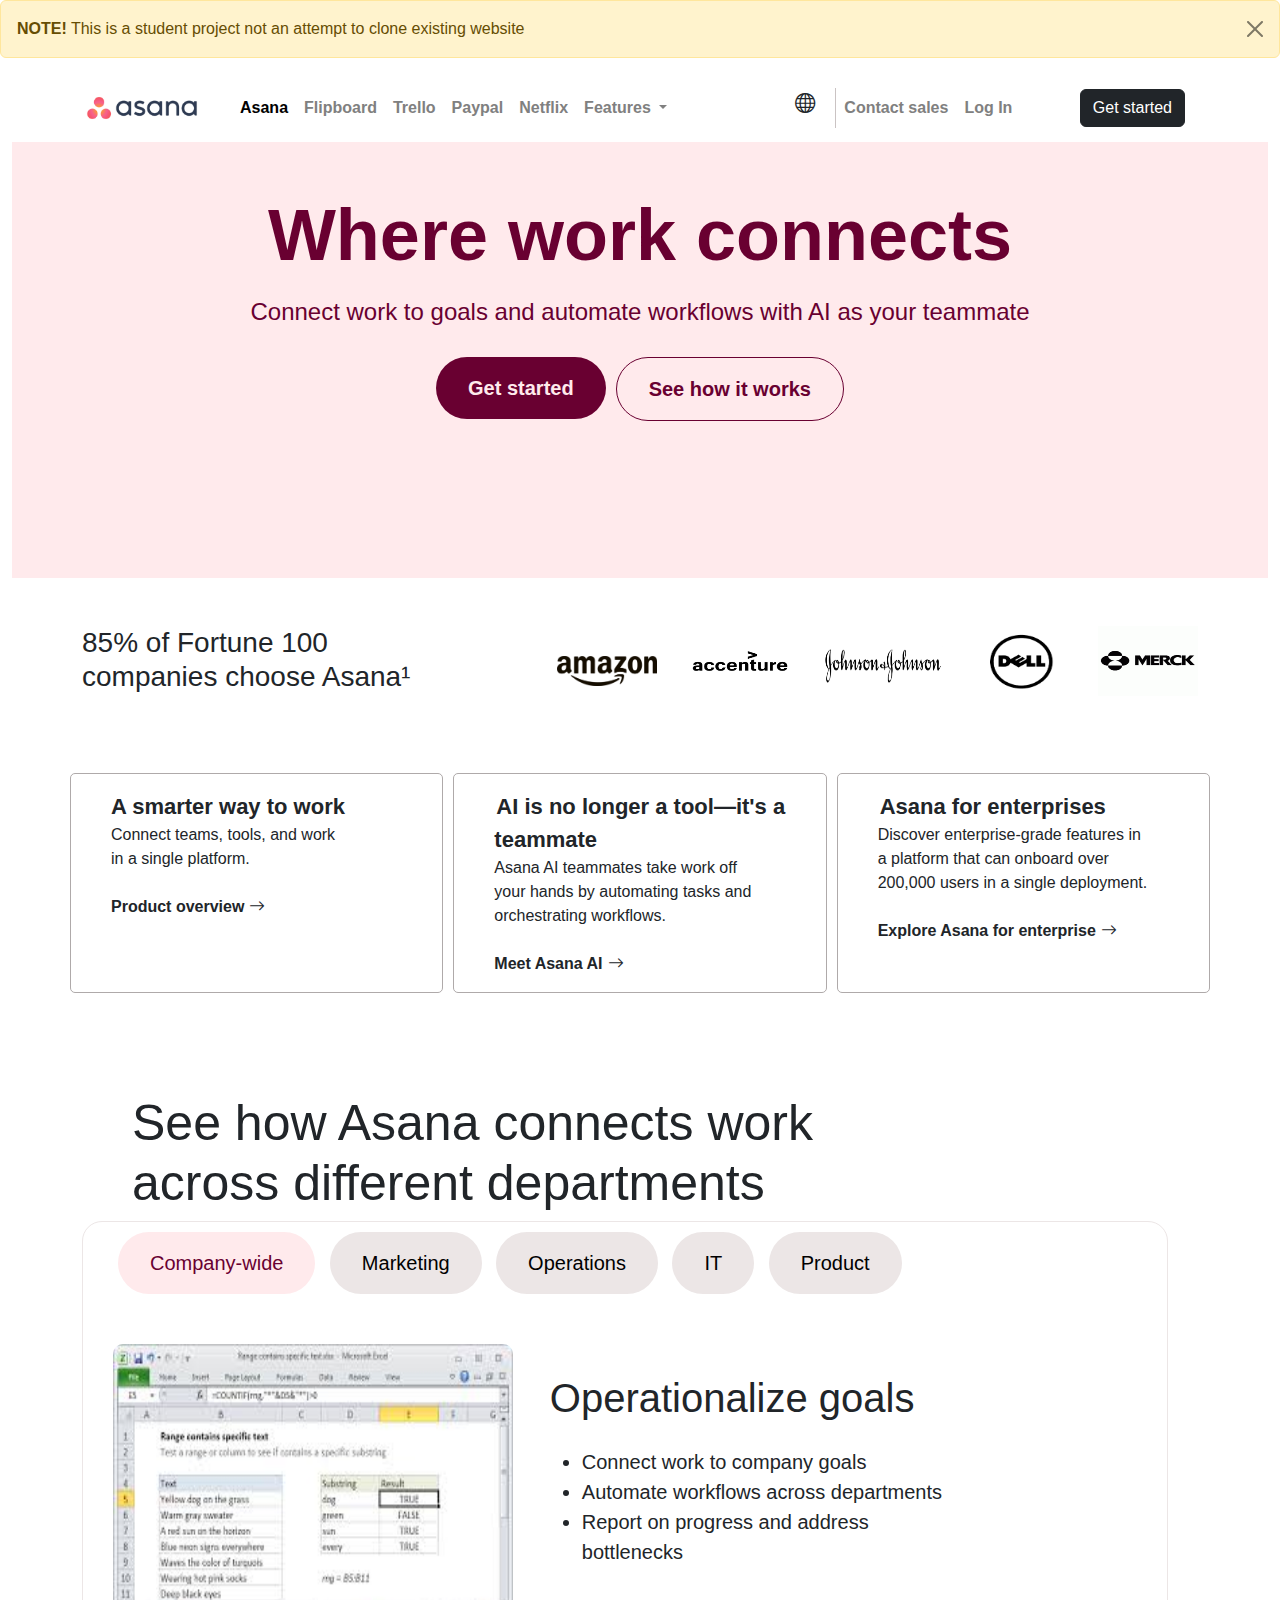
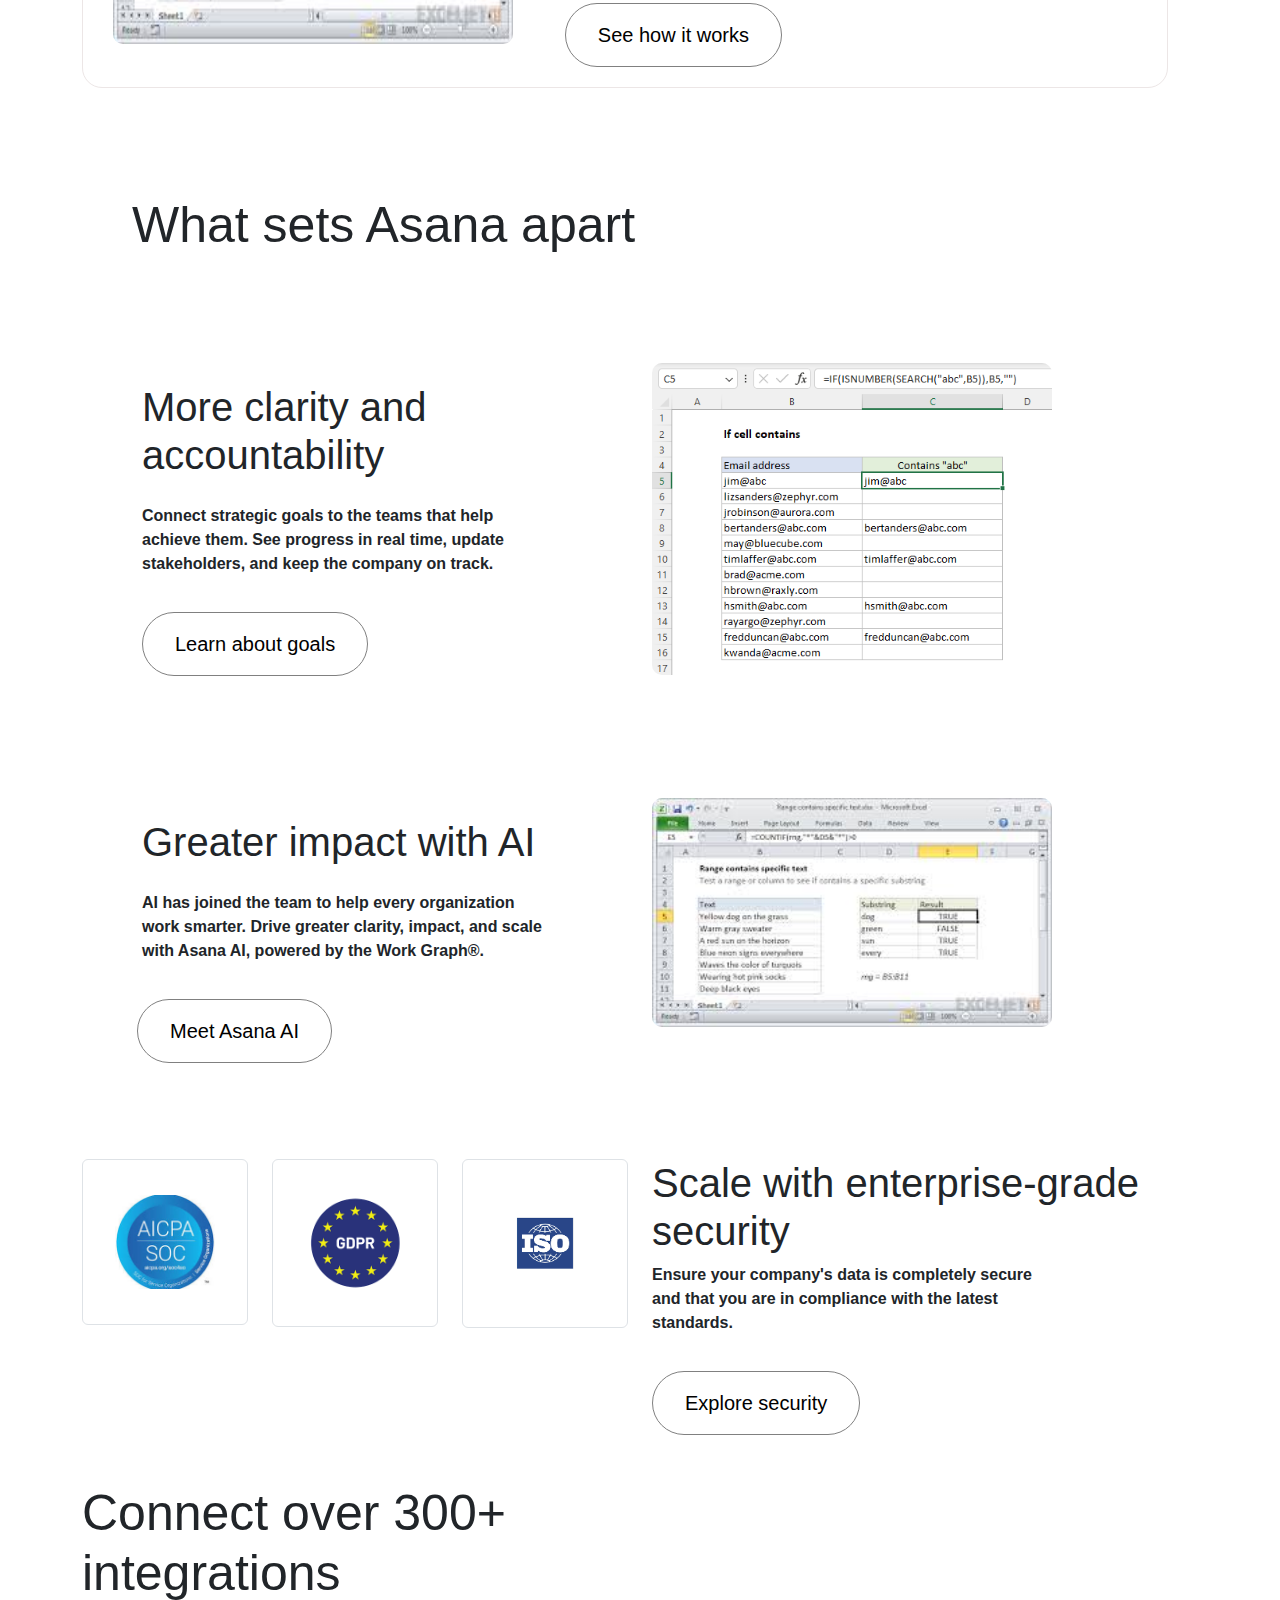
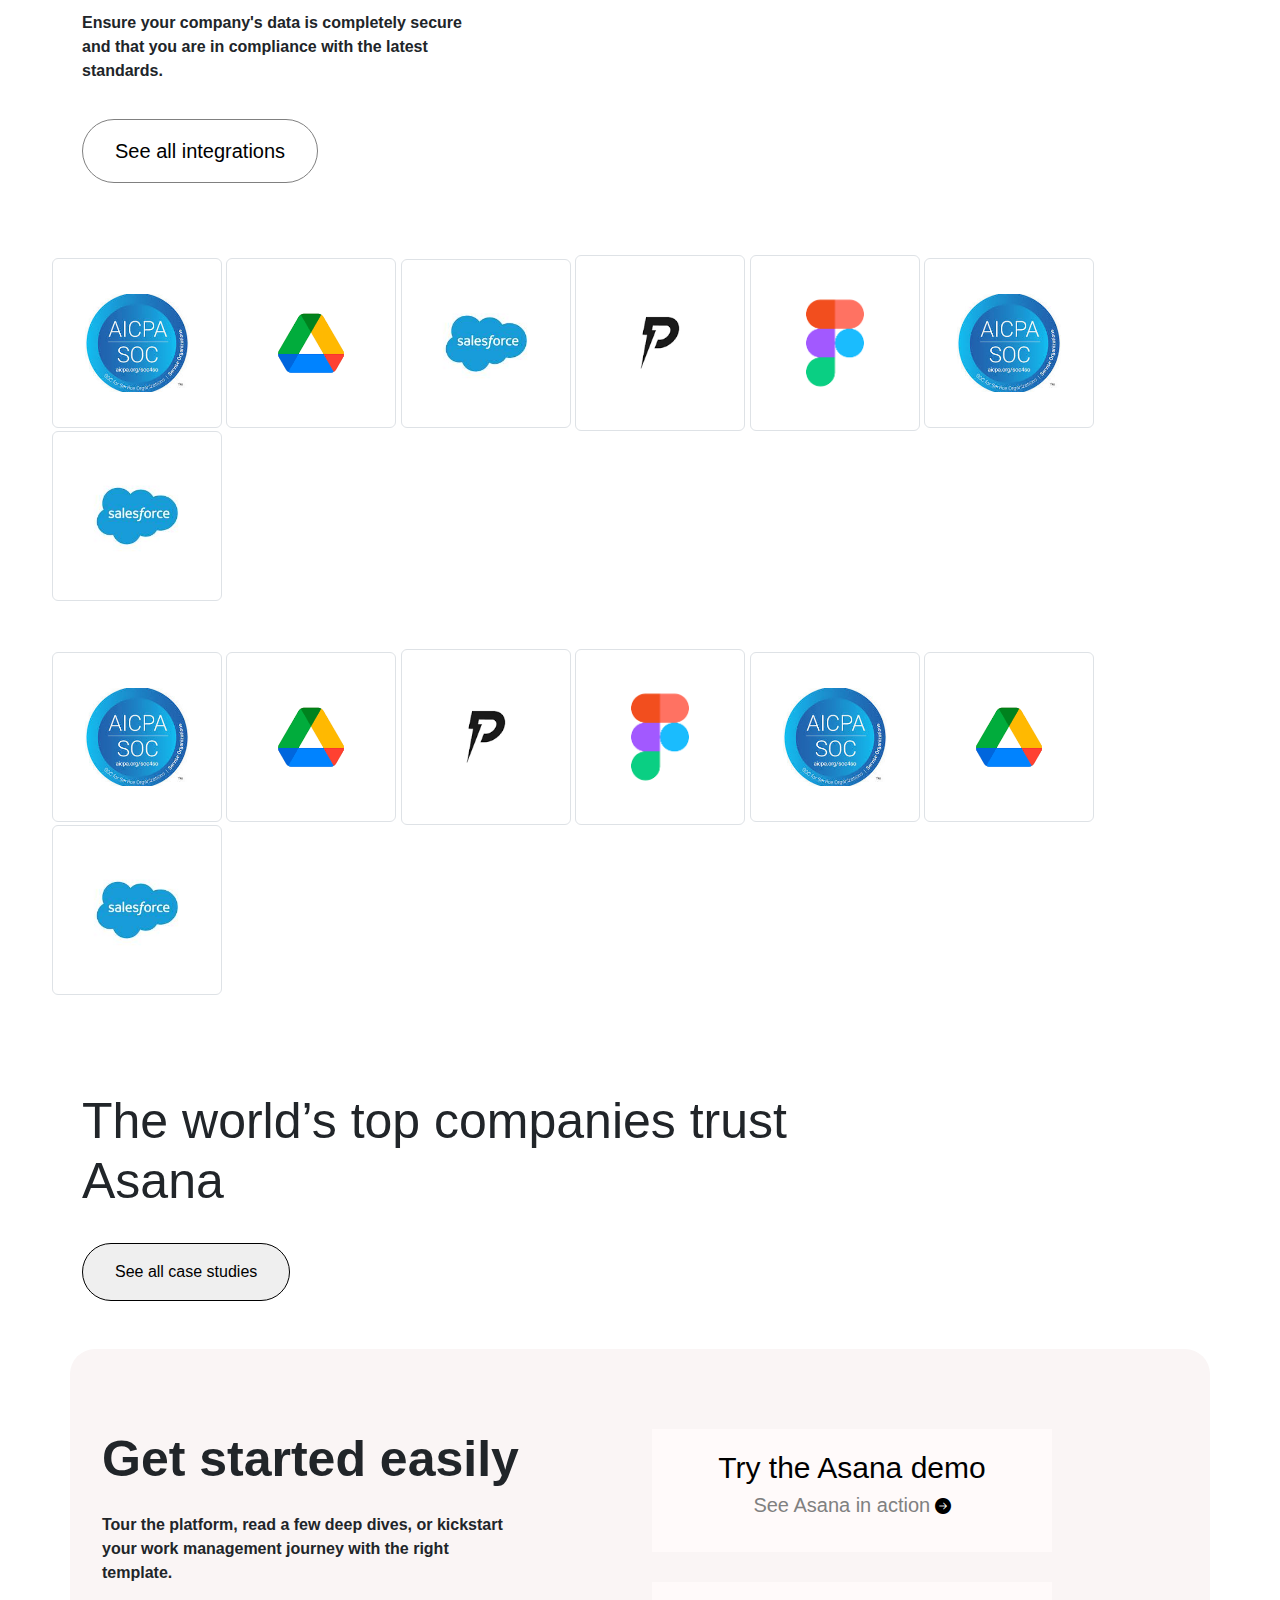
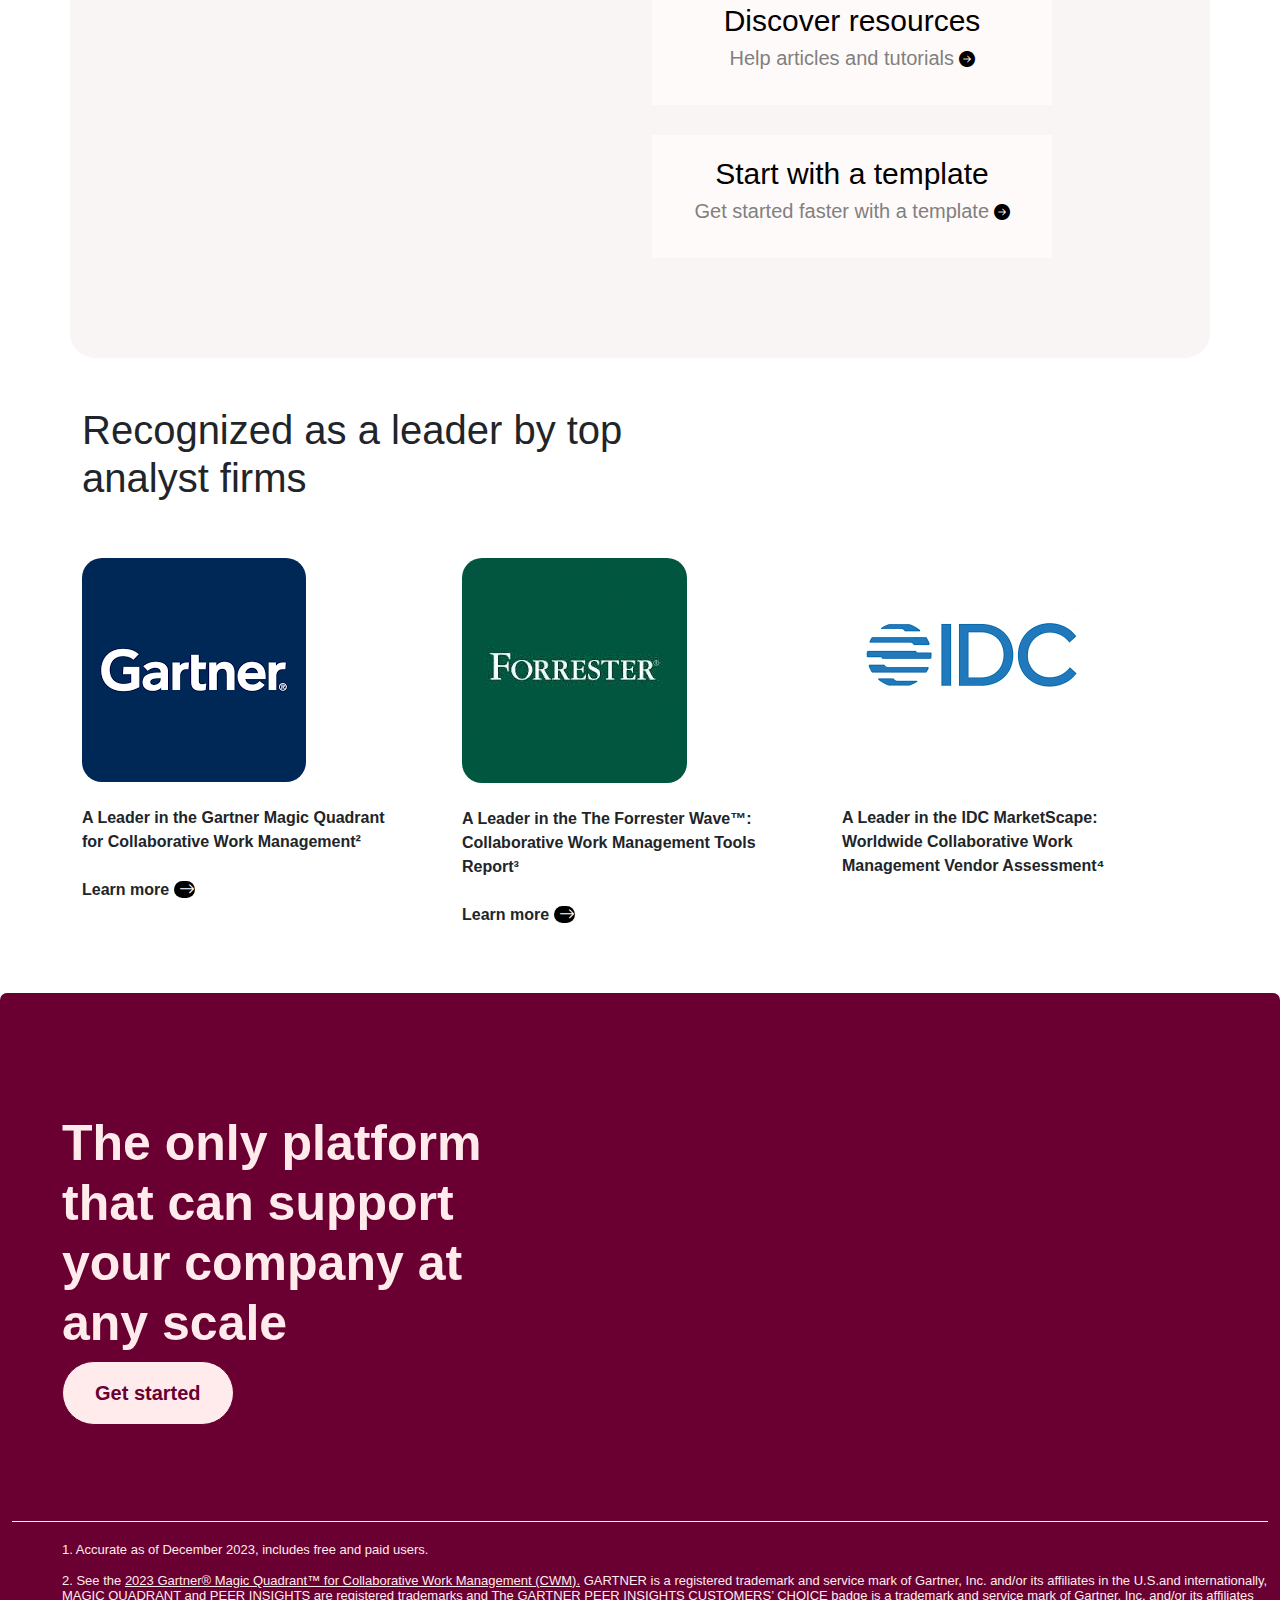
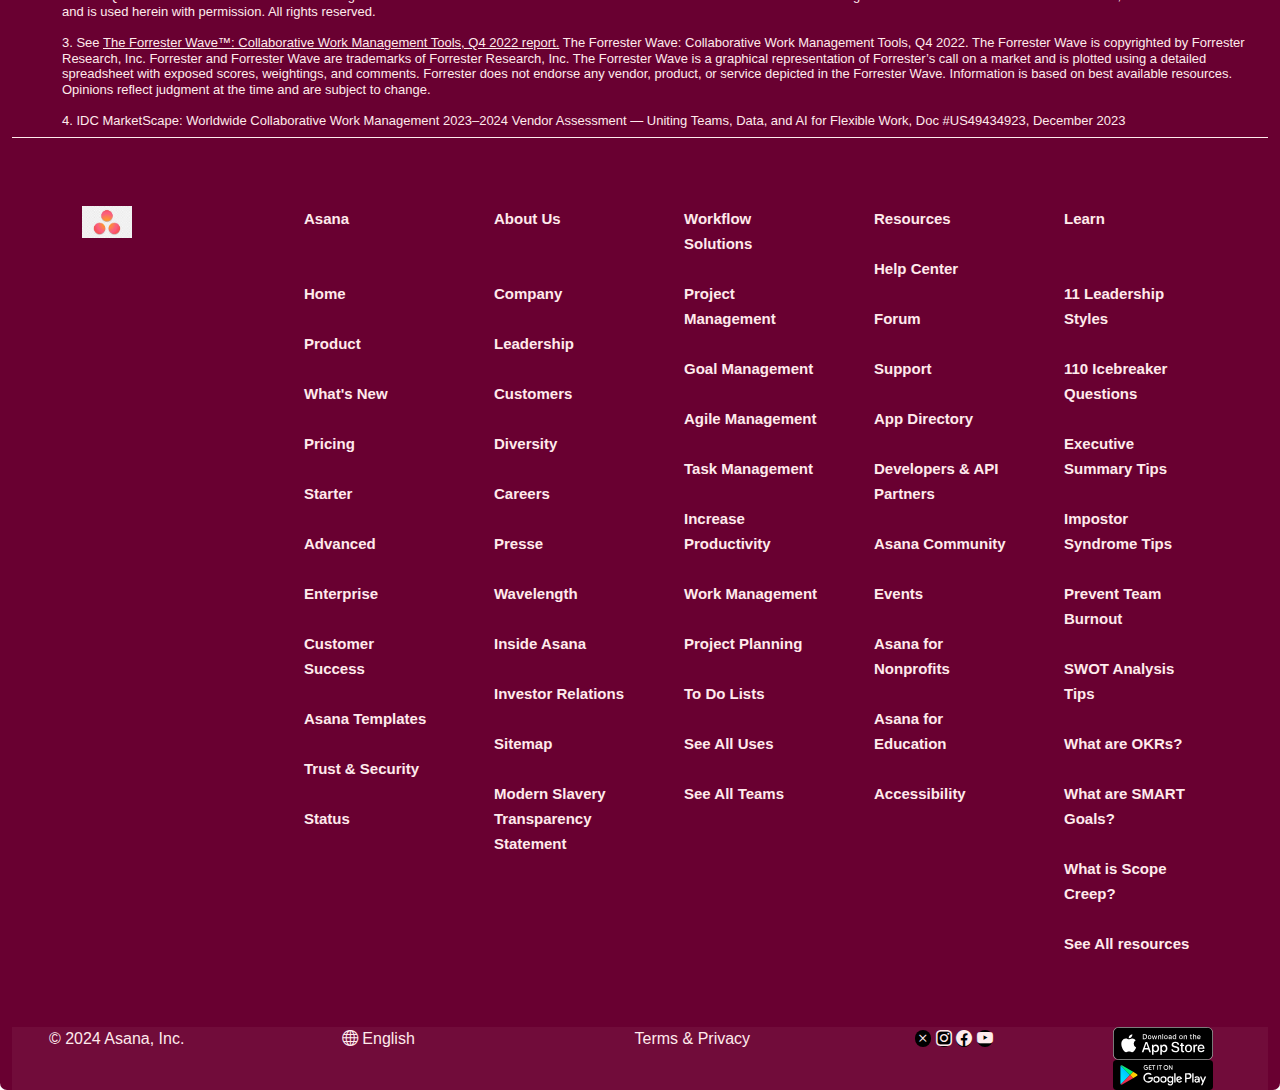
<file: index.html>
<!DOCTYPE html>
<html lang="en">

<head>
    <meta charset="UTF-8">
    <meta name="viewport" content="width=device-width, initial-scale=1.0">
    <title>ASANA</title>
    <link rel="stylesheet" href="index.css">
    <link href="https://cdn.jsdelivr.net/npm/bootstrap@5.3.3/dist/css/bootstrap.min.css" rel="stylesheet"
        integrity="sha384-QWTKZyjpPEjISv5WaRU9OFeRpok6YctnYmDr5pNlyT2bRjXh0JMhjY6hW+ALEwIH" crossorigin="anonymous">
    <script src="https://cdn.jsdelivr.net/npm/@popperjs/core@2.11.8/dist/umd/popper.min.js"
        integrity="sha384-I7E8VVD/ismYTF4hNIPjVp/Zjvgyol6VFvRkX/vR+Vc4jQkC+hVqc2pM8ODewa9r"
        crossorigin="anonymous"></script>
    <script src="https://cdn.jsdelivr.net/npm/bootstrap@5.3.3/dist/js/bootstrap.min.js"
        integrity="sha384-0pUGZvbkm6XF6gxjEnlmuGrJXVbNuzT9qBBavbLwCsOGabYfZo0T0to5eqruptLy"
        crossorigin="anonymous"></script>
    <link rel="stylesheet" href="https://cdn.jsdelivr.net/npm/bootstrap-icons@1.11.3/font/bootstrap-icons.min.css">

</head>

<body style="font-family: Arial, Helvetica, sans-serif;">
    <div class="alert alert-warning alert-dismissible fade show">
        <strong>NOTE!</strong> This is a student project not an attempt to clone existing website
        <button type="button" class="btn-close" data-bs-dismiss="alert"></button>
    </div>

    <nav class="navbar navbar-expand-lg bg-body-light sticky-top" style="background: white;">
        <div class="container">
            <img src="asana.png" alt="Asana" width="120">
            <button class="navbar-toggler" type="button" data-bs-toggle="collapse"
                data-bs-target="#navbarSupportedContent">
                <span class="navbar-toggler-icon"></span>
            </button>

            <div class="collapse navbar-collapse" id="navbarSupportedContent">
                <ul class="navbar-nav me-auto mb-2 mb-lg-0">
                    <li class="nav-item">
                        <a class="nav-link active" href="index.html">Asana</a>
                    </li>
                    <li class="nav-item">
                        <a class="nav-link" href="flipboard.html">Flipboard</a>
                    </li>
                    <li class="nav-item">
                        <a class="nav-link" href="trello.html">Trello</a>
                    </li>
                    <li class="nav-item">
                        <a class="nav-link" href="paypal.html">Paypal</a>
                    </li>
                    <li class="nav-item">
                        <a class="nav-link" href="netflix.html">Netflix</a>
                    </li>
                   
                    <li class="nav-item dropdown">
                        <a class="nav-link dropdown-toggle" href="#" data-bs-toggle="dropdown">
                            Features </a>
                        <ul class="dropdown-menu">
                            <li><a class="dropdown-item" href="#">Product Overview</a></li>
                            <li><a class="dropdown-item" href="#">App integrations</a></li>
                            <li><a class="dropdown-item" href="#">All features</a></li>
                        </ul>
                    </li>
                    <div class="globe"> <i class="bi bi-globe"></i></div>
                    <li class="nav-item">
                        <a class="nav-link" href="#">Contact sales</a>
                    </li>
                    <li class="nav-item">
                        <a class="nav-link" href="#">Log In</a>
                    </li>
                </ul>
            </div>
            <div class="btn">
                <button type="submit" class="btn btn-dark">Get started</button>
            </div>
        </div>
        </div>
    </nav>

    <div class="container-fluid">
        <div class="connect">
            <div class="where">
                <h1>Where work connects</h1>
                <h4> Connect work to goals and automate workflows with AI as your teammate</h4>
            </div>
            <div class="side">
                <div class="get">
                    <button type="submit">
                        Get started
                    </button>
                </div>
                <div class="how">
                    <button type="submit">
                        See how it works
                    </button>
                </div>
            </div>
            <div class="video">
                <video src="https://mazwai.com/stock-video-footage"></video>
            </div>
        </div>
    </div> <br><br>
    <div class="container">
        <div class="row">
            <div class="col-sm-5">
                <h3> 85% of Fortune 100 <br> companies choose Asana¹</h3>
            </div>
            <div class="col-sm-7" style="display: flex;justify-content: space-between;">
                <img src="amazon.webp" alt="Amazon" width="100" height="30" style="margin-top: 30px;">
                <img src="accenture.png" alt="Accenture" width="110" height="30" style="margin-top: 20px;">
                <img src="john.png" alt="Johnson" width="120" height="40" style="margin-top: 20px;">
                <img src="dell.png" alt="Dell" width="100" height="70">
                <img src="merck.png" alt="Merck" width="100" height="70">
            </div>
        </div>
    </div> <br><br><br>

    <div class="container px-4" style="font-family: Arial, Helvetica, sans-serif;">
        <div class="row gx-5">
            <div class="col" style="border: 1px solid rgb(175, 170, 170); border-radius: 5px;margin-right: 10px;">
                <div class="p-3"><span style="font-size: 22px;font-weight: bold;">
                        A smarter way to work
                        <br></span>
                    Connect teams, tools, and work <br>in a single platform. <br><br>
                    <b> Product overview<i class="bi bi-arrow-right" style="padding-left: 5px;"></i></b>
                </div>
            </div>
            <div class="col" style="border: 1px solid rgb(175, 170, 170); border-radius: 5px;">
                <div class="p-3"><span style="font-size: 22px;padding-left: 2px;font-weight: bold;">AI is no longer a
                        tool—it's a <br>teammate <br></span>
                    Asana AI teammates take work off <br>your hands by automating tasks and <br>orchestrating workflows.
                    <br><br>
                    <b>Meet Asana AI<i class="bi bi-arrow-right" style="padding-left: 5px;"></i></b>
                </div>
            </div>
            <div class="col" style="border: 1px solid rgb(175, 170, 170); border-radius: 5px;margin-left: 10px;">
                <div class="p-3"><span style="font-size: 22px;padding-left: 2px;font-weight: bold;">Asana for
                        enterprises <br></span>
                    Discover enterprise-grade features in <br>a platform that can onboard over <br>200,000 users in a
                    single
                    deployment. <br><br>

                    <b> Explore Asana for enterprise<i class="bi bi-arrow-right" style="padding-left: 5px;"></i></b>
                </div>
            </div>
        </div>
    </div>

    <div class="container">
        <div class="see">
            <h2>See how Asana connects work <br>
                across different departments</h2>
        </div>
        <div class="different">
            <div class="company">
                <button type="button" style="background: #FFEAEC; color: #690031;">Company-wide</button>
                <button type="button">Marketing</button>
                <button type="button">Operations</button>
                <button type="button">IT</button>
                <button type="button">Product</button>
            </div>
            <div class="d-flex" style="justify-content: space-between;">
                <div class="row">
                    <div class="col">
                        <div class="globex"><img src="text1.jfif" alt="text1"></div>
                    </div>

                    <div class="col" style="margin-top: 70px;">
                        <h1 style="font-family: Arial, Helvetica, sans-serif; margin-bottom: 25px;">Operationalize
                            goals
                        </h1>
                        <ol style="font-family: Arial, Helvetica, sans-serif;font-size: 20px;list-style-type: disc;">
                            <li> Connect work to company goals

                            </li>
                            <li>Automate workflows across departments

                            </li>
                            <li> Report on progress and address bottlenecks</li>
                        </ol>
                        <div class="goals">
                            <button type="submit" style="margin-left: 15px;">See how it works</button>
                        </div>
                    </div>
                </div>
            </div>
        </div>
    </div>
    <div class="container">
        <div class="apart" style="font-size: 50px;margin: 100px 0px 50px 50px;">
            What sets Asana apart
        </div>
    </div>
    <div class="container">
        <div class="row">
            <div class="col">
                <div style="margin: 70px 0px 0px 60px;">
                    <h1 style="margin-bottom: 25px;">More clarity and <br> accountability</h1>
                    <p style="font-weight: 600;">Connect strategic goals to the teams that help <br>
                        achieve them. See progress in real time, update <br>
                        stakeholders, and keep the company on track.</p>
                </div>
                <div class="about">
                    <button type="submit" style="margin-left: 60px;">
                        Learn about goals
                    </button>
                </div>
            </div>
            <div class="col">
                <div class="learn">
                    <div class="team">
                        <img src="text2.png" alt="textimage">
                    </div>
                </div>
            </div>
        </div>
    </div><br><br><br>
    <div class="container">
        <div class="row">
            <div class="col">
                <div style="margin: 70px 0px 0px 60px;">
                    <h1 style="margin-bottom: 25px;">Greater impact with AI</h1>
                    <p style="font-weight: 600;">AI has joined the team to help every organization <br>
                        work smarter. Drive greater clarity, impact, and scale <br>
                        with Asana AI, powered by the Work Graph®.</p>
                </div>
                <div class="meet">
                    <button type="submit">
                        Meet Asana AI
                    </button>
                </div>
            </div>
            <div class="col">
                <div class="another">
                    <img src="text1.jfif" alt="microsoftimage">
                </div>
            </div>
        </div>
    </div>
    <br><br><br><br>
    <div class="container">
        <div class="row">
            <div class="col-2">
                <img src="aicpa.jfif" class="img-thumbnail" alt="AICPA" width="170" style="padding: 35px 32px;">
            </div>
            <div class="col-2"> <img src="gdpr.png" class="img-thumbnail" alt="GDPR" width="170px"
                    style="padding: 33px 32px;">
            </div>
            <div class="col-2"> <img src="iso.png" class="img-thumbnail" alt="ISO" width="200px"
                    style="padding: 53px 32px;">
            </div>
            <div class="col-6">
                <h1>Scale with enterprise-grade <br> security</h1>
                <p style="font-weight: 600;">
                    Ensure your company's data is completely secure <br>
                    and that you are in compliance with the latest <br>
                    standards.</p>

                <div class="xplore">
                    <button type="submit">
                        Explore security
                    </button>
                </div>
            </div>
        </div>
    </div>
    </div><br><br>
    <div class="container">
        <div class="row">
            <div class="col">
                <div class="over">
                    <div class="data">
                        <h1 style=" font-size: 50px;">Connect over 300+ <br>integrations</h1>
                        <p style="font-weight: 600;">
                            Ensure your company's data is completely secure <br>
                            and that you are in compliance with the latest <br>
                            standards.
                        </p>
                        <div class="integer"><button type="submit">
                                See all integrations
                            </button></div>
                    </div>
                </div>
            </div>
        </div>
    </div><br><br><br>
    <div class="container-fluid">
        <div class="anime" style="margin-left: 40px;">
            <img src="aicpa.jfif" class="img-thumbnail" alt="AICPA" width="170" style="padding: 35px 32px;">
            <img src="dri.png" class="img-thumbnail" alt="DRIVE" width="170" style=" padding: 35px 32px;">
            <img src="sales.jfif" class="img-thumbnail" alt="SALESFORCE" width="170" style=" padding: 35px 32px;">
            <img src="plo.png" class="img-thumbnail" alt="P" width="170" style=" padding: 35px 32px;">
            <img src="figma.png" class="img-thumbnail" alt="FIGMA" width="170" style=" padding: 35px 32px;">
            <img src="aicpa.jfif" class="img-thumbnail" alt="AICPA" width="170" style="padding: 35px 32px;">
            <img src="sales.jfif" class="img-thumbnail" alt="SALESFORCE" width="170" style=" padding: 35px 32px;">
        </div>
        <br><br>
        <div class="anime" style="margin-left: 40px;">
            <img src="aicpa.jfif" class="img-thumbnail" alt="AICPA" width="170" style="padding: 35px 32px;">
            <img src="dri.png" class="img-thumbnail" alt="DRIVE" width="170" style=" padding: 35px 32px;">
            <img src="plo.png" class="img-thumbnail" alt="P" width="170" style=" padding: 35px 32px;">
            <img src="figma.png" class="img-thumbnail" alt="FIGMA" width="170" style=" padding: 35px 32px;">
            <img src="aicpa.jfif" class="img-thumbnail" alt="AICPA" width="170" style="padding: 35px 32px;">
            <img src="dri.png" class="img-thumbnail" alt="DRIVE" width="170" style=" padding: 35px 32px;">
            <img src="sales.jfif" class="img-thumbnail" alt="SALESFORCE" width="170" style=" padding: 35px 32px;">
        </div>
    </div> <br><br><br><br>
    <div class="container">
        <div class="row">
            <div class="col">
                <h1 style="font-size: 50px;">The world’s top companies trust <br>Asana</h1> <br>
                <button type="submit" style="border: 1px solid black; padding: 16px 32px; border-radius: 100px;">See
                    all case studies</button> <br><br><br>
            </div>
        </div>
    </div>

    <div class="container"
        style="background: rgb(250, 245, 245);border-radius: 25px;display: flex;justify-content: space-between;">
        <div class="row">
            <div class="col">
                <h1 style="font-size: 50px;margin: 80px 0px 0px 20px;font-weight: bold;">Get started easily</h1> <br>
                <p style="font-weight: 600;margin-left: 20px;">Tour the platform, read a few deep dives, or kickstart
                    <br>your work management journey with
                    the right <br>template.
                </p> <br><br>
            </div>
            <div class="col" style="display: block; margin-bottom: 100px;">
                <button type="button"
                    style="background: rgb(255, 250, 250);width: 400px;padding: 16px 32px;border: none;margin-top: 80px;">
                    <p><span style="font-weight: 800px;font-size: 30px;">Try the Asana demo <br></span>
                        <span style="font-size: 20px;font-weight: 500px;color: gray;"> See Asana in action</span> <i
                            class="bi bi-arrow-right-circle-fill"></i>
                    </p>
                </button>
                <button type="button"
                    style="background: rgb(255, 250, 250);width: 400px;padding: 16px 32px;border: none;margin-top: 30px;">
                    <p><span style="font-weight: 800px;font-size: 30px;">Discover resources<br></span>
                        <span style="font-size: 20px;font-weight: 500px;color: gray;">Help articles and tutorials</span>
                        <i class="bi bi-arrow-right-circle-fill"></i>
                    </p>
                </button>
                <button type="button"
                    style="background: rgb(255, 250, 250);width: 400px;padding: 16px 32px;border: none;margin-top: 30px;">
                    <p><span style="font-weight: 800px;font-size: 30px;">Start with a template <br></span>
                        <span style="font-size: 20px;font-weight: 500px;color: gray;">Get started faster with a
                            template</span> <i class="bi bi-arrow-right-circle-fill"></i>
                    </p>
                </button>
            </div>
        </div>
    </div><br><br>
    <div class="container">
        <h1>Recognized as a leader by top <br>analyst firms</h1><br><br>
    </div>
    <div class="container" style="margin-bottom: 50px;">
        <div class="row">

            <div class="col-sm-4 mb-3 mb-sm-0">
                <img src="gartner.png" alt="" style="border-radius: 20px;"><br><br>
                <p style="font-weight: 600;">A Leader in the Gartner Magic Quadrant <br>for Collaborative Work
                    Management² <br><br>
                    Learn more <i class="bi bi-arrow-right"
                        style="padding-left: 5px;background: black;border-radius: 100px;color: white;"></i>
                </p>
            </div>
            <div class="col-sm-4">
                <img src="forrester.jfif" alt="" style="border-radius: 20px;"><br><br>
                <p style="font-weight: 600;">A Leader in the The Forrester Wave™: <br>Collaborative Work Management
                    Tools <br>Report³
                    <br><br>
                    Learn more <i class="bi bi-arrow-right"
                        style="padding-left: 5px;background: black;border-radius: 100px;color: white;"></i>
                </p>
            </div>
            <div class="col-sm-4">
                <img src="idc.png" alt="" style="border-radius: 20px;"><br><br>
                <p style="font-weight: 600;margin-top: 30px;"> A Leader in the IDC MarketScape: <br>Worldwide
                    Collaborative Work <br>Management Vendor
                    Assessment⁴</i></p>
            </div>
        </div>
    </div>



    <footer>
        <div class="container-fluid" style="background: #690031; border-radius: 7px;">
            <h1 style="color: #FFEAEC; font-size: 50px; padding: 120px 0px 0px 50px;
                            font-weight: 600;font-family: Arial, Helvetica, sans-serif;">
                The only platform <br> that can support <br> your company at <br> any scale
            </h1>
            <div class="star">
                <button type="submit">
                    Get started
                </button>
            </div> <br><br><br><br>
            <div class="scape" style="padding-left: 50px;color: #FFEAEC;font-family: Arial, Helvetica, sans-serif; border-top: 1px solid #FFEAEC;
                border-bottom: 1px solid #FFEAEC;margin-bottom: 20px;">
                <h6 style="font-size: 13px; margin-top: 20px;">
                    1. Accurate as of December 2023, includes free and paid users. <br><br>

                    2. See the <span style="text-decoration: underline;"> 2023 Gartner® Magic Quadrant™ for
                        Collaborative Work Management (CWM).</span> GARTNER is a registered trademark and service
                    mark of Gartner, Inc. and/or its affiliates in the U.S.and internationally, <br> MAGIC QUADRANT
                    and PEER INSIGHTS are registered trademarks and The GARTNER PEER INSIGHTS CUSTOMERS’ CHOICE
                    badge is a trademark and service mark of Gartner, Inc. and/or its affiliates <br>and is used herein
                    with permission. All rights reserved. <br><br>

                    3. See <span style="text-decoration: underline;"> The Forrester Wave™: Collaborative Work
                        Management Tools, Q4 2022 report.</span> The Forrester Wave: Collaborative Work
                    Management Tools, Q4 2022. The Forrester Wave is copyrighted by Forrester <br>
                    Research, Inc. Forrester and Forrester Wave are trademarks of Forrester Research, Inc. The Forrester
                    Wave is a graphical representation of Forrester’s call on a market and is plotted using a detailed
                    <br> spreadsheet with exposed scores, weightings, and comments. Forrester does not endorse any
                    vendor,
                    product, or service depicted in the Forrester Wave. Information is based on best available
                    resources. <br>Opinions reflect judgment at the time and are subject to change. <br><br>

                    4. IDC MarketScape: Worldwide Collaborative Work Management 2023–2024 Vendor Assessment — Uniting
                    Teams, Data, and AI for Flexible Work, Doc #US49434923, December 2023
                </h6>
            </div> <br><br>
            <div class="container"
                style="color: #FFEAEC; font-family: Arial, Helvetica, sans-serif; line-height: 25px;margin-bottom: 30px; font-size: 15px; font-weight: bold;">
                <div class="row">
                    <div class="col"> <img src="asana2.jfif" alt="Asanaicon" width="50"></div>
                    <div class="col">
                        <ul style="list-style-type: none;">
                            <li>Asana</li><br><br>
                            <li> Home </li><br>
                            <li> Product</li><br>
                            <li> What's New</li><br>
                            <li> Pricing</li><br>
                            <li> Starter</li><br>
                            <li>Advanced</li><br>
                            <li>Enterprise</li><br>
                            <li> Customer Success</li><br>
                            <li>Asana Templates</li><br>
                            <li>Trust & Security</li><br>
                            <li>Status</li>
                        </ul> <br><br>
                    </div>

                    <div class="col">
                        <ul style="list-style-type: none;">
                            <li>About Us</li><br><br>
                            <li>Company</li><br>
                            <li>Leadership</li><br>
                            <li>Customers</li><br>
                            <li>Diversity</li><br>
                            <li>Careers</li><br>
                            <li>Presse</li><br>
                            <li>Wavelength</li><br>
                            <li>Inside Asana</li><br>
                            <li>Investor Relations</li><br>
                            <li>Sitemap</li><br>
                            <li>Modern Slavery Transparency Statement</li>
                        </ul> <br><br>
                    </div>
                    <div class="col">
                        <ul style="list-style-type: none;">Workflow Solutions <br><br>
                            <li>Project Management</li> <br>
                            <li> Goal Management </li><br>
                            <li>Agile Management</li> <br>
                            <li>Task Management </li><br>
                            <li>Increase Productivity</li> <br>
                            <li>Work Management </li><br>
                            <li>Project Planning </li><br>
                            <li>To Do Lists</li> <br>
                            <li>See All Uses </li><br>
                            <li>See All Teams

                            </li><br><br>
                        </ul>
                    </div>
                    <div class="col">
                        <ul style="list-style-type: none;">Resources <br><br>
                            <li>Help Center </li><br>
                            <li> Forum </li><br>
                            <li>Support </li><br>
                            <li>App Directory</li> <br>
                            <li> Developers & API <br>
                            <li>Partners</li><br>
                            <li>Asana Community</li> <br>
                            <li>Events </li><br>
                            <li>Asana for Nonprofits</li> <br>
                            <li>Asana for Education </li><br>
                            <li> Accessibility</li><br><br>
                        </ul>
                    </div>

                    <div class="col">
                        <ul style="list-style-type: none;">
                            <li>Learn </li><br><br>
                            <li> 11 Leadership Styles </li><br>
                            <li>110 Icebreaker Questions </li><br>
                            <li>Executive Summary Tips </li><br>
                            <li>Impostor Syndrome Tips </li><br>
                            <li>Prevent Team Burnout </li><br>
                            <li> SWOT Analysis Tips </li><br>
                            <li> What are OKRs? </li><br>
                            <li> What are SMART Goals?</li> <br>
                            <li> What is Scope Creep?</li> <br>
                            <li>See All resources</li> <br>
                        </ul>
                    </div>
                </div>
            </div>

            <div class="container-fluid" style="color: #FFEAEC; background: #710C3A;">
                <div class="row text-center justify-content-center">
                    <div class="col-md-2 mb-md-3">
                        &copy; 2024 Asana, Inc.
                    </div>

                    <div class="col-md-3 mb-md-3"> <i class="bi bi-globe"></i>
                        English
                    </div>
                    <div class="col-md-3 mb-sm-3">Terms & Privacy</div>
                    <div class="col-md-2 mb-sm-3"><i class="bi bi-x"
                            style="background: black; border-radius: 100px;"></i>
                        <i class="bi bi-linkedln" style="background: black; border-radius: 100px;"></i>
                        <i class="bi bi-instagram" style="background: black; border-radius: 100px;"></i>
                        <i class="bi bi-facebook" style="background: black; border-radius: 100px;"></i>
                        <i class="bi bi-youtube" style="background: black; border-radius: 16px;"></i>
                    </div>
                    <div class="col-md-2"><img src="download.svg" alt="" width="100">
                        <img src="google play.svg" alt="" width="100">
                    </div>
                </div>
            </div>
        </div>
    </footer>

</body>

</html>
</file>
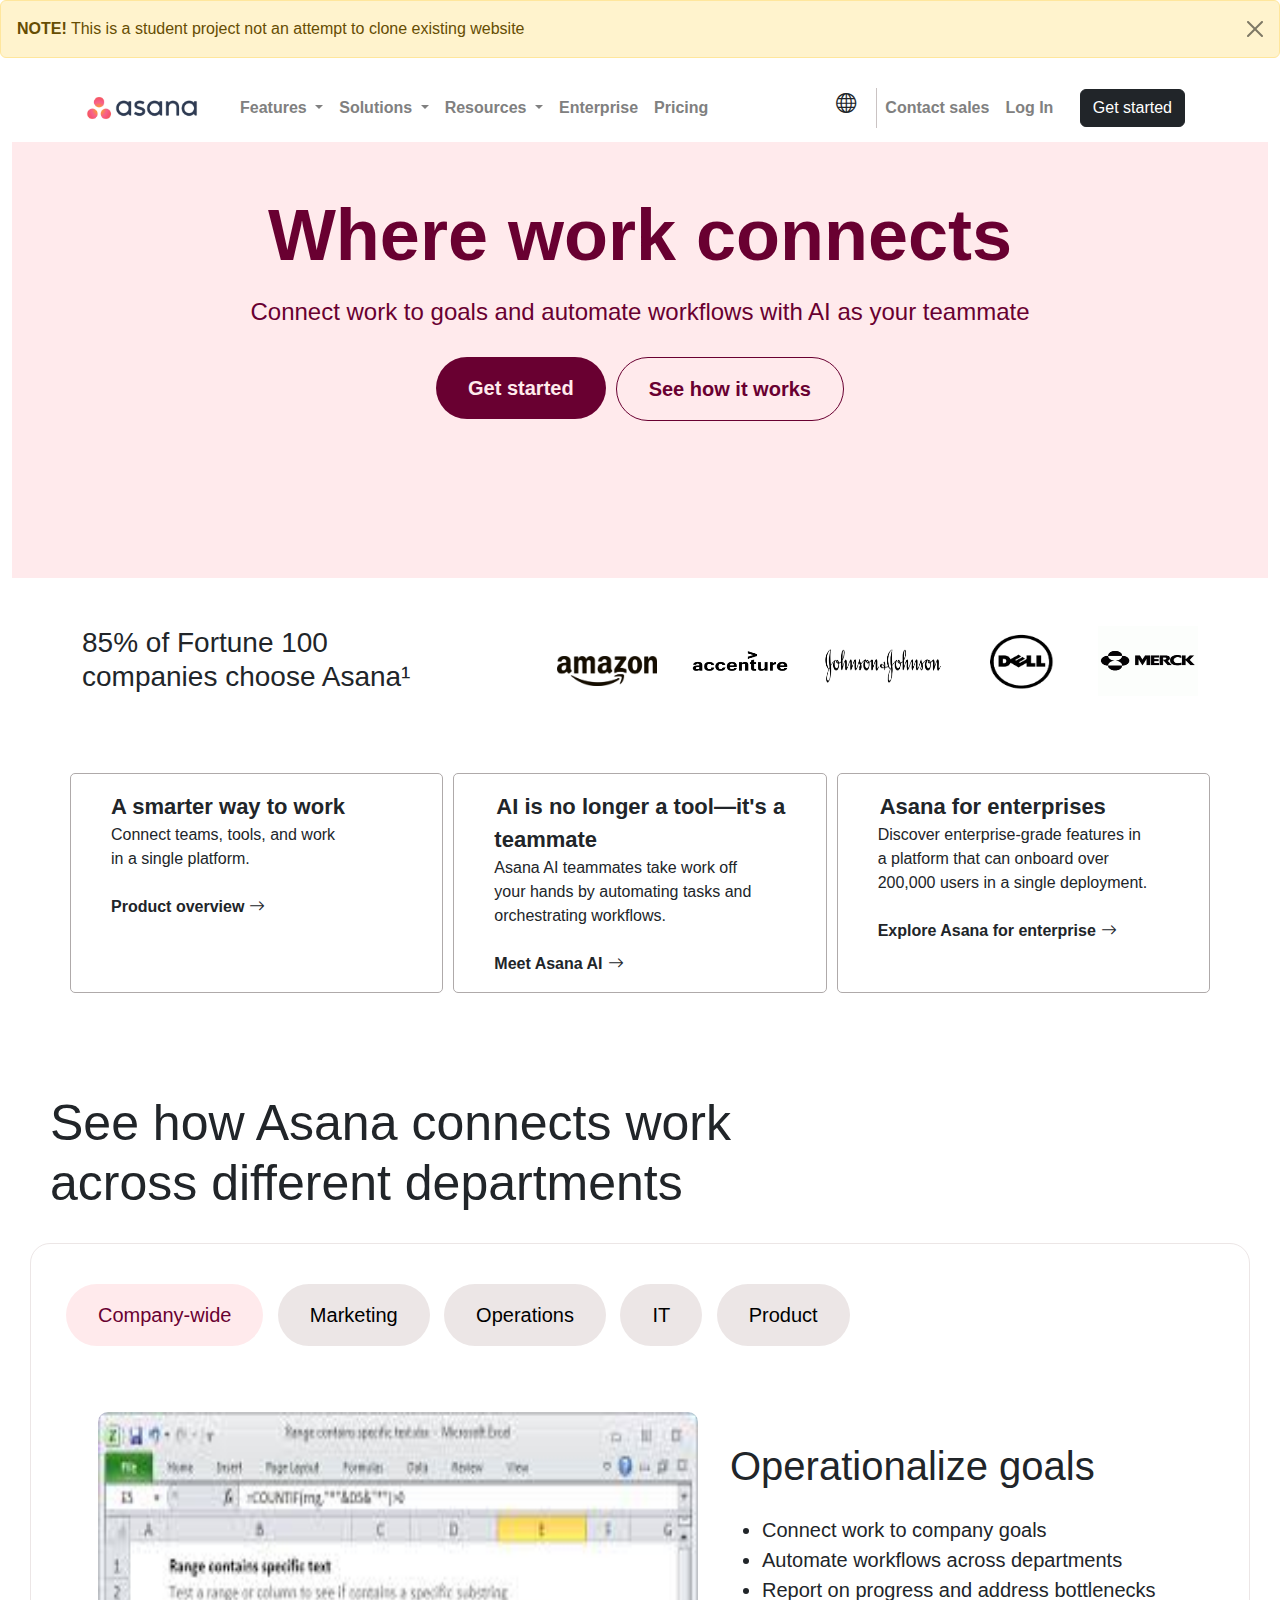
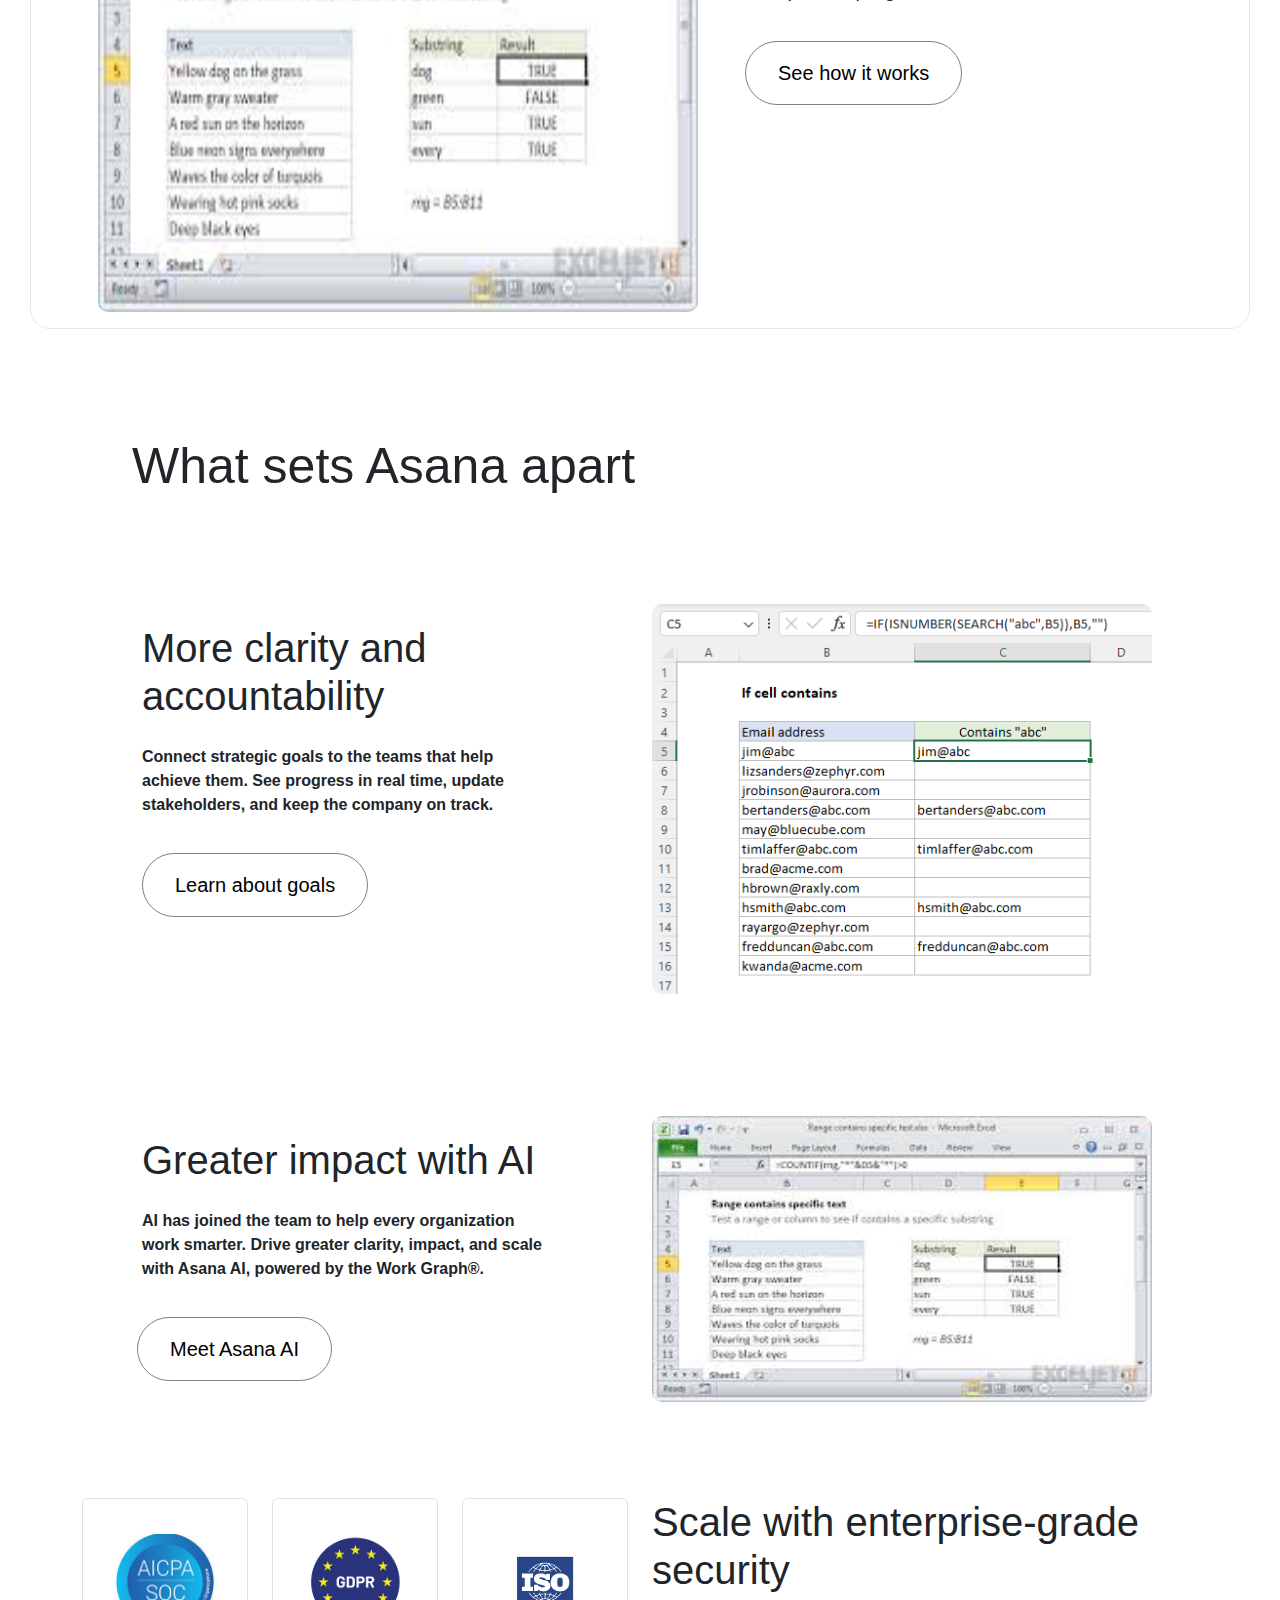
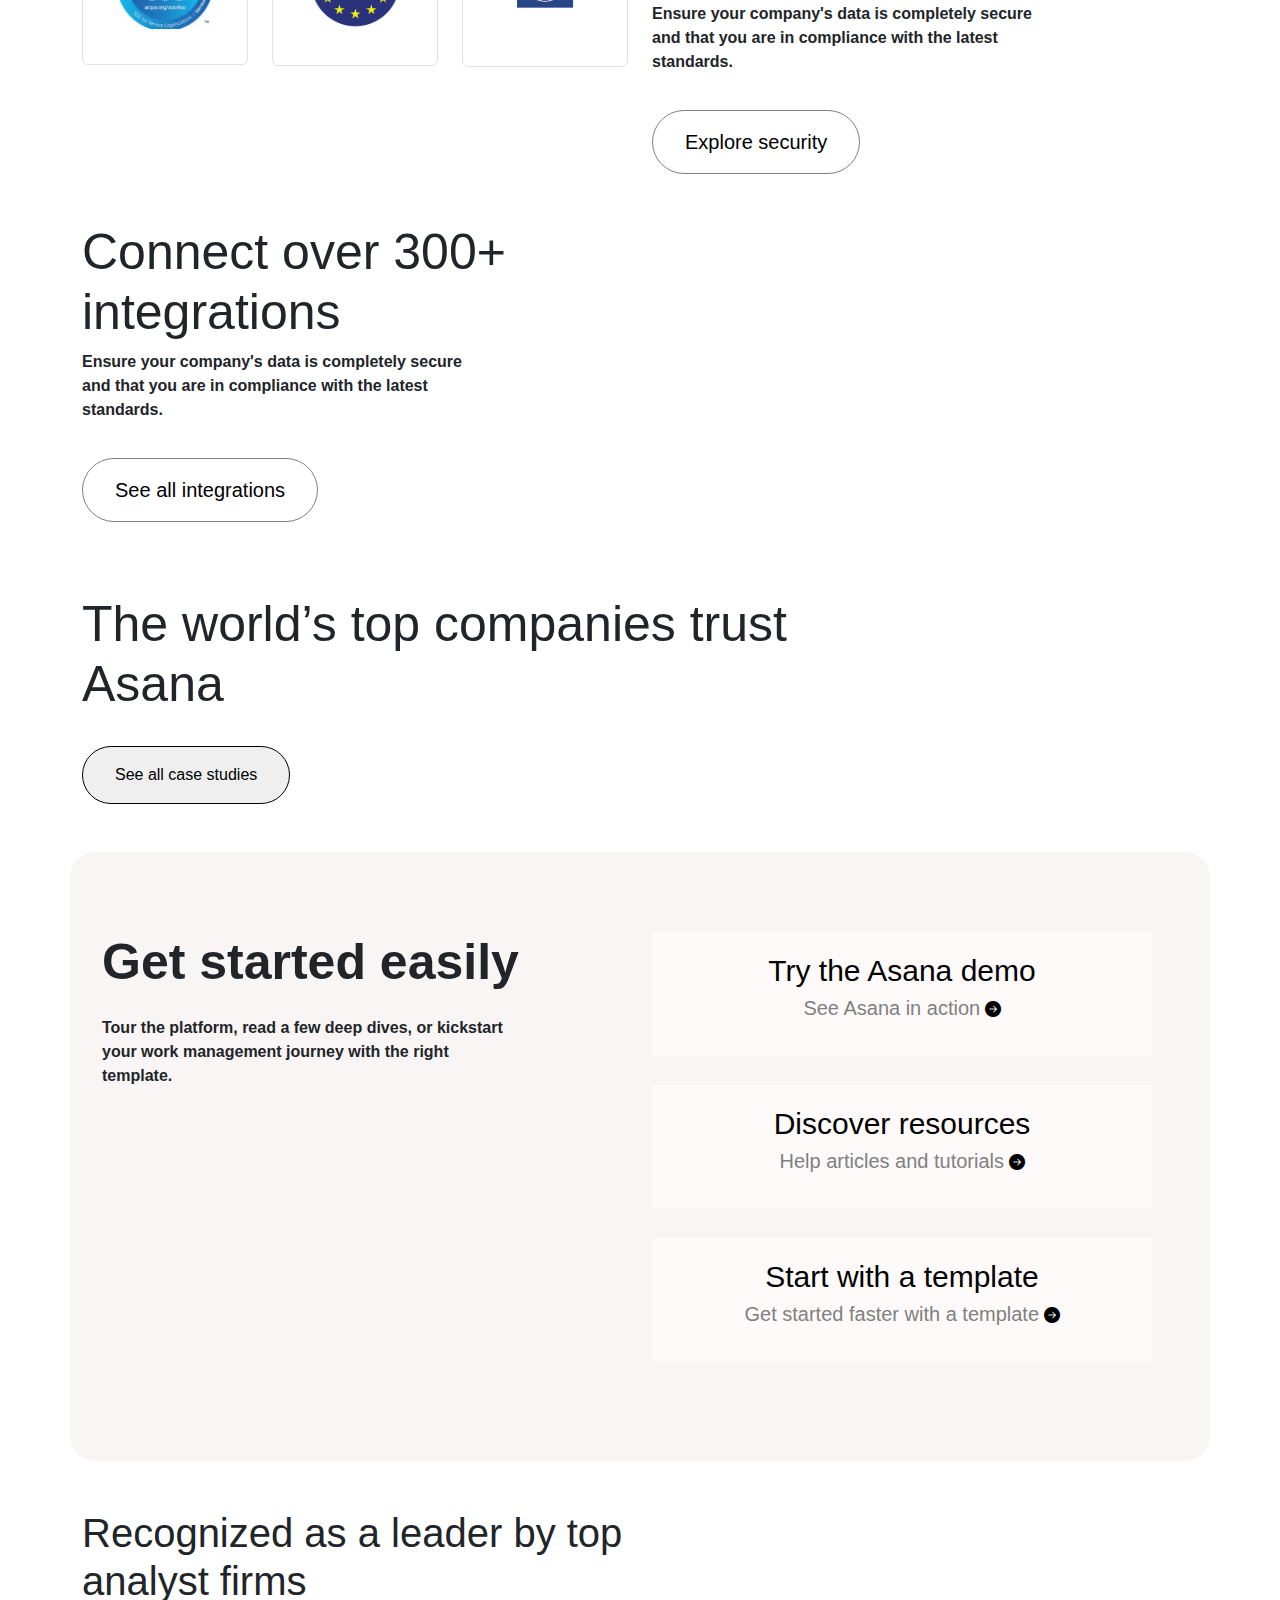
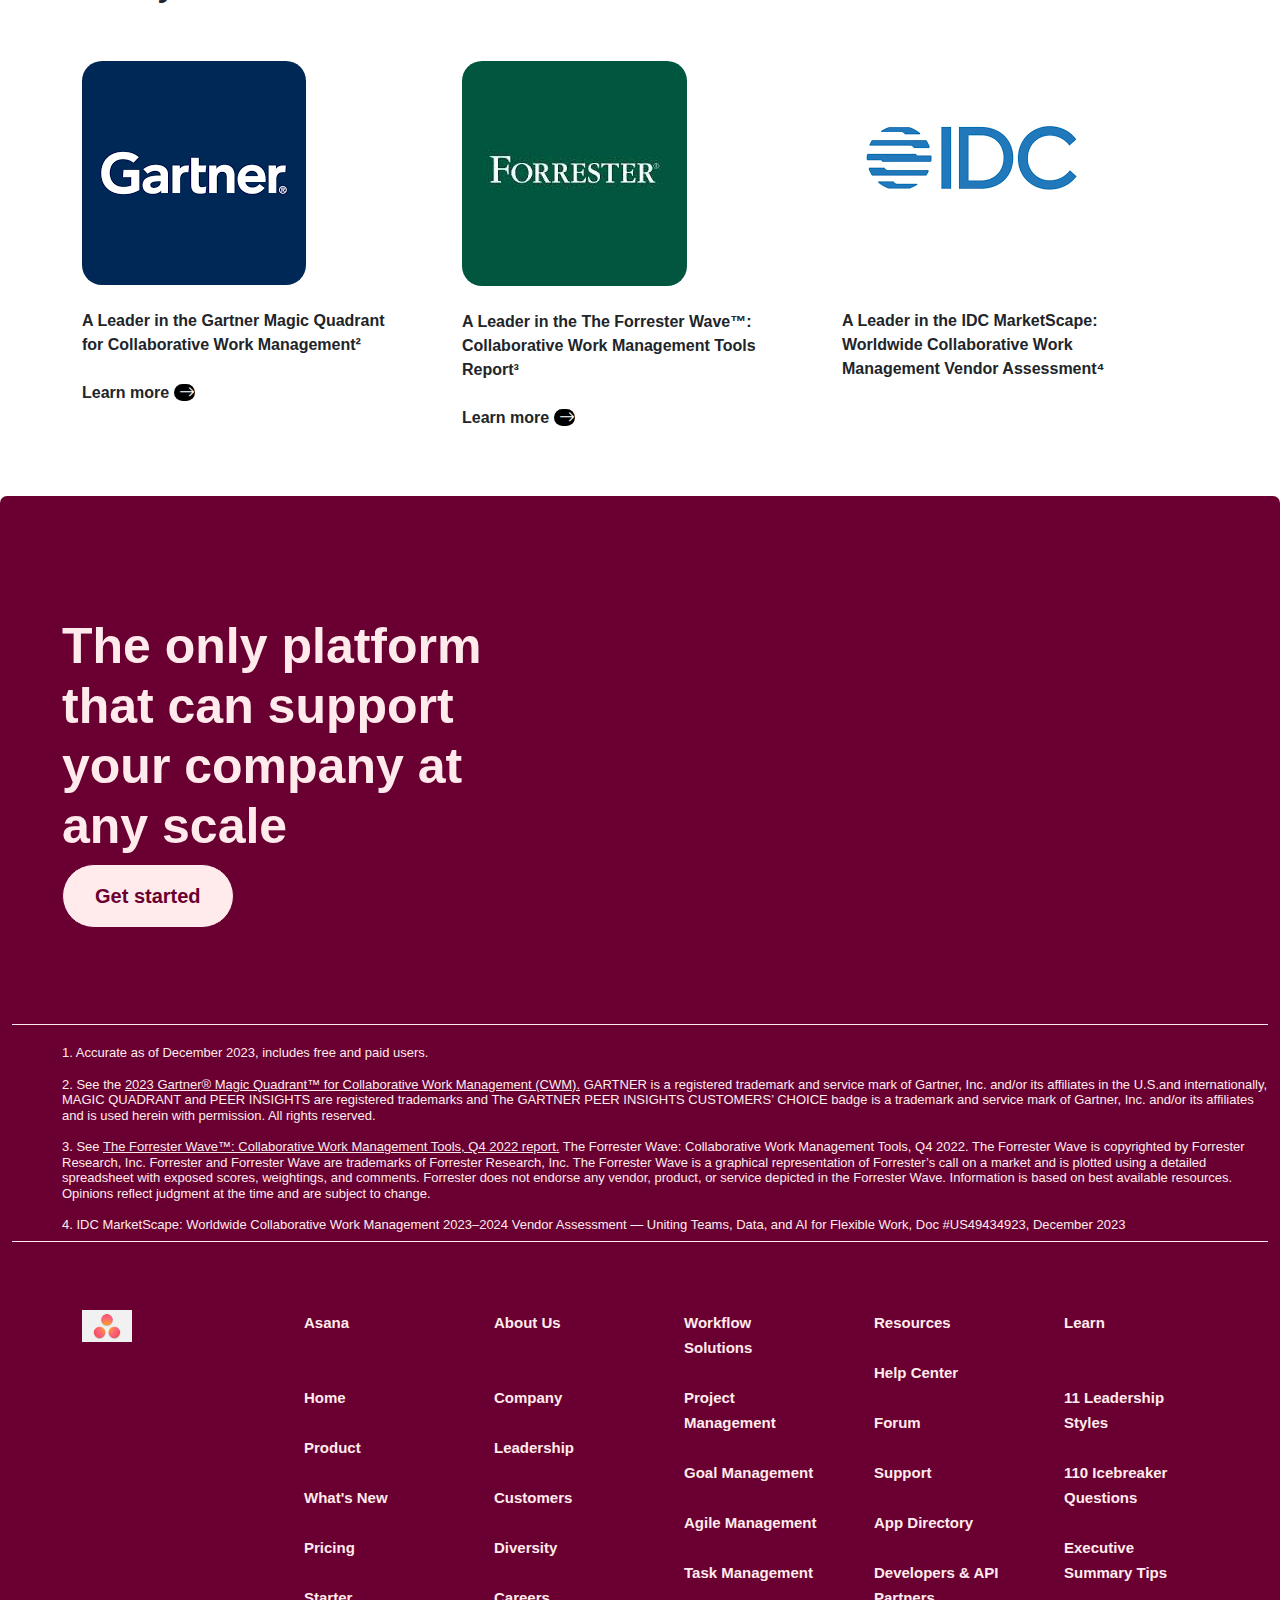
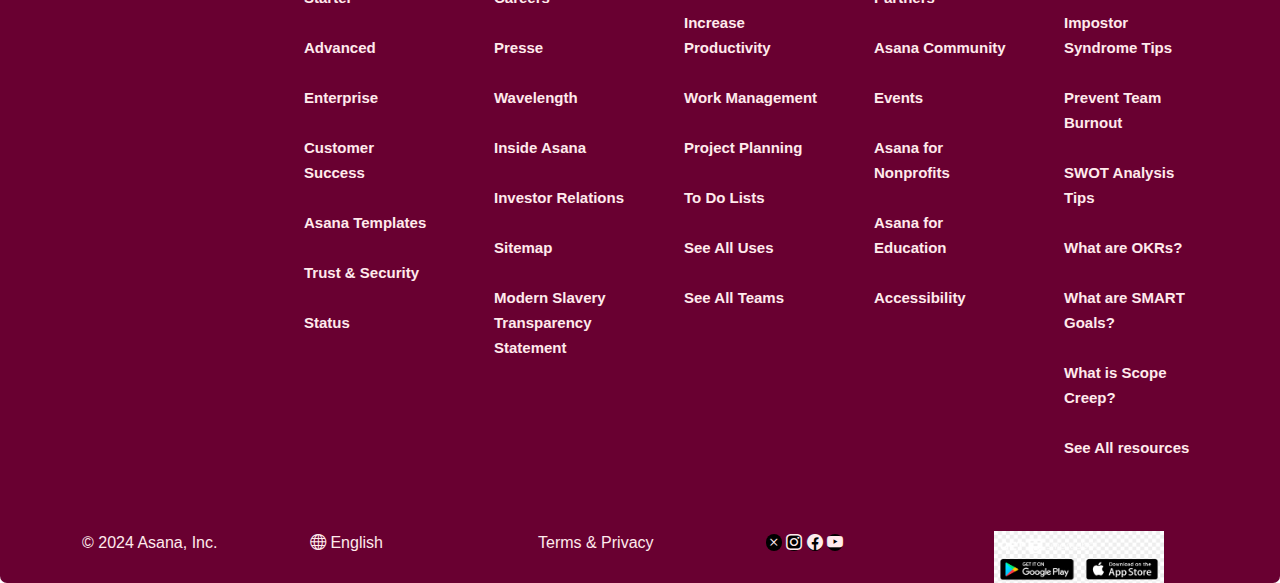
<file: PROJECTS/index.html>
<!DOCTYPE html>
<html lang="en">

<head>
    <meta charset="UTF-8">
    <meta name="viewport" content="width=device-width, initial-scale=1.0">
    <title>ASANA</title>
    <link rel="stylesheet" href="index.css">
    <link href="https://cdn.jsdelivr.net/npm/bootstrap@5.3.3/dist/css/bootstrap.min.css" rel="stylesheet"
        integrity="sha384-QWTKZyjpPEjISv5WaRU9OFeRpok6YctnYmDr5pNlyT2bRjXh0JMhjY6hW+ALEwIH" crossorigin="anonymous">
    <script src="https://cdn.jsdelivr.net/npm/@popperjs/core@2.11.8/dist/umd/popper.min.js"
        integrity="sha384-I7E8VVD/ismYTF4hNIPjVp/Zjvgyol6VFvRkX/vR+Vc4jQkC+hVqc2pM8ODewa9r"
        crossorigin="anonymous"></script>
    <script src="https://cdn.jsdelivr.net/npm/bootstrap@5.3.3/dist/js/bootstrap.min.js"
        integrity="sha384-0pUGZvbkm6XF6gxjEnlmuGrJXVbNuzT9qBBavbLwCsOGabYfZo0T0to5eqruptLy"
        crossorigin="anonymous"></script>
</head>
<link rel="stylesheet" href="https://cdn.jsdelivr.net/npm/bootstrap-icons@1.11.3/font/bootstrap-icons.min.css">

</head>

<body style="font-family: Arial, Helvetica, sans-serif;">
    <div class="alert alert-warning alert-dismissible fade show">
        <strong>NOTE!</strong> This is a student project not an attempt to clone existing website
        <button type="button" class="btn-close" data-bs-dismiss="alert"></button>
    </div>

    <nav class="navbar navbar-expand-lg bg-body-light sticky-top" style="background: white;">
        <div class="container">
            <img src="asana.png" alt="Asana" width="120">
            <button class="navbar-toggler" type="button" data-bs-toggle="collapse"
                data-bs-target="#navbarSupportedContent">
                <span class="navbar-toggler-icon"></span>
            </button>

            <div class="collapse navbar-collapse" id="navbarSupportedContent">
                <ul class="navbar-nav me-auto mb-2 mb-lg-0">
                    <li class="nav-item dropdown">
                        <a class="nav-link dropdown-toggle" href="#" data-bs-toggle="dropdown">
                            Features </a>
                        <ul class="dropdown-menu">
                            <li><a class="dropdown-item" href="#">Product Overview</a></li>
                            <li><a class="dropdown-item" href="#">App integrations</a></li>
                            <li><a class="dropdown-item" href="#">All features</a></li>
                        </ul>
                    </li>
                    <li class="nav-item dropdown">
                        <a class="nav-link dropdown-toggle" href="#" data-bs-toggle="dropdown">
                            Solutions
                        </a>
                        <ul class="dropdown-menu">
                            <li><a class="dropdown-item" href="#">Operations</a></li>
                            <li><a class="dropdown-item" href="#">Marketing</a></li>
                            <li><a class="dropdown-item" href="#">IT</a></li>
                        </ul>
                    </li>
                    <li class="nav-item dropdown">
                        <a class="nav-link dropdown-toggle" href="#" data-bs-toggle="dropdown" aria-expanded="false">
                            Resources
                        </a>
                        <ul class="dropdown-menu">
                            <li><a class="dropdown-item" href="#">Explore</a></li>
                            <li><a class="dropdown-item" href="#">Learn</a></li>
                            <li><a class="dropdown-item" href="#">Connect</a></li>
                        </ul>
                    </li>
                    <li class="nav-item">
                        <a class="nav-link" href="#">Enterprise</a>
                    </li>
                    <li class="nav-item">
                        <a class="nav-link" href="#">Pricing</a>
                    </li>
                    <div class="globe"> <i class="bi bi-globe"></i></div>
                    <li class="nav-item">
                        <a class="nav-link" href="#">Contact sales</a>
                    </li>
                    <li class="nav-item">
                        <a class="nav-link" href="#">Log In</a>
                    </li>

                </ul>
                <div class="btn">
                    <button type="submit" class="btn btn-dark">Get started</button>
                </div>
            </div>
        </div>
    </nav>

    <div class="container-fluid">
        <div class="connect">
            <div class="where">
                <h1>Where work connects</h1>
                <h4> Connect work to goals and automate workflows with AI as your teammate</h4>
            </div>
            <div class="side">
                <div class="get">
                    <button type="submit">
                        Get started
                    </button>
                </div>
                <div class="how">
                    <button type="submit">
                        See how it works
                    </button>
                </div>
            </div>
            <div class="video">
                <video src="https://mazwai.com/stock-video-footage"></video>
            </div>
        </div>
    </div> <br><br>
    <div class="container">
        <div class="row">
            <div class="col-sm-5">
                <h3> 85% of Fortune 100 <br> companies choose Asana¹</h3>
            </div>
            <div class="col-sm-7" style="display: flex;justify-content: space-between;">
                <img src="amazon.webp" alt="Amazon" width="100" height="30" style="margin-top: 30px;">
                <img src="accenture.png" alt="Accenture" width="110" height="30" style="margin-top: 20px;">
                <img src="john.png" alt="Johnson" width="120" height="40" style="margin-top: 20px;">
                <img src="dell.png" alt="Dell" width="100" height="70">
                <img src="merck.png" alt="Merck" width="100" height="70">
            </div>
        </div>
    </div> <br><br><br>

    <div class="container px-4" style="font-family: Arial, Helvetica, sans-serif;">
        <div class="row gx-5">
            <div class="col" style="border: 1px solid rgb(175, 170, 170); border-radius: 5px;margin-right: 10px;">
                <div class="p-3"><span style="font-size: 22px;font-weight: bold;">
                        A smarter way to work
                        <br></span>
                    Connect teams, tools, and work <br>in a single platform. <br><br>
                    <b> Product overview<i class="bi bi-arrow-right" style="padding-left: 5px;"></i></b>
                </div>
            </div>
            <div class="col" style="border: 1px solid rgb(175, 170, 170); border-radius: 5px;">
                <div class="p-3"><span style="font-size: 22px;padding-left: 2px;font-weight: bold;">AI is no longer a
                        tool—it's a <br>teammate <br></span>
                    Asana AI teammates take work off <br>your hands by automating tasks and <br>orchestrating workflows.
                    <br><br>
                    <b>Meet Asana AI<i class="bi bi-arrow-right" style="padding-left: 5px;"></i></b>
                </div>
            </div>
            <div class="col" style="border: 1px solid rgb(175, 170, 170); border-radius: 5px;margin-left: 10px;">
                <div class="p-3"><span style="font-size: 22px;padding-left: 2px;font-weight: bold;">Asana for
                        enterprises <br></span>
                    Discover enterprise-grade features in <br>a platform that can onboard over <br>200,000 users in a
                    single
                    deployment. <br><br>

                    <b> Explore Asana for enterprise<i class="bi bi-arrow-right" style="padding-left: 5px;"></i></b>
                </div>
            </div>
        </div>
    </div>

    <div class="seeall">
        <div class="see">
            <h2>See how Asana connects work <br>
                across different departments</h2>
        </div>
        <div class="different">
            <div class="company">
                <button type="button" style="background: #FFEAEC; color: #690031;">Company-wide</button>
                <button type="button">Marketing</button>
                <button type="button">Operations</button>
                <button type="button">IT</button>
                <button type="button">Product</button>
            </div>
            <div class="container d-flex" style="justify-content: space-between;">
                <div class="row">
                    <div class="col">
                        <div class="p-3">
                            <div class="globex"><img src="text1.jfif" alt=""></div>
                        </div>
                    </div>
                </div>
                <div class="col" style="margin-top: 70px;">
                    <div class="p-3">
                        <h1 style="font-family: Arial, Helvetica, sans-serif; margin-bottom: 25px;">Operationalize goals
                        </h1>
                        <ol style="font-family: Arial, Helvetica, sans-serif;font-size: 20px;list-style-type: disc;">
                            <li> Connect work to company goals

                            </li>
                            <li>Automate workflows across departments

                            </li>
                            <li> Report on progress and address bottlenecks</li>
                        </ol>
                        <div class="goals">
                            <button type="submit" style="margin-left: 15px;">See how it works</button>
                        </div>
                    </div>
                </div>
            </div>

        </div>
    </div>
    <div class="container">
        <div class="apart" style="font-size: 50px;margin: 100px 0px 50px 50px;">
            What sets Asana apart
        </div>
    </div>
    <div class="container">
        <div class="row">
            <div class="col">
                <div style="margin: 70px 0px 0px 60px;">
                    <h1 style="margin-bottom: 25px;">More clarity and <br> accountability</h1>
                    <p style="font-weight: 600;">Connect strategic goals to the teams that help <br>
                        achieve them. See progress in real time, update <br>
                        stakeholders, and keep the company on track.</p>
                </div>
                <div class="about">
                    <button type="submit" style="margin-left: 60px;">
                        Learn about goals
                    </button>
                </div>
            </div>
            <div class="col">
                <div class="learn">
                    <div class="team"><img src="text2.png" alt=""></div>
                </div>
            </div>
        </div>
    </div><br><br><br>
    <div class="container">
        <div class="row">
            <div class="col">
                <div style="margin: 70px 0px 0px 60px;">
                    <h1 style="margin-bottom: 25px;">Greater impact with AI</h1>
                    <p style="font-weight: 600;">AI has joined the team to help every organization <br>
                        work smarter. Drive greater clarity, impact, and scale <br>
                        with Asana AI, powered by the Work Graph®.</p>
                </div>
                <div class="meet">
                    <button type="submit">
                        Meet Asana AI
                    </button>
                </div>
            </div>
            <div class="col">
                <div class="another"><img src="text1.jfif" alt=""></div>
            </div>
        </div>
    </div>
    <br><br><br><br>
    <div class="container">
        <div class="row">
            <div class="col-2">
                <img src="aicpa.jfif" class="img-thumbnail" alt="AICPA" width="170" style="padding: 35px 32px;">
            </div>
            <div class="col-2"> <img src="gdpr.png" class="img-thumbnail" alt="GDPR" width="170px"
                    style="padding: 33px 32px;">
            </div>
            <div class="col-2"> <img src="iso.png" class="img-thumbnail" alt="ISO" width="200px"
                    style="padding: 53px 32px;">
            </div>
            <div class="col-6">
                <h1>Scale with enterprise-grade <br> security</h1>
                <p style="font-weight: 600;">
                    Ensure your company's data is completely secure <br>
                    and that you are in compliance with the latest <br>
                    standards.</p>

                <div class="xplore">
                    <button type="submit">
                        Explore security
                    </button>
                </div>
            </div>
        </div>
    </div>
    </div><br><br>
    <div class="container">
        <div class="row">
            <div class="col">
                <div class="over">
                    <div class="data">
                        <h1 style=" font-size: 50px;">Connect over 300+ <br>integrations</h1>
                        <p style="font-weight: 600;">
                            Ensure your company's data is completely secure <br>
                            and that you are in compliance with the latest <br>
                            standards.
                        </p>
                        <div class="integer"><button type="submit">
                                See all integrations
                            </button></div>
                    </div>
                </div>
            </div>
        </div>
    </div><br><br><br>
    <div class="container">
        <div class="row">
            <div class="col">
                <h1 style="font-size: 50px;">The world’s top companies trust <br>Asana</h1> <br>
                <button type="submit" style="border: 1px solid black; padding: 16px 32px; border-radius: 100px;">See
                    all case studies</button> <br><br><br>
            </div>
        </div>
    </div>

    <div class="container" style="background: rgb(250, 245, 245);border-radius: 25px;display: flex;justify-content: space-between;">
        <div class="row">
            <div class="col">
                <h1 style="font-size: 50px;margin: 80px 0px 0px 20px;font-weight: bold;">Get started easily</h1> <br>
                <p style="font-weight: 600;margin-left: 20px;">Tour the platform, read a few deep dives, or kickstart <br>your work management journey with
                    the right <br>template.</p> <br><br>
            </div>
            <div class="col" style="display: block; margin-bottom: 100px;">
                <button type="button" style="background: rgb(255, 250, 250);width: 500px;padding: 16px 32px;border: none;margin-top: 80px;">
                    <p><span style="font-weight: 800px;font-size: 30px;">Try the Asana demo <br></span>
                  <span style="font-size: 20px;font-weight: 500px;color: gray;">  See Asana in action</span> <i class="bi bi-arrow-right-circle-fill"></i></p></button>
                <button type="button" style="background: rgb(255, 250, 250);width: 500px;padding: 16px 32px;border: none;margin-top: 30px;">
                    <p><span style="font-weight: 800px;font-size: 30px;">Discover resources<br></span>
                  <span style="font-size: 20px;font-weight: 500px;color: gray;">Help articles and tutorials</span> <i class="bi bi-arrow-right-circle-fill"></i></p></button>
                <button type="button" style="background: rgb(255, 250, 250);width: 500px;padding: 16px 32px;border: none;margin-top: 30px;">
                    <p><span style="font-weight: 800px;font-size: 30px;">Start with a template <br></span>
                  <span style="font-size: 20px;font-weight: 500px;color: gray;">Get started faster with a template</span> <i class="bi bi-arrow-right-circle-fill"></i></p></button>
            </div>
        </div>
    </div><br><br>
    <div class="container">
        <h1>Recognized as a leader by top <br>analyst firms</h1><br><br>
    </div>
    <div class="container" style="margin-bottom: 50px;">
        <div class="row">

            <div class="col-sm-4 mb-3 mb-sm-0">
                <img src="gartner.png" alt="" style="border-radius: 20px;"><br><br>
                <p style="font-weight: 600;">A Leader in the Gartner Magic Quadrant <br>for Collaborative Work
                    Management² <br><br>
                    Learn more <i class="bi bi-arrow-right" style="padding-left: 5px;background: black;border-radius: 100px;color: white;"></i>
                </p>
            </div>
            <div class="col-sm-4">
                <img src="forrester.jfif" alt="" style="border-radius: 20px;"><br><br>
                <p style="font-weight: 600;">A Leader in the The Forrester Wave™: <br>Collaborative Work Management Tools <br>Report³
                    <br><br>
                    Learn more <i class="bi bi-arrow-right" style="padding-left: 5px;background: black;border-radius: 100px;color: white;"></i>
                </p>
            </div>
            <div class="col-sm-4">
                <img src="idc.png" alt="" style="border-radius: 20px;"><br><br>
                <p style="font-weight: 600;margin-top: 30px;"> A Leader in the IDC MarketScape: <br>Worldwide Collaborative Work <br>Management Vendor
                    Assessment⁴</i></p>
            </div>
        </div>
    </div>



    <footer>
        <div class="container-fluid" style="background: #690031; border-radius: 7px;">
            <h1 style="color: #FFEAEC; font-size: 50px; padding: 120px 0px 0px 50px;
                            font-weight: 600;font-family: Arial, Helvetica, sans-serif;">
                The only platform <br> that can support <br> your company at <br> any scale
            </h1>
            <div class="star">
                <button type="submit">
                    Get started
                </button>
            </div> <br><br><br><br>
            <div class="scape"
                style="padding-left: 50px;color: #FFEAEC;font-family: Arial, Helvetica, sans-serif; border-top: 1px solid #FFEAEC;
                border-bottom: 1px solid #FFEAEC;margin-bottom: 20px;">
                <h6 style="font-size: 13px; margin-top: 20px;"> 
                    1. Accurate as of December 2023, includes free and paid users. <br><br>

                    2. See the <span style="text-decoration: underline;"> 2023 Gartner® Magic Quadrant™ for 
                    Collaborative Work Management (CWM).</span> GARTNER is a registered trademark and service 
                    mark of Gartner, Inc. and/or its affiliates in the U.S.and internationally, <br> MAGIC QUADRANT 
                    and PEER INSIGHTS are registered trademarks and The GARTNER PEER INSIGHTS CUSTOMERS’ CHOICE 
                    badge is a trademark and service mark of Gartner, Inc. and/or its affiliates <br>and is used herein 
                    with permission. All rights reserved. <br><br>

                    3. See <span style="text-decoration: underline;"> The Forrester Wave™: Collaborative Work 
                    Management Tools, Q4 2022 report.</span> The Forrester Wave: Collaborative Work 
                    Management Tools, Q4 2022. The Forrester Wave is copyrighted by Forrester <br>
                    Research, Inc. Forrester and Forrester Wave are trademarks of Forrester Research, Inc. The Forrester
                    Wave is a graphical representation of Forrester’s call on a market and is plotted using a detailed
                    <br> spreadsheet with exposed scores, weightings, and comments. Forrester does not endorse any vendor,
                    product, or service depicted in the Forrester Wave. Information is based on best available resources. <br>Opinions reflect judgment at the time and are subject to change. <br><br>

                    4. IDC MarketScape: Worldwide Collaborative Work Management 2023–2024 Vendor Assessment — Uniting
                    Teams, Data, and AI for Flexible Work, Doc #US49434923, December 2023
                </h6>
            </div> <br><br>
            <div class="container"
                style="color: #FFEAEC; font-family: Arial, Helvetica, sans-serif; line-height: 25px;margin-bottom: 30px; font-size: 15px; font-weight: bold;">
                <div class="row">
                    <div class="col"> <img src="asana2.jfif" alt="Asanaicon" width="50"></div>
                    <div class="col">
                        <ul style="list-style-type: none;">
                            <li>Asana</li><br><br>
                            <li> Home </li><br>
                            <li> Product</li><br>
                            <li> What's New</li><br>
                            <li> Pricing</li><br>
                            <li> Starter</li><br>
                            <li>Advanced</li><br>
                            <li>Enterprise</li><br>
                            <li> Customer Success</li><br>
                            <li>Asana Templates</li><br>
                            <li>Trust & Security</li><br>
                            <li>Status</li>
                        </ul> <br><br>
                    </div>

                    <div class="col">
                        <ul style="list-style-type: none;">
                            <li>About Us</li><br><br>
                            <li>Company</li><br>
                            <li>Leadership</li><br>
                            <li>Customers</li><br>
                            <li>Diversity</li><br>
                            <li>Careers</li><br>
                            <li>Presse</li><br>
                            <li>Wavelength</li><br>
                            <li>Inside Asana</li><br>
                            <li>Investor Relations</li><br>
                            <li>Sitemap</li><br>
                            <li>Modern Slavery Transparency Statement</li>
                        </ul> <br><br>
                    </div>
                    <div class="col">
                        <ul style="list-style-type: none;">Workflow Solutions <br><br>
                            <li>Project Management</li> <br>
                            <li> Goal Management </li><br>
                            <li>Agile Management</li> <br>
                            <li>Task Management </li><br>
                            <li>Increase Productivity</li> <br>
                            <li>Work Management </li><br>
                            <li>Project Planning </li><br>
                            <li>To Do Lists</li> <br>
                            <li>See All Uses </li><br>
                            <li>See All Teams

                            </li><br><br>
                        </ul>
                    </div>
                    <div class="col">
                        <ul style="list-style-type: none;">Resources <br><br>
                            <li>Help Center </li><br>
                            <li> Forum </li><br>
                            <li>Support </li><br>
                            <li>App Directory</li> <br>
                            <li> Developers & API <br>
                            <li>Partners</li><br>
                            <li>Asana Community</li> <br>
                            <li>Events </li><br>
                            <li>Asana for Nonprofits</li> <br>
                            <li>Asana for Education </li><br>
                            <li> Accessibility</li><br><br>
                        </ul>
                    </div>

                    <div class="col">
                        <ul style="list-style-type: none;">
                            <li>Learn </li><br><br>
                            <li> 11 Leadership Styles </li><br>
                            <li>110 Icebreaker Questions </li><br>
                            <li>Executive Summary Tips </li><br>
                            <li>Impostor Syndrome Tips </li><br>
                            <li>Prevent Team Burnout </li><br>
                            <li> SWOT Analysis Tips </li><br>
                            <li> What are OKRs? </li><br>
                            <li> What are SMART Goals?</li> <br>
                            <li> What is Scope Creep?</li> <br>
                            <li>See All resources</li> <br>
                        </ul>
                    </div>
                </div>
            </div>

            <div class="container" style="color: #FFEAEC;">
                <div class="row">
                    <div class="col">
                        &copy; 2024 Asana, Inc.
                    </div>

                    <div class="col"> <i class="bi bi-globe"></i>
                        English</div>
                    <div class="col">Terms & Privacy</div>
                    <div class="col"><i class="bi bi-x" style="background: black; border-radius: 100px;"></i>
                        <i class="bi bi-linkedln" style="background: black; border-radius: 100px;"></i>
                        <i class="bi bi-instagram" style="background: black; border-radius: 100px;"></i>
                        <i class="bi bi-facebook" style="background: black; border-radius: 100px;"></i>
                        <i class="bi bi-youtube" style="background: black; border-radius: 16px;height: 32px;width: 32px;align-items: center;"></i>
                    </div>
                    <div class="col"><img src="googleplay.png" alt="" width="170"></div>
                </div>
            </div>
        </div>
    </footer>

</body>

</html>
</file>
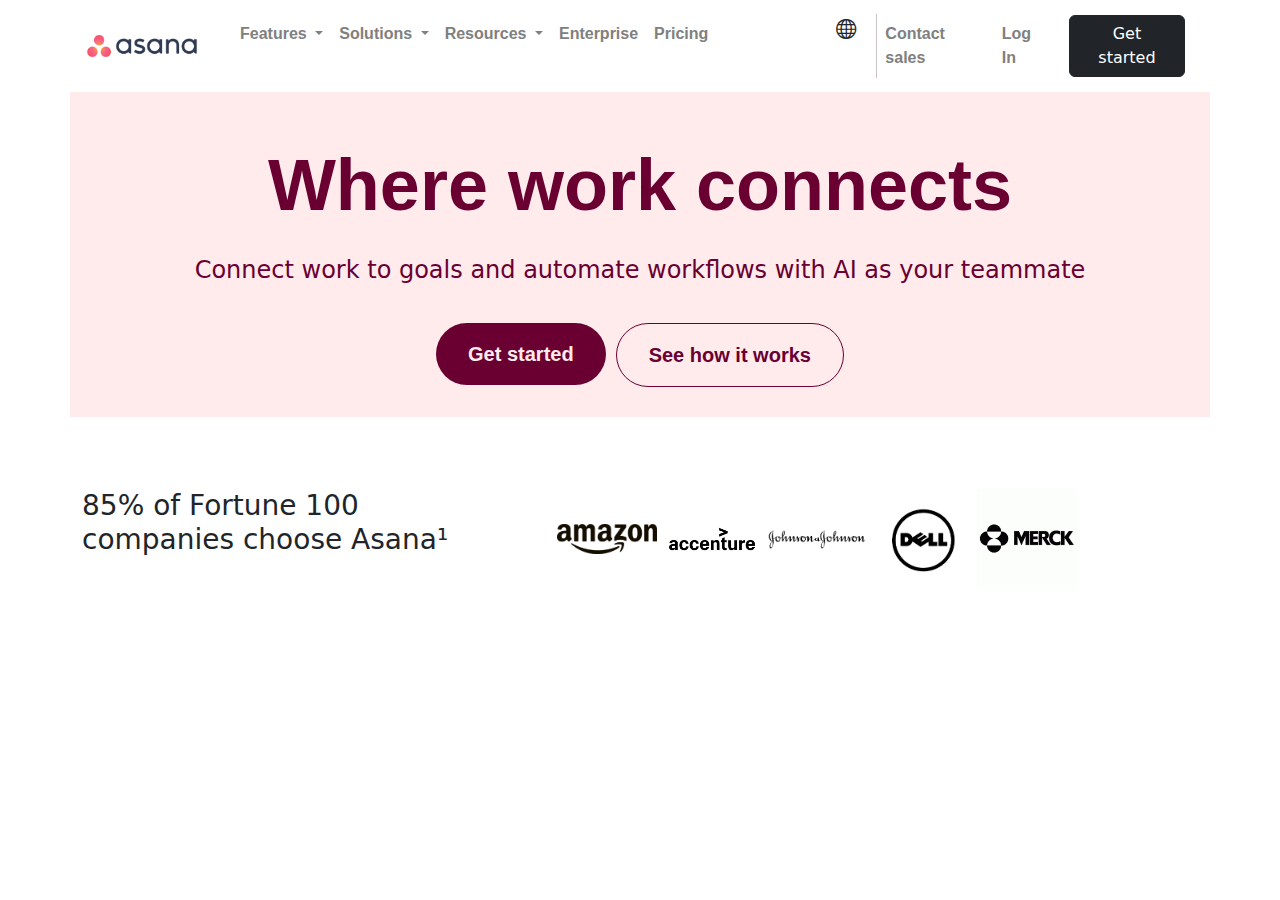
<file: asana.html>
<!DOCTYPE html>
<html lang="en">

<head>
    <meta charset="UTF-8">
    <meta name="viewport" content="width=device-width, initial-scale=1.0">
    <title>ASANA</title>
    <link rel="stylesheet" href="bootstrap-files/css/bootstrap.min.css">
    <link rel="stylesheet" href="https://cdn.jsdelivr.net/npm/bootstrap-icons@1.11.3/font/bootstrap-icons.min.css">
    <style>
        .navbar a {
            font-family: Arial, Helvetica, sans-serif;
            font-weight: bold;
            color: gray;
        }

        .navbar ul {
            margin-left: 30px;
        }

        .globe {
            border-right: 1px solid rgb(202, 195, 195);
            margin-left: 120px;
            padding-right: 20px;
            font-size: 20px;
        }

        .btn:hover {
            background: palevioletred;
            color: black;
            border: none;
        }

        .auto {
            background: #FFEAEC;
           padding-bottom: 30px;
        }

        .all h1 {
            color: #690031;
            font-size: 70px;
            
            padding-top: 50px;
            font-size: 72px;
            font-weight: 600;
            font-family: Arial, Helvetica, sans-serif;
        }

        .connect h4 {
            color: #690031;
           
            margin-top: 20px;
            font-weight: 400;
        }

        .got {
    display: flex;
    justify-content: center;
    margin-top: 30px;
}

.get button {
    background: #690031;
    color: #FFEAEC;
    border: none;
    border-radius: 100px;
    padding: 16px 32px;
    font-family: Arial, Helvetica, sans-serif;
    font-size: 20px;
    font-weight: bold;
}

.how button {
    background: #FFEAEC;
    border: 1px solid #690031;
    border-radius: 100px;
    color: #690031;
    padding: 16px 32px;
    margin-left: 10px;
    font-size: 20px;
    font-family: Arial, Helvetica, sans-serif;
    font-weight: bold;
}
    </style>
</head>

<body>
    <nav class="navbar navbar-expand-lg bg-body-light">
        <div class="container">
            <img src="asana.png" alt="Asana" width="120">
            <button class="navbar-toggler" type="button" data-bs-toggle="collapse"
                data-bs-target="#navbarSupportedContent">
                <span class="navbar-toggler-icon"></span>
            </button>
            <div class="collapse navbar-collapse" id="navbarSupportedContent">
                <ul class="navbar-nav me-auto mb-2 mb-lg-0">
                    <a class="nav-link dropdown-toggle" href="#" data-bs-toggle="dropdown" aria-expanded="false">
                        Features
                        <ul class="dropdown-menu">
                            <li><a class="dropdown-item" href="#">Product Overview</a></li>
                            <li><a class="dropdown-item" href="#">App integrations</a></li>
                            <li><a class="dropdown-item" href="#">All features</a></li>
                        </ul>
                    </a>
                    <a class="nav-link dropdown-toggle" href="#" data-bs-toggle="dropdown">
                        Solutions
                    </a>
                    <ul class="dropdown-menu">
                        <li><a class="dropdown-item" href="#">Operations</a></li>
                        <li><a class="dropdown-item" href="#">Marketing</a></li>
                        <li><a class="dropdown-item" href="#">IT</a></li>
                    </ul>
                    <a class="nav-link dropdown-toggle" href="#" data-bs-toggle="dropdown" aria-expanded="false">
                        Resources
                    </a>
                    <ul class="dropdown-menu">
                        <li><a class="dropdown-item" href="#">Explore</a></li>
                        <li><a class="dropdown-item" href="#">Learn</a></li>
                        <li><a class="dropdown-item" href="#">Connect</a></li>
                    </ul>
                    <li class="nav-item">
                        <a class="nav-link" href="#">Enterprise</a>
                    </li>
                    <li class="nav-item">
                        <a class="nav-link" href="#">Pricing</a>
                    </li>
                    <div class="globe"> <i class="bi bi-globe"></i></div>
                    <li class="nav-item">
                        <a class="nav-link" href="#">Contact sales</a>
                    </li>
                    <li class="nav-item">
                        <a class="nav-link" href="#">Log In</a>
                    </li>

                </ul>
                <div class="btn">
                    <button type="button" class="btn btn-dark">Get started</button>
                </div>
            </div>
        </div>

    </nav>
    <div class="auto container text-center">
        <div class="where">
            <div class="all">
                <div class="row">
                    <div class="col">
                        <h1>Where work connects</h1>
                    </div>

                </div>
            </div>

            <div class="connect">

                <div class="row">
                    <div class="col">
                        <h4> Connect work to goals and automate workflows with AI as your teammate</h4>
                    </div>
                </div>
            </div>
        </div>

        <div class="got">
            <div class="get">
                <button type="submit">
                    Get started
                </button>
            </div>
            <div class="how">
                <button type="submit">
                    See how it works
                </button>
            </div>
        </div>
    </div> <br><br><br>

    <div class="container">
        <div class="row">
            <div class="col-sm-5">
                <h3> 85% of Fortune 100 <br> companies choose Asana¹</h3>
            </div>
            <div class="col-sm-7">
                <img src="amazon.webp" alt="" width="100">
                <img src="accenture.png" alt="" width="100">
                <img src="john.png" alt="" width="100">
                <img src="dell.png" alt="" width="100">
                <img src="merck.png" alt="" width="100">
            </div>
        </div>
    </div>
    













    <script src="https://cdn.jsdelivr.net/npm/@popperjs/core@2.11.8/dist/umd/popper.min.js"
        integrity="sha384-I7E8VVD/ismYTF4hNIPjVp/Zjvgyol6VFvRkX/vR+Vc4jQkC+hVqc2pM8ODewa9r"
        crossorigin="anonymous"></script>
    <script src="https://cdn.jsdelivr.net/npm/bootstrap@5.3.3/dist/js/bootstrap.min.js"
        integrity="sha384-0pUGZvbkm6XF6gxjEnlmuGrJXVbNuzT9qBBavbLwCsOGabYfZo0T0to5eqruptLy"
        crossorigin="anonymous"></script>
</body>

</html>
</file>
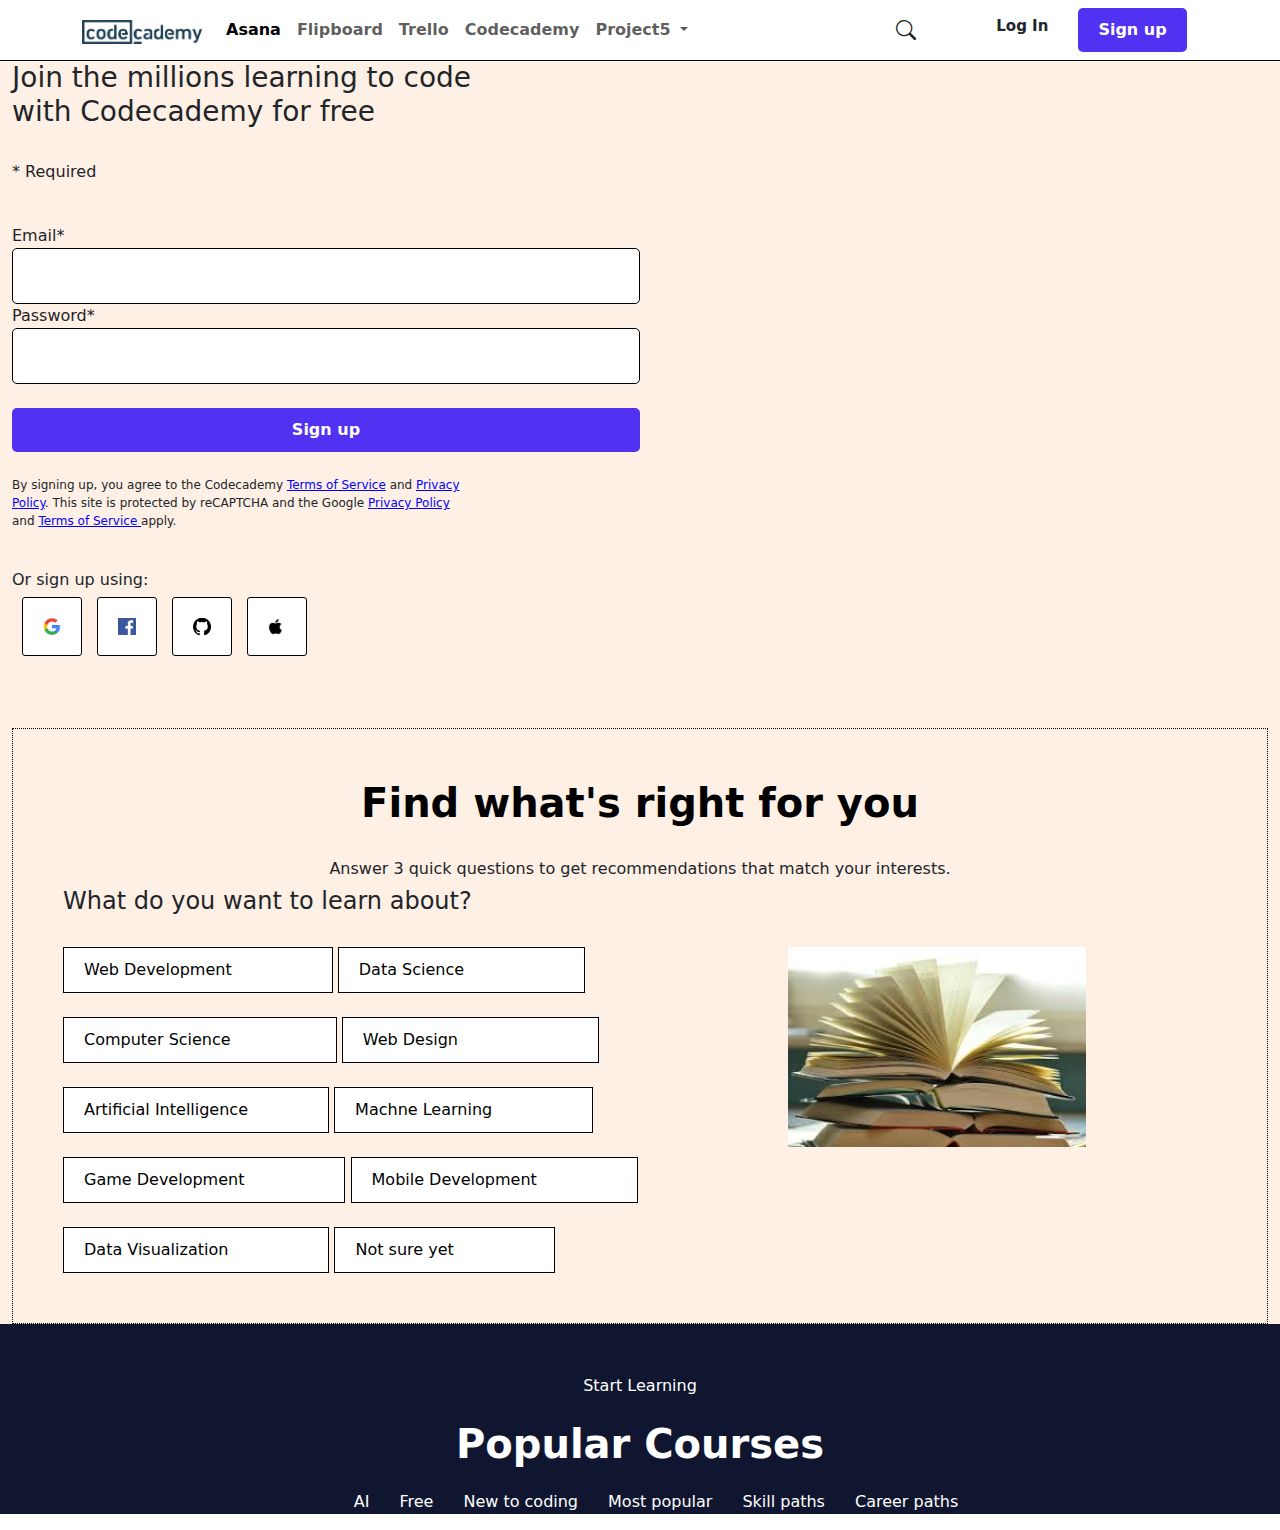
<file: codecademy.html>
<!DOCTYPE html>
<html lang="en">

<head>
    <meta charset="UTF-8">
    <meta name="viewport" content="width=device-width, initial-scale=1.0">
    <title>Document</title>
    <link href="https://cdn.jsdelivr.net/npm/bootstrap@5.3.3/dist/css/bootstrap.min.css" rel="stylesheet"
        integrity="sha384-QWTKZyjpPEjISv5WaRU9OFeRpok6YctnYmDr5pNlyT2bRjXh0JMhjY6hW+ALEwIH" crossorigin="anonymous">
    <script src="https://cdn.jsdelivr.net/npm/@popperjs/core@2.11.8/dist/umd/popper.min.js"
        integrity="sha384-I7E8VVD/ismYTF4hNIPjVp/Zjvgyol6VFvRkX/vR+Vc4jQkC+hVqc2pM8ODewa9r"
        crossorigin="anonymous"></script>
    <script src="https://cdn.jsdelivr.net/npm/bootstrap@5.3.3/dist/js/bootstrap.min.js"
        integrity="sha384-0pUGZvbkm6XF6gxjEnlmuGrJXVbNuzT9qBBavbLwCsOGabYfZo0T0to5eqruptLy"
        crossorigin="anonymous"></script>
    <link rel="stylesheet" href="https://cdn.jsdelivr.net/npm/bootstrap-icons@1.11.3/font/bootstrap-icons.min.css">

    <style>

    </style>
</head>

<body>
    <nav class="navbar navbar-expand-lg sticky-top" style="border-bottom: 1px solid black;background: white;">
        <div class="container">
            <a class="navbar-brand" href="#">
                <img src="codecademy.png" alt="codecademy" width="120" height="24">
            </a>
            <button class="navbar-toggler" type="button" data-bs-toggle="collapse" data-bs-target="#navbarNavDropdown">
                <span class="navbar-toggler-icon"></span>
            </button>
            <div class="collapse navbar-collapse" id="navbarNavDropdown">
                <ul class="navbar-nav" style="font-weight: bold;">
                    <li class="nav-item">
                        <a class="nav-link active" href="index.html">Asana</a>
                    </li>
                    <li class="nav-item">
                        <a class="nav-link" href="flipboard.html">Flipboard</a>
                    </li>
                    <li class="nav-item">
                        <a class="nav-link" href="trello.html">Trello</a>
                    </li>
                    <li class="nav-item"></li>
                    <a class="nav-link" href="#">Codecademy</a>
                    </li>
                    <li class="nav-item dropdown">
                        <a class="nav-link dropdown-toggle" href="#" data-bs-toggle="dropdown">
                            Project5
                        </a>
                        <ul class="dropdown-menu">
                            <li><a class="dropdown-item" href="#">Action</a></li>
                            <li><a class="dropdown-item" href="#">Another action</a></li>
                            <li><a class="dropdown-item" href="#">Something else here</a></li>
                        </ul>
                    </li>
                </ul>
                <div class="icon" style="margin-left: 200px;font-size: 20px;">
                    <i class="bi bi-search"></i>
                </div>
                <div class="log" style="margin-left: 80px;">
                    <h5 style="font-weight: bold;font-size: 15px;">Log In</h5>
                </div>
                <div class="up">
                    <button type="submit"
                        style="border: none;background: #5131F2;color: white;border-radius: 5px;padding: 10px 20px;margin-left: 30px;font-weight: bold;">Sign
                        up</button>
                </div>
            </div>
        </div>
    </nav>
    <div class="container-fluid" style="background: #FFF0E5;">
        <div class="carform">
            <div class="caro"></div>
            <div class="form">
                <form>
                    <h3>Join the millions learning to code <br>with Codecademy for free</h3><br>
                    <p>* Required</p><br>
                    <label for="">Email*</label><br>
                    <input type="text" style="width: 50%;border-radius: 5px;border: 1px solid black;padding: 15px;"><br>
                    <label for="">Password*</label><br>
                    <input type="password"
                        style="width: 50%;border: 1px solid black;border-radius: 5px;padding: 15px;"><br><br>
                    <button type="submit"
                        style="width: 50%;border: none;border-radius: 5px;padding: 10px;background: #5131F2;color: white;font-weight: bold;">
                        Sign up</button><br><br>
                    <p style="font-size: 12px;">By signing up, you agree to the Codecademy <span
                            style="text-decoration: underline;color: blue;">
                            Terms of Service</span> and
                        <span style="text-decoration: underline;color: blue;"> Privacy <br>Policy</span>. This site is
                        protected by reCAPTCHA
                        and the Google <span style="text-decoration: underline;color: blue;">Privacy Policy</span>
                        <br>and
                        <span style="text-decoration: underline;color: blue;">Terms of Service </span>apply.
                    </p><br>
                    <h6> Or sign up using:</h6>
                    <img src="google.png" alt="google" width="60"
                        style="margin-left: 10px;border: 1px solid black;padding: 20px;background: white;border-radius: 3px;">
                    <img src="facebook.png" alt="facebook" width="60"
                        style="margin-left: 10px;border: 1px solid black;padding: 20px;background: white;border-radius: 3px;">
                    <img src="github.png" alt="github" width="60"
                        style="margin-left: 10px;border: 1px solid black;padding: 20px;background: white;border-radius: 3px;">
                    <img src="apple - Copy.jfif" alt="apple" width="60"
                        style="margin-left: 10px;border: 1px solid black;background: white;padding: 20px;border-radius: 3px;">
                </form>
            </div>
        </div> <br><br><br>
        <div class="learn" style="border: 1px dotted black;padding: 50px;">
            <div class="get" style="text-align: center;">
                <h1 style="color: black;font-weight: bold;">Find what's right for you</h1><br>
                <h6> Answer 3 quick questions to get recommendations that match your interests.</h6>
            </div>

            <h4>What do you want to learn about?</h4><br>
            <div class="" style="display: flex;">
                <div>
                    <button style="padding: 10px 100px 10px 20px;border: 1px solid black;background: white;">Web
                        Development</button>
                    <button style="padding: 10px 120px 10px 20px;border: 1px solid black;background: white;">Data
                        Science</button><br><br>
                    <button style="padding: 10px 105px 10px 20px;border: 1px solid black;background: white;">Computer
                        Science</button>
                    <button style="padding: 10px 140px 10px 20px;border: 1px solid black;background: white;">Web
                        Design</button><br><br>
                    <button style="padding: 10px 80px 10px 20px;border: 1px solid black;background: white;">Artificial
                        Intelligence</button>
                    <button style="padding: 10px 100px 10px 20px;border: 1px solid black;background: white;">Machne
                        Learning</button><br><br>
                    <button style="padding: 10px 100px 10px 20px;border: 1px solid black;background: white;">Game
                        Development</button>
                    <button style="padding: 10px 100px 10px 20px;border: 1px solid black;background: white;">Mobile
                        Development</button><br><br>
                    <button style="padding: 10px 100px 10px 20px;border: 1px solid black;background: white;">Data
                        Visualization</button>
                    <button style="padding: 10px 100px 10px 20px;border: 1px solid black;background: white;">Not sure
                        yet</button>
                </div><img src="books.jfif" alt="" width="" height="200px" style="margin-left: 150px;">
            </div>
        </div>
    </div>
    <div style="background: #10162F;text-align: center;padding-top: 50px;">
        <p style="color: white;">
            Start Learning</p>
        <p style="color: white;font-size: 40px;font-weight: 600;"> Popular Courses
        </p>
        <ul style="list-style-type: none;color: white;display: flex;justify-content: center;">
            <li>AI</li>
            <li style="padding-left: 30px;">Free</li>
            <li style="padding-left: 30px;">New to coding</li>
            <li style="padding-left: 30px;">Most popular</li>
            <li style="padding-left: 30px;"> Skill paths</li>
            <li style="padding-left: 30px;">Career paths</li>
        </ul>
        <div></div>
    </div>
</body>

</html>
</file>
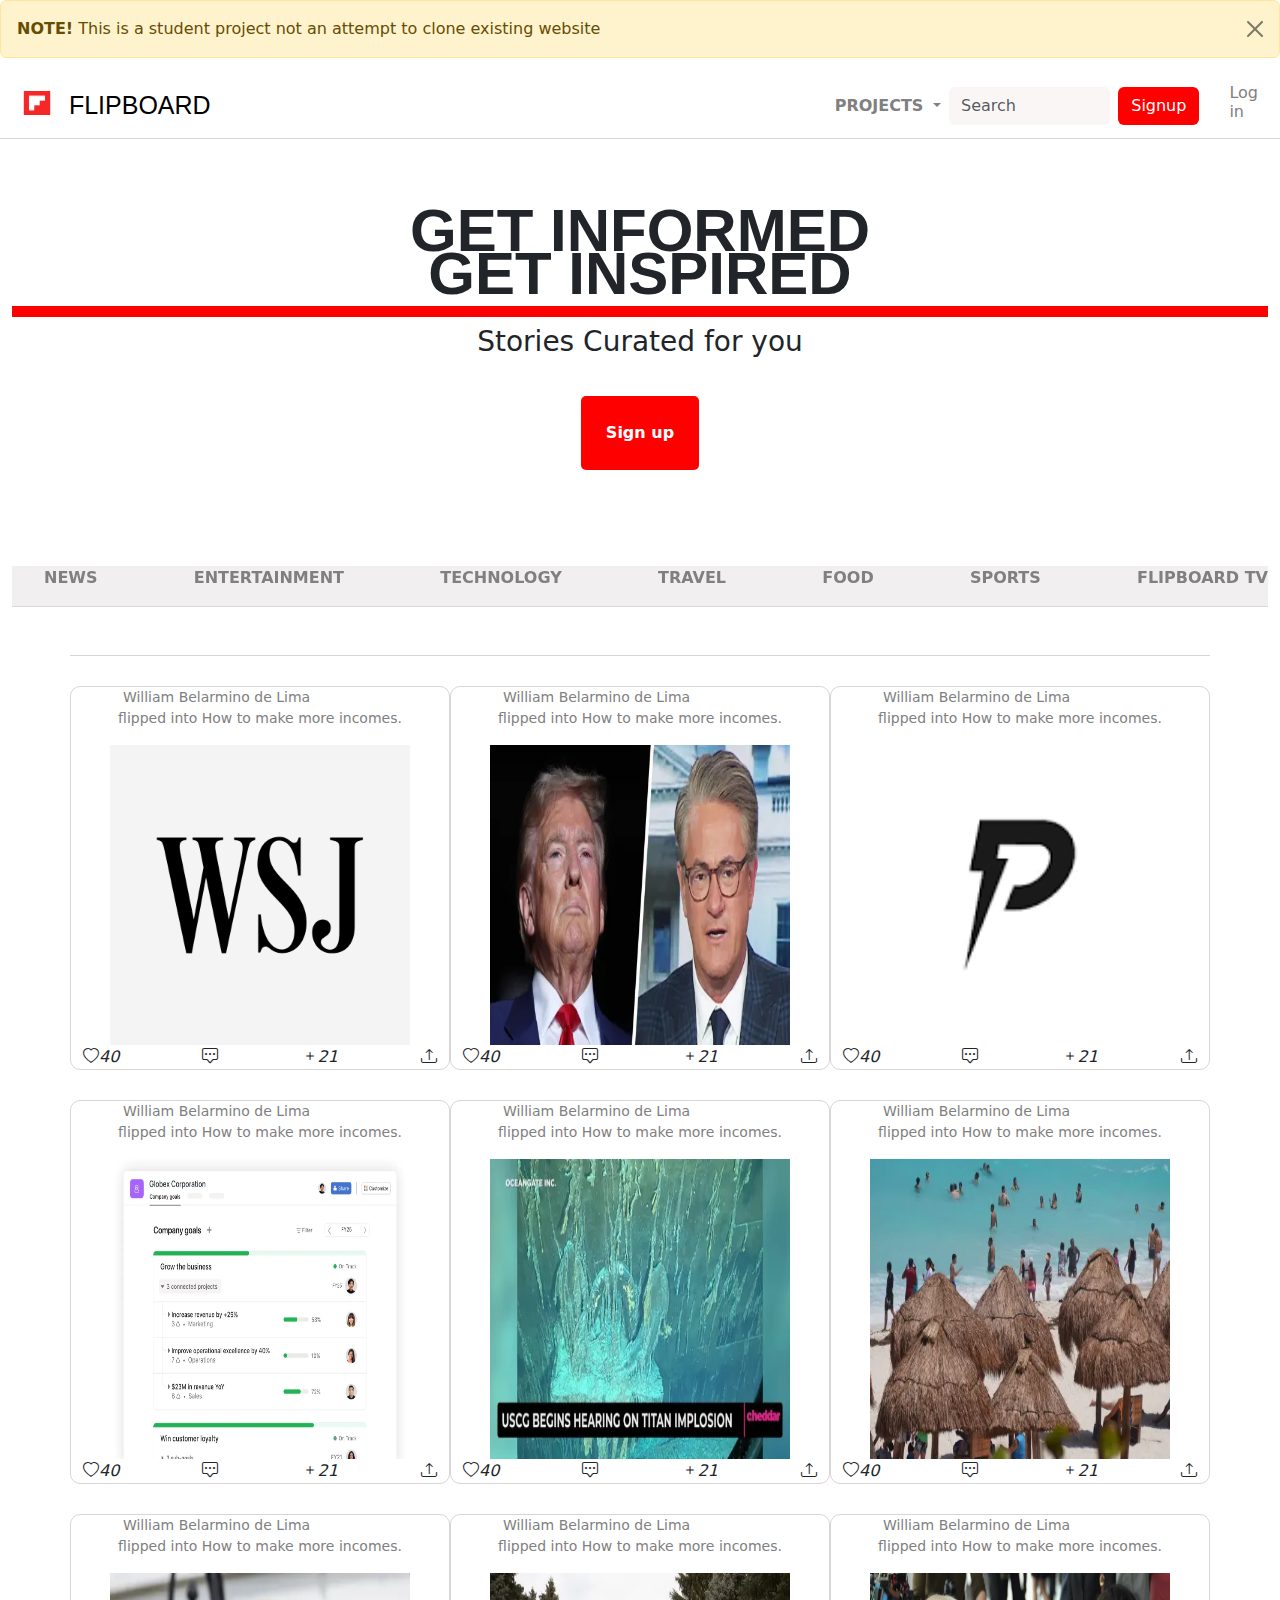
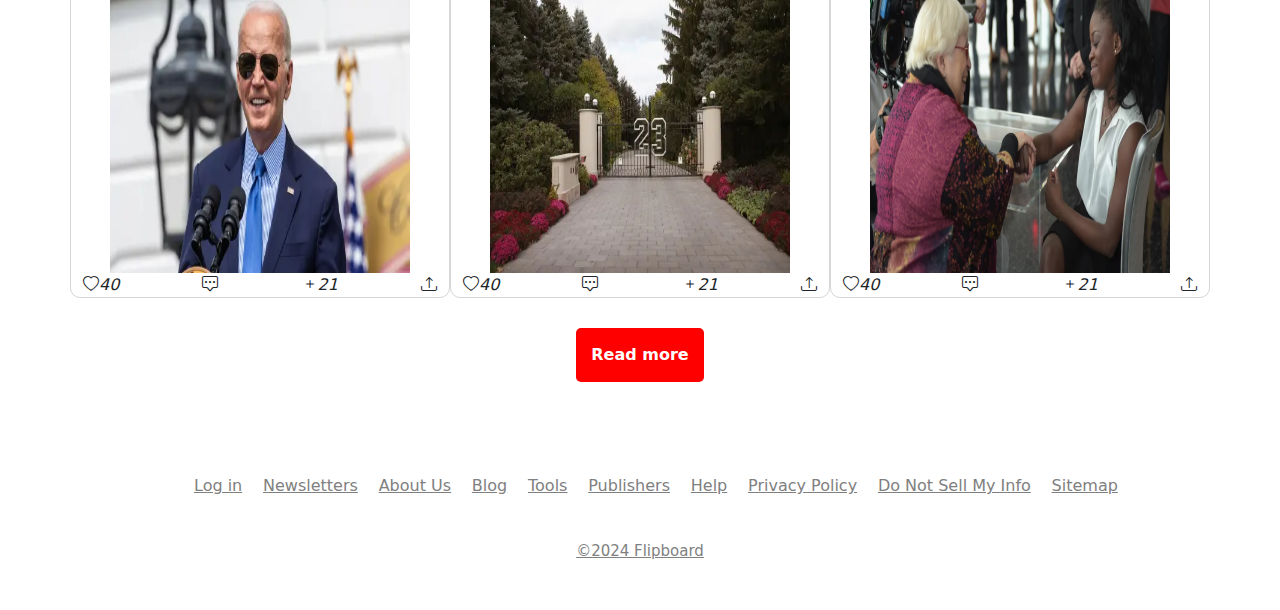
<file: flipboard.html>
<!DOCTYPE html>
<html lang="en">

<head>
    <meta charset="UTF-8">
    <meta name="viewport" content="width=device-width, initial-scale=1.0">
    <title>FLIPBOARD</title>
    <link href="https://cdn.jsdelivr.net/npm/bootstrap@5.3.3/dist/css/bootstrap.min.css" rel="stylesheet"
        integrity="sha384-QWTKZyjpPEjISv5WaRU9OFeRpok6YctnYmDr5pNlyT2bRjXh0JMhjY6hW+ALEwIH" crossorigin="anonymous">
    <script src="https://cdn.jsdelivr.net/npm/@popperjs/core@2.11.8/dist/umd/popper.min.js"
        integrity="sha384-I7E8VVD/ismYTF4hNIPjVp/Zjvgyol6VFvRkX/vR+Vc4jQkC+hVqc2pM8ODewa9r"
        crossorigin="anonymous"></script>
    <script src="https://cdn.jsdelivr.net/npm/bootstrap@5.3.3/dist/js/bootstrap.min.js"
        integrity="sha384-0pUGZvbkm6XF6gxjEnlmuGrJXVbNuzT9qBBavbLwCsOGabYfZo0T0to5eqruptLy"
        crossorigin="anonymous"></script>
    <link rel="stylesheet" href="https://cdn.jsdelivr.net/npm/bootstrap-icons@1.11.3/font/bootstrap-icons.min.css">

    <style>
        nav {
            border-bottom: 1px solid rgb(218, 213, 213);
            background: white;
        }

        .inspire h1 {
            font-weight: 800;
            font-family: 'Segoe UI', Tahoma, Geneva, Verdana, sans-serif;
            border-bottom: 11px solid red;
            text-align: center;
            margin-top: 70px;
            padding-bottom: 11px;
            font-size: 60px;
            line-height: 43px;
        }

        .bon button {
            background: red;
            color: white;
            padding: 25px;
            border: none;
            margin-top: 30px;
            border-radius: 5px;
            font-weight: bold;
        }

        .news ul {
            color: gray;
            display: flex;
            justify-content: space-between;
            list-style-type: none;
            font-weight: bold;
        }

        .news a {
            color: gray;
            text-decoration: none;
        }

        .more button {
            background: red;
            color: white;
            padding: 15px;
            border: none;
            border-radius: 5px;
            margin-top: 30px;
            font-weight: bold;
        }

        .log ul {
            color: gray;
            display: flex;
            justify-content: space-between;
            list-style-type: none;
            margin: 20px 80px;
        }

        .log a {
            color: gray;
        }

        .copy h3 {
            font-size: 15px;
            color: gray;
            text-decoration: underline;
            margin-bottom: 50px;
            text-align: center;
        }
    </style>
</head>

<body>
    <div class="alert alert-warning alert-dismissible fade show">
        <strong>NOTE!</strong> This is a student project not an attempt to clone existing website
        <button type="button" class="btn-close" data-bs-dismiss="alert"></button>
    </div>
    <nav class="navbar navbar-expand-lg bg-body-light sticky-top">
        <div class="container-fluid">
            <a class="navbar-brand" href="#"
                style="font-family: Impact, Haettenschweiler, 'Arial Narrow Bold', sans-serif; font-size: 25px;">
                <img src="flipboard.jpg" alt="Logo" width="50" height="24" class="d-inline-block align-text-top">
                FLIPBOARD
            </a>
            <button class="navbar-toggler" type="button" data-bs-toggle="collapse"
                data-bs-target="#navbarSupportedContent">
                <span class="navbar-toggler-icon"></span>
            </button>
            <div class="collapse navbar-collapse" id="navbarSupportedContent">
                <ul class="navbar-nav me-auto mb-2 mb-lg-0">
                    <li class="nav-item dropdown">
                        <a class="nav-link dropdown-toggle" href="#" data-bs-toggle="dropdown" style="margin-left: 600px;
                        color: gray;font-weight: bold;">
                            PROJECTS
                        </a>
                        <ul class="dropdown-menu" style="margin-left: 600px;">
                            <li><a class="dropdown-item" href="index.html">ASANA</a></li>
                            <li><a class="dropdown-item" href="flipboard.html">FLIPBOARD</a></li>
                            <li><a class="dropdown-item" href="trello.html">TRELLO</a></li>
                            <li><a class="dropdown-item" href="paypal.html">PAYPAL</a></li>
                            <li><a class="dropdown-item" href="netflix.html">Netflix</a></li>
                            <li><a class="dropdown-item" href="#">PROJECT SIX</a></li>
                            <li><a class="dropdown-item" href="#">PROJECT SEVEN</a></li>
                            <li><a class="dropdown-item" href="#">PROJECT EIGHT</a></li>
                        </ul>
                    </li>
                </ul>

                <form class="d-flex" role="search">
                    <input class="form-control me-2" type="search" placeholder="Search" aria-label="Search"
                        style="border: none;background-color: rgb(250, 246, 246);">
                    <button class="btn" type="submit" style="background: red;color: white;">Signup</button>

                </form>
                <h6 style="margin-left: 30px; color: gray;">Log in</h6>
            </div>
        </div>
    </nav>
    <div class="container-fluid text-center">
        <div class="inspire">
            <h1>GET
                INFORMED<br>
                GET INSPIRED</h1>
        </div>
        <div style="text-align: center;">
            <h3>Stories Curated for you</h3>
        </div>
        <div class="bon">
            <button type="submit">Sign up</button>
        </div> <br><br><br><br>
        <div class="row">
            <div class="col sticky-top">
                <div class="news"
                    style="border-bottom: 1px solid rgb(218, 213, 213);background: rgb(241, 239, 239);z-index: auto;">
                    <ul>
                        <li><a href="#">NEWS</a></li>
                        <li><a href="#">ENTERTAINMENT</a></li>
                        <li><a href="#">TECHNOLOGY</a></li>
                        <li><a href="#">TRAVEL</a></li>
                        <li><a href="#">FOOD</a></li>
                        <li><a href="#">SPORTS</a></li>
                        <li><a href="#">FLIPBOARD TV</a></li>
                    </ul>
                </div>
            </div>
        </div><br><br>
        <div class="container" style="border-top: 1px solid rgb(216, 213, 213);">
            <div class="row">
                <div class="col" style="margin-top: 30px;border: 1px solid rgb(216, 213, 213);border-radius: 10px;">
                    <p style="font-size: 14px;color: gray;font-weight: 500;"><span style="margin-right: 87px;">William
                            Belarmino de Lima</span> <br>
                        flipped into How to make more incomes.</p>
                    <img src="kids.png" alt="kids" width="300px">
                    <div style="display: flex;justify-content: space-between;">
                        <i class="bi bi-heart">40</i>
                        <i class="bi bi-chat-square-dots"></i>
                        <i class="bi bi-plus">21</i>
                        <i class="bi bi-upload"></i>
                    </div>
                </div>
                <div class="col" style="margin-top: 30px;border: 1px solid rgb(216, 213, 213);border-radius: 10px;">
                    <p style="font-size: 14px;color: gray;font-weight: 500;"><span style="margin-right: 87px;">William
                            Belarmino de Lima</span> <br>
                        flipped into How to make more incomes.</p>
                    <img src="donaldtrump.webp" alt="kids" width="300px" height="300px">
                    <div style="display: flex;justify-content: space-between;">
                        <i class="bi bi-heart">40</i>
                        <i class="bi bi-chat-square-dots"></i>
                        <i class="bi bi-plus">21</i>
                        <i class="bi bi-upload"></i>
                    </div>
                </div>
                <div class="col" style="margin-top: 30px;border: 1px solid rgb(216, 213, 213);border-radius: 10px;">
                    <p style="font-size: 14px;color: gray;font-weight: 500;"><span style="margin-right: 87px;">William
                            Belarmino de Lima</span> <br>
                        flipped into How to make more incomes.</p>
                    <img src="plo.png" alt="kids" width="300px">
                    <div style="display: flex;justify-content: space-between;">
                        <i class="bi bi-heart">40</i>
                        <i class="bi bi-chat-square-dots"></i>
                        <i class="bi bi-plus">21</i>
                        <i class="bi bi-upload"></i>
                    </div>
                </div>
                <div class="col" style="margin-top: 30px;border: 1px solid rgb(216, 213, 213);border-radius: 10px;">
                    <p style="font-size: 14px;color: gray;font-weight: 500;"><span style="margin-right: 87px;">William
                            Belarmino de Lima</span> <br>
                        flipped into How to make more incomes.</p>
                    <img src="operation.webp" alt="opera" width="300px" height="300px">
                    <div style="display: flex;justify-content: space-between;">
                        <i class="bi bi-heart">40</i>
                        <i class="bi bi-chat-square-dots"></i>
                        <i class="bi bi-plus">21</i>
                        <i class="bi bi-upload"></i>
                    </div>
                </div>
                <div class="col" style="margin-top: 30px;border: 1px solid rgb(216, 213, 213);border-radius: 10px;">
                    <p style="font-size: 14px;color: gray;font-weight: 500;"><span style="margin-right: 87px;">William
                            Belarmino de Lima</span> <br>
                        flipped into How to make more incomes.
                    </p>
                    <img src="titan.webp" alt="hut" width="300px" height="300px">
                    <div style="display: flex;justify-content: space-between;">
                        <i class="bi bi-heart">40</i>
                        <i class="bi bi-chat-square-dots"></i>
                        <i class="bi bi-plus">21</i>
                        <i class="bi bi-upload"></i>
                    </div>
                </div>
                <div class="col" style="margin-top: 30px;border: 1px solid rgb(216, 213, 213);border-radius: 10px;">
                    <p style="font-size: 14px;color: gray;font-weight: 500;"><span style="margin-right: 87px;">William
                            Belarmino de Lima</span> <br>
                        flipped into How to make more incomes.
                    </p>
                    <img src="hut.webp" alt="hut" width="300px" height="300px">
                    <div style="display: flex;justify-content: space-between;">
                        <i class="bi bi-heart">40</i>
                        <i class="bi bi-chat-square-dots"></i>
                        <i class="bi bi-plus">21</i>
                        <i class="bi bi-upload"></i>
                    </div>
                </div>
                <div class="col" style="margin-top: 30px;border: 1px solid rgb(216, 213, 213);border-radius: 10px;">
                    <p style="font-size: 14px;color: gray;font-weight: 500;"><span style="margin-right: 87px;">William
                            Belarmino de Lima</span> <br>
                        flipped into How to make more incomes.
                    </p>
                    <img src="biden.webp" alt="hut" width="300px" height="300px">
                    <div style="display: flex;justify-content: space-between;">
                        <i class="bi bi-heart">40</i>
                        <i class="bi bi-chat-square-dots"></i>
                        <i class="bi bi-plus">21</i>
                        <i class="bi bi-upload"></i>
                    </div>
                </div>
                <div class="col" style="margin-top: 30px;border: 1px solid rgb(216, 213, 213);border-radius: 10px;">
                    <p style="font-size: 14px;color: gray;font-weight: 500;"><span style="margin-right: 87px;">William
                            Belarmino de Lima</span> <br>
                        flipped into How to make more incomes.
                    </p>
                    <img src="jordan.webp" alt="jordan" width="300px" height="300px">
                    <div style="display: flex;justify-content: space-between;">
                        <i class="bi bi-heart">40</i>
                        <i class="bi bi-chat-square-dots"></i>
                        <i class="bi bi-plus">21</i>
                        <i class="bi bi-upload"></i>
                    </div>
                </div>
                <div class="col" style="margin-top: 30px;border: 1px solid rgb(216, 213, 213);border-radius: 10px;">
                    <p style="font-size: 14px;color: gray;font-weight: 500;"><span style="margin-right: 87px;">William
                            Belarmino de Lima</span> <br>
                        flipped into How to make more incomes.
                    </p>
                    <img src="michaela.webp" alt="mich" width="300px" height="300px">
                    <div style="display: flex;justify-content: space-between;">
                        <i class="bi bi-heart">40</i>
                        <i class="bi bi-chat-square-dots"></i>
                        <i class="bi bi-plus">21</i>
                        <i class="bi bi-upload"></i>
                    </div>
                </div>
            </div>
            <div class="more">
                <button type="submit">Read more</button>
            </div><br><br><br>
            <div class="log">
                <ul>
                    <li><a href="#">Log in</a></li>
                    <li><a href="#">Newsletters</a></li>
                    <li><a href="#">About Us</a></li>
                    <li><a href="#">Blog</a></li>
                    <li><a href="#">Tools</a></li>
                    <li><a href="#">Publishers</a></li>
                    <li><a href="#">Help</a></li>
                    <li><a href="#">Privacy Policy</a></li>
                    <li><a href="#">Do Not Sell My Info</a></li>
                    <li><a href="#">Sitemap</a></li>
                </ul> <br>
            </div>
            <div class="copy">
                <h3>&copy;2024 Flipboard</h3>
            </div>
        </div>

</body>

</html>
</file>
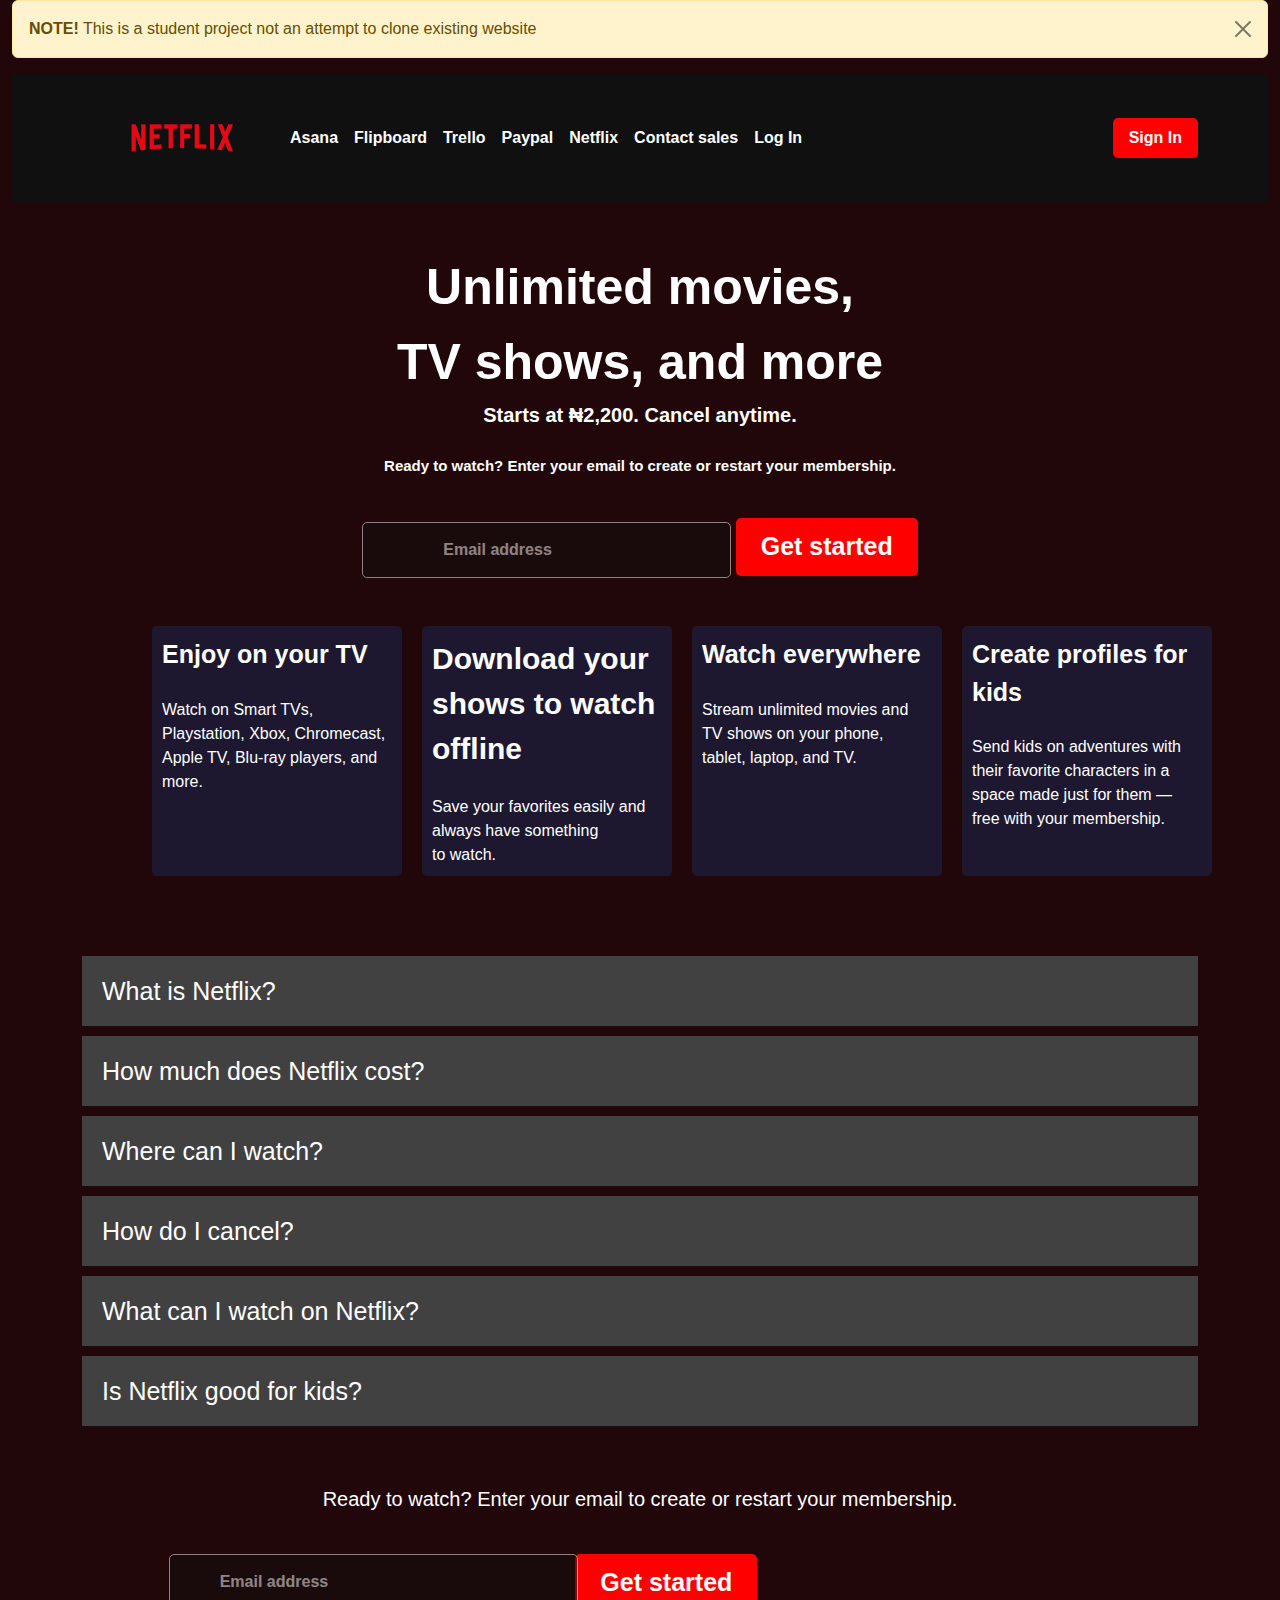
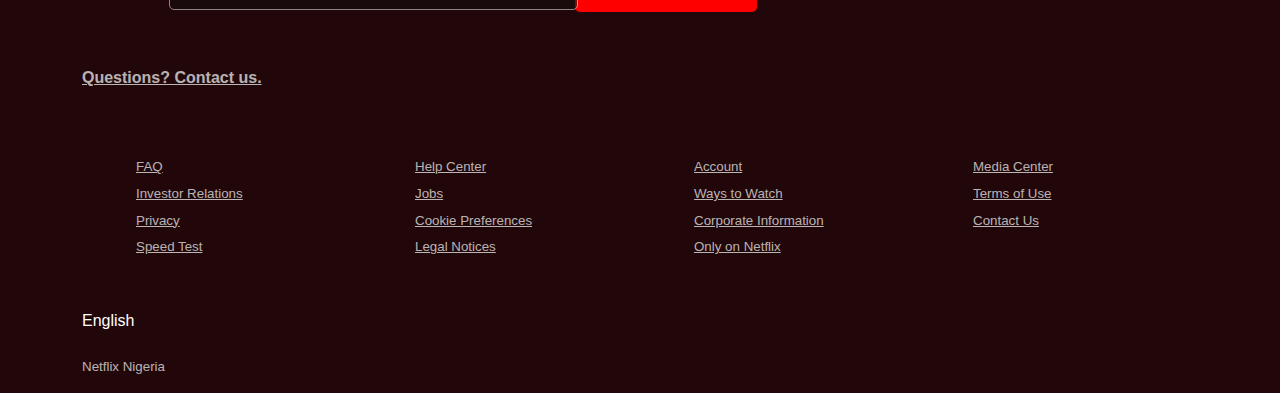
<file: netflix.html>
<!DOCTYPE html>
<html lang="en">

<head>
    <meta charset="UTF-8">
    <meta name="viewport" content="width=device-width, initial-scale=1.0">
    <title>NETFLIX</title>
    <link href="https://cdn.jsdelivr.net/npm/bootstrap@5.3.3/dist/css/bootstrap.min.css" rel="stylesheet"
        integrity="sha384-QWTKZyjpPEjISv5WaRU9OFeRpok6YctnYmDr5pNlyT2bRjXh0JMhjY6hW+ALEwIH" crossorigin="anonymous">
    <script src="https://cdn.jsdelivr.net/npm/@popperjs/core@2.11.8/dist/umd/popper.min.js"
        integrity="sha384-I7E8VVD/ismYTF4hNIPjVp/Zjvgyol6VFvRkX/vR+Vc4jQkC+hVqc2pM8ODewa9r"
        crossorigin="anonymous"></script>
    <script src="https://cdn.jsdelivr.net/npm/bootstrap@5.3.3/dist/js/bootstrap.min.js"
        integrity="sha384-0pUGZvbkm6XF6gxjEnlmuGrJXVbNuzT9qBBavbLwCsOGabYfZo0T0to5eqruptLy"
        crossorigin="anonymous"></script>
    <style>
        .login button {
            background: red;
            color: white;
            padding: 8px 16px;
            font-weight: bold;
            border: none;
            border-radius: 5px;
        }

        ::placeholder {
            color: white;
            font-weight: bold;
        }

        .link a {
            color: white;
        }
    </style>
</head>

<body>

    <body class="container-fluid" style="font-family: Arial, Helvetica, sans-serif;color: white;background: #210709;">
        <div class="alert alert-warning alert-dismissible fade show">
            <strong>NOTE!</strong> This is a student project not an attempt to clone existing website
            <button type="button" class="btn-close" data-bs-dismiss="alert"></button>
        </div>

        <nav class="navbar navbar-expand-lg bg-body-light" style="background: #101010;">
            <div class="container">
                <img src="netflix.png" alt="Netflix" width="200">
                <button class="navbar-toggler" type="button" data-bs-toggle="collapse"
                    data-bs-target="#navbarSupportedContent">
                    <span class="navbar-toggler-icon"></span>
                </button>
                <div class="collapse navbar-collapse link" id="navbarSupportedContent">
                    <ul class="navbar-nav me-auto mb-2 mb-lg-0" style="font-weight: bold;">
                        <li class="nav-item">
                            <a class="nav-link" href="index.html">Asana</a>
                        </li>
                        <li class="nav-item">
                            <a class="nav-link" href="flipboard.html">Flipboard</a>
                        </li>
                        <li class="nav-item">
                            <a class="nav-link" href="trello.html">Trello</a>
                        </li>
                        <li class="nav-item">
                            <a class="nav-link" href="paypal.html">Paypal</a>
                        </li>
                        <li class="nav-item">
                            <a class="nav-link" href="netflix.html">Netflix</a>
                        </li>
                        <li class="nav-item">
                            <a class="nav-link" href="#">Contact sales</a>
                        </li>
                        <li class="nav-item">
                            <a class="nav-link" href="#">Log In</a>
                        </li>
                    </ul>
                    <div class="login">
                        <button type="submit">Sign In</button>
                    </div>
                </div>
            </div>
        </nav><br><br>

        <div style="text-align: center;">
            <div>
                <p><span style="font-weight: bold;color: white;font-size: 50px;">Unlimited movies, <br>TV shows, and
                        more
                    </span><br>
                    <span style="font-size: 20px;font-weight: bold;"> Starts at ₦2,200. Cancel anytime. </span><br><br>

                    <span style="font-size: 15px;font-weight: 600;">Ready to watch? Enter your email to create or
                        restart your membership.
                </p></span><br>
            </div>
            <input type="text" placeholder="Email address" style="border: 0.5px solid white;background: #120F0F;padding: 15px 80px;
            opacity: 0.5;border-radius: 5px;">
            <button
                style="background: red;color: white;padding: 10px 25px;border: none;border-radius: 5px;font-weight: bold;font-size: 25px;">Get
                started</button>
        </div><br><br>

        <div class="row container" style="display: flex;justify-content: center;margin-left: 100px;">
            <div class="col-md-3 mb-2" style="color: white;background-color: #1D182F;border-radius: 5px;
            width: 250px;height: 250px;padding: 10px 10px 30px 10px;">
                <p><span style="font-size: 25px;"><b>Enjoy on your TV </b></span><br><br>
                    Watch on Smart TVs, <br>Playstation, Xbox, Chromecast, <br>Apple TV, Blu-ray players, and <br>more.
                </p>
            </div>
            <div class="col-md-3 mb-2" style="color: white;background-color: #1D182F;border-radius: 5px;
            width: 250px;height: 250px;padding: 10px 10px 30px 10px;margin-left: 20px;">
                <p><span style="font-size: 30px;"><b>Download your <br>shows to watch <br>offline </b></span><br><br>
                    Save your favorites easily and <br>always have something <br> to watch.
                </p>
            </div>
            <div class="col-md-3 mb-2" style="color: white;background-color: #1D182F;border-radius: 5px;
            width: 250px;height: 250px;padding: 10px 10px 30px 10px;margin-left: 20px;">
                <p><span style="font-size: 25px;"><b>Watch everywhere</b></span><br><br>
                    Stream unlimited movies and <br>TV shows on your phone, <br>tablet, laptop, and TV.
                </p>
            </div>
            <div class="col-md-3 mb-2" style="color: white;background-color: #1D182F;border-radius: 5px;
            width: 250px;height: 250px;padding: 10px 10px 30px 10px;margin-left: 20px;">
                <p><span style="font-size: 25px;"><b>Create profiles for <br>kids</b></span><br><br>
                    Send kids on adventures with <br>their favorite characters in a <br>space made just for them —
                    <br>free with your membership.
                </p>
            </div>
        </div><br><br><br>

        <div class="container accordion-flush" id="accordionFlushExample">
            <div class="accordion-item">
                <h2 class="accordion-header">
                    <button class="accordion-button collapsed" type="button" data-bs-toggle="collapse"
                        data-bs-target="#flush-collapseOne" style="background: #414141;color: white;padding: 20px;
                        margin-bottom: 10px;font-size: 25px;">
                        What is Netflix?
                    </button>
                </h2>
                <div id="flush-collapseOne" class="accordion-collapse collapse" data-bs-parent="#accordionFlushExample">
                    <div class="accordion-body"
                        style="background: #414141;color: white;font-size: 25px;padding-left: 20px;">
                        Netflix is a streaming service that offers a wide variety of
                        award-winning TV shows, movies, <br>
                        anime, documentaries, and more on thousands of internet-connected devices. <br><br>

                        You can watch as much as you want, whenever you want without a single commercial – all for <br>
                        one low monthly price. There's always something new to discover and <br>new TV shows and movies
                        are added every week!
                    </div>
                </div>
            </div>
            <div class="accordion-item">
                <h2 class="accordion-header">
                    <button class="accordion-button collapsed" type="button" data-bs-toggle="collapse"
                        data-bs-target="#flush-collapseTwo" style="background: #414141;color: white;padding: 20px;
                        margin-bottom: 10px;font-size: 25px;">
                        How much does Netflix cost?
                    </button>
                </h2>
                <div id="flush-collapseTwo" class="accordion-collapse collapse" data-bs-parent="#accordionFlushExample">
                    <div class="accordion-body"
                        style="background: #414141;color: white;font-size: 25px;padding-left: 20px;">
                        Watch Netflix on your smartphone, tablet, Smart TV, laptop, or streaming
                        device, all for one
                        <br>fixed monthly fee. Plans range from ₦2,200 to ₦7,000 a month. No extra costs, no contracts.
                    </div>
                </div>
            </div>
            <div class="accordion-item">
                <h2 class="accordion-header">
                    <button class="accordion-button collapsed" type="button" data-bs-toggle="collapse"
                        data-bs-target="#flush-collapseThree" style="background: #414141;color: white;padding: 20px;
                        margin-bottom: 10px;font-size: 25px;">
                        Where can I watch?
                    </button>
                </h2>
                <div id="flush-collapseThree" class="accordion-collapse collapse"
                    data-bs-parent="#accordionFlushExample"
                    style="background: #414141;color: white;font-size: 25px;padding-left: 20px;">
                    <div class="accordion-body">
                        Watch anywhere, anytime. Sign in with your Netflix account to watch instantly on the web at <br>
                        netflix.com from your personal computer or on any internet-connected device that offers the <br>
                        Netflix app, including smart TVs, smartphones, tablets, streaming media players and game
                        <br>consoles.
                        <br><br>
                        You can also download your favorite shows with the iOS or Android app. Use downloads to <br>
                        watch while you're on the go and without an internet connection. Take Netflix with you
                        <br>anywhere.
                    </div>
                </div>
            </div>
            <div class="accordion-item">
                <h2 class="accordion-header">
                    <button class="accordion-button collapsed" type="button" data-bs-toggle="collapse"
                        data-bs-target="#flush-collapseFour" style="background: #414141;color: white;padding: 20px;
                        margin-bottom: 10px;font-size: 25px;">
                        How do I cancel?
                    </button>
                </h2>
                <div id="flush-collapseFour" class="accordion-collapse collapse" data-bs-parent="#accordionFlushExample"
                    style="background: #414141;color: white;font-size: 25px;padding-left: 20px;">
                    <div class="accordion-body">
                        Netflix is flexible. There are no pesky contracts and no commitments. You can easily cancel
                        <br>your account
                        online in two clicks. There are no cancellation fees – start or stop your account <br>anytime.
                    </div>
                </div>
            </div>

            <div class="accordion-item">
                <h2 class="accordion-header">
                    <button class="accordion-button collapsed" type="button" data-bs-toggle="collapse"
                        data-bs-target="#flush-collapseFive" style="background: #414141;color: white;padding: 20px;
                        margin-bottom: 10px;font-size: 25px;">
                        What can I watch on Netflix?
                    </button>
                </h2>
                <div id="flush-collapseFive" class="accordion-collapse collapse"
                    data-bs-parent="#accordionFlushExample">
                    <div class="accordion-body"
                        style="background: #414141;color: white;font-size: 25px;padding-left: 20px;">
                        Netflix has an extensive library of feature films, documentaries, TV shows, anime, award-
                        <br>winning Netflix originals, and more. Watch as much as you want, anytime you want.
                    </div>
                </div>
            </div>
            <div class="accordion-item">
                <h2 class="accordion-header">
                    <button class="accordion-button collapsed" type="button" data-bs-toggle="collapse"
                        data-bs-target="#flush-collapseSix" style="background: #414141;color: white;padding: 20px;
                        margin-bottom: 10px;font-size: 25px;">
                        Is Netflix good for kids?
                    </button>
                </h2>
                <div id="flush-collapseSix" class="accordion-collapse collapse" data-bs-parent="#accordionFlushExample">
                    <div class="accordion-body">
                        The Netflix Kids experience is included in your membership to give parents
                        control while kids <br>enjoy family-friendly TV shows and movies in their own
                        space. <br><br>

                        Kids profiles come with PIN-protected parental controls that let you restrict
                        the maturity rating
                        <br>of content kids can watch and block specific titles you don’t want kids to
                        see.
                    </div>
                </div>
            </div>
        </div><br><br>
        <div>
            <p style="color: white;font-size: 20px;text-align: center;">
                Ready to watch? Enter your email to create or restart your membership.
            </p>
        </div><br>
        <div class="row" style="display: flex;justify-content: center;">
          <div class="col-md-4 mb-2">  <input type="text" placeholder="Email address" style="border: 0.5px solid white;background: #120F0F;padding: 15px 150px 15px 50px;
        opacity: 0.5;border-radius: 5px;margin-right: 20px;margin-left: 50px;"></div>
           <div class="col-md-6"> <button
                style="background: red;color: white;padding: 10px 25px;border: none;border-radius: 5px;margin-left: 30px;
                font-weight: bold;font-size: 25px;">Get
                started</button></div>
        </div><br><br>

        <footer>
            <div class="container"
                style="color: rgba(255, 255, 255, 0.7);text-decoration-color: rgba(255, 255, 255, 0.7);text-decoration: underline;">
                <p><b>Questions? Contact us.</b> </p><br><br>
            </div>
            <div class="row container"
                style="color: rgba(255, 255, 255, 0.7);text-decoration-color: rgba(255, 255, 255, 0.7);
            display: flex;text-decoration: underline;justify-content: center;margin-left: 100px;font-size: smaller;line-height: 2;">
                <div class="col-md-3 mb-5">
                    FAQ <br>
                    Investor Relations <br>
                    Privacy <br>
                    Speed Test
                </div>
                <div class="col-md-3 mb-5">
                    Help Center <br>
                    Jobs <br>
                    Cookie Preferences <br>
                    Legal Notices
                </div>
                <div class="col-md-3 mb-5">
                    Account <br>
                    Ways to Watch <br>
                    Corporate Information <br>
                    Only on Netflix
                </div>
                <div class="col-md-3 mb-5">
                    Media Center <br>
                    Terms of Use <br>
                    Contact Us
                </div>
            </div>
            <div class="container">
                English <br><br>
                <p style="color: rgba(255, 255, 255, 0.7);font-size: smaller;"> Netflix Nigeria</p>
            </div>
        </footer>
    </body>

</html>
</file>
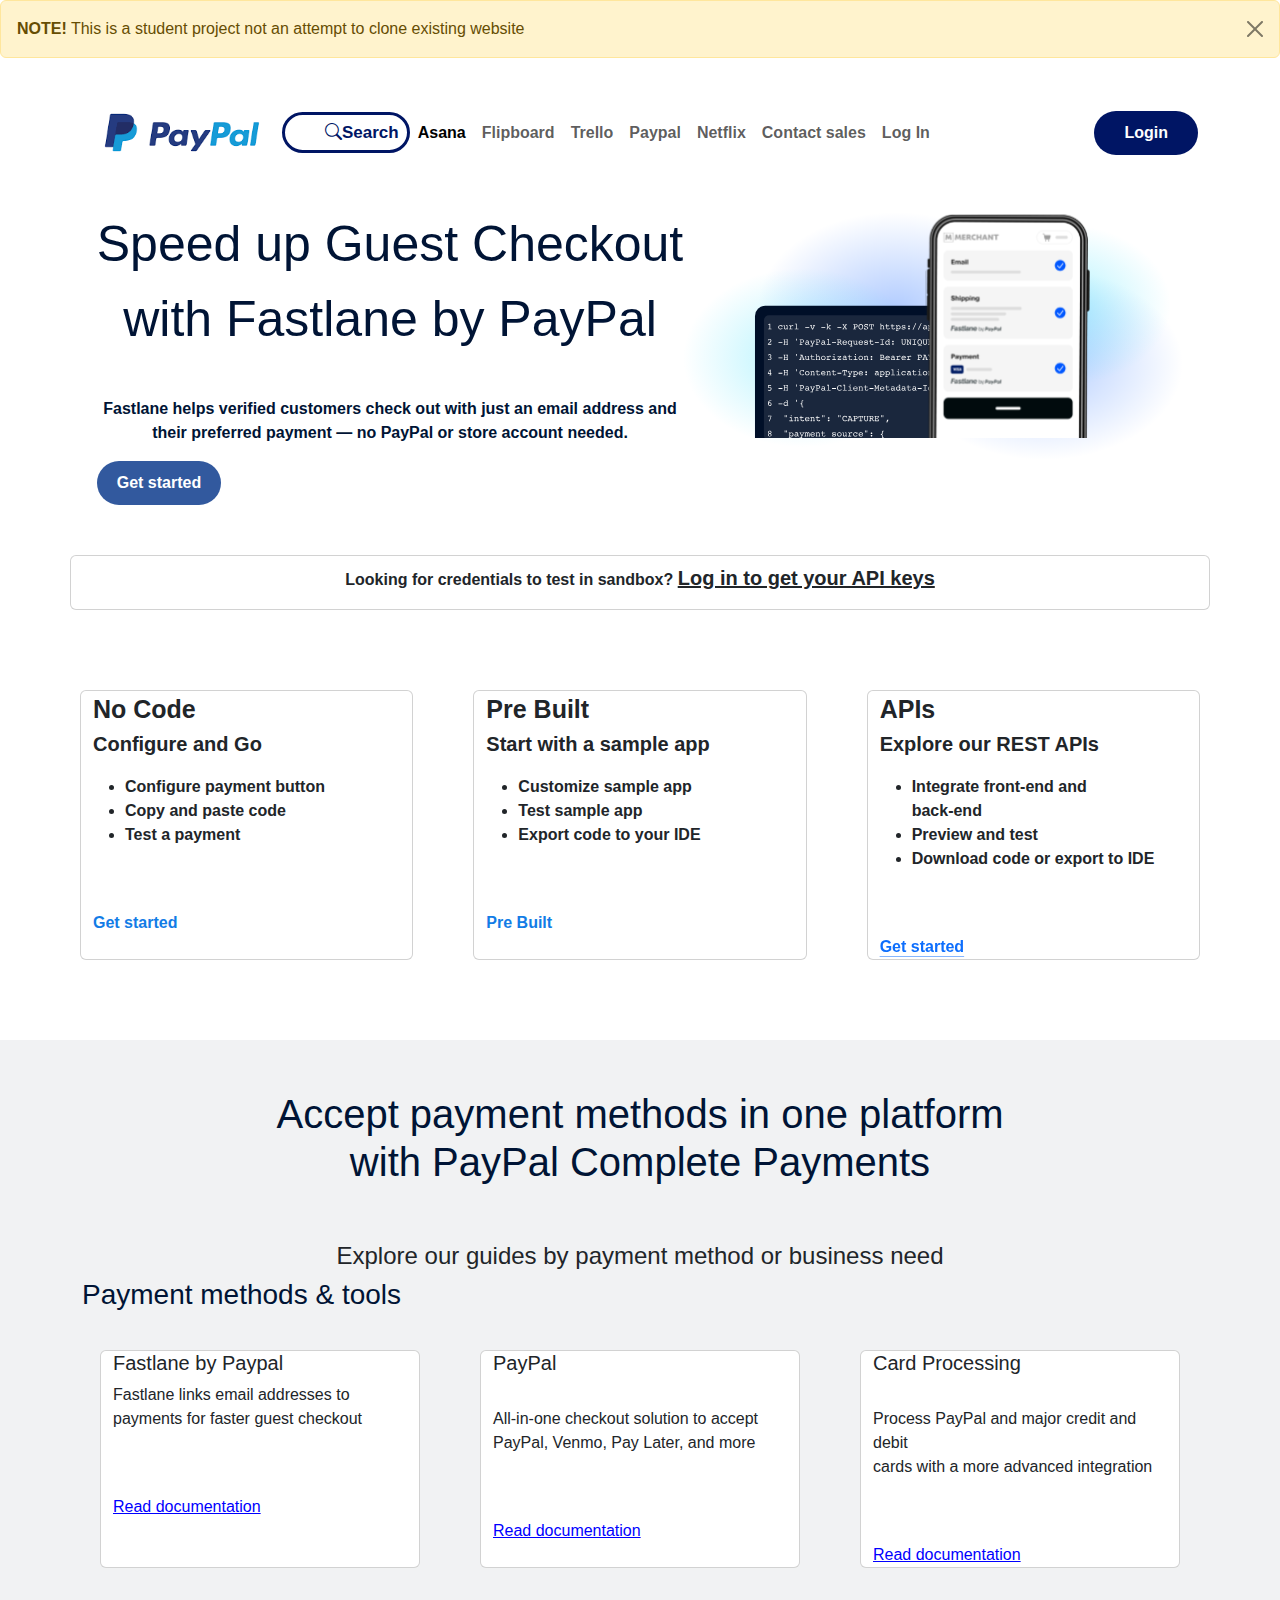
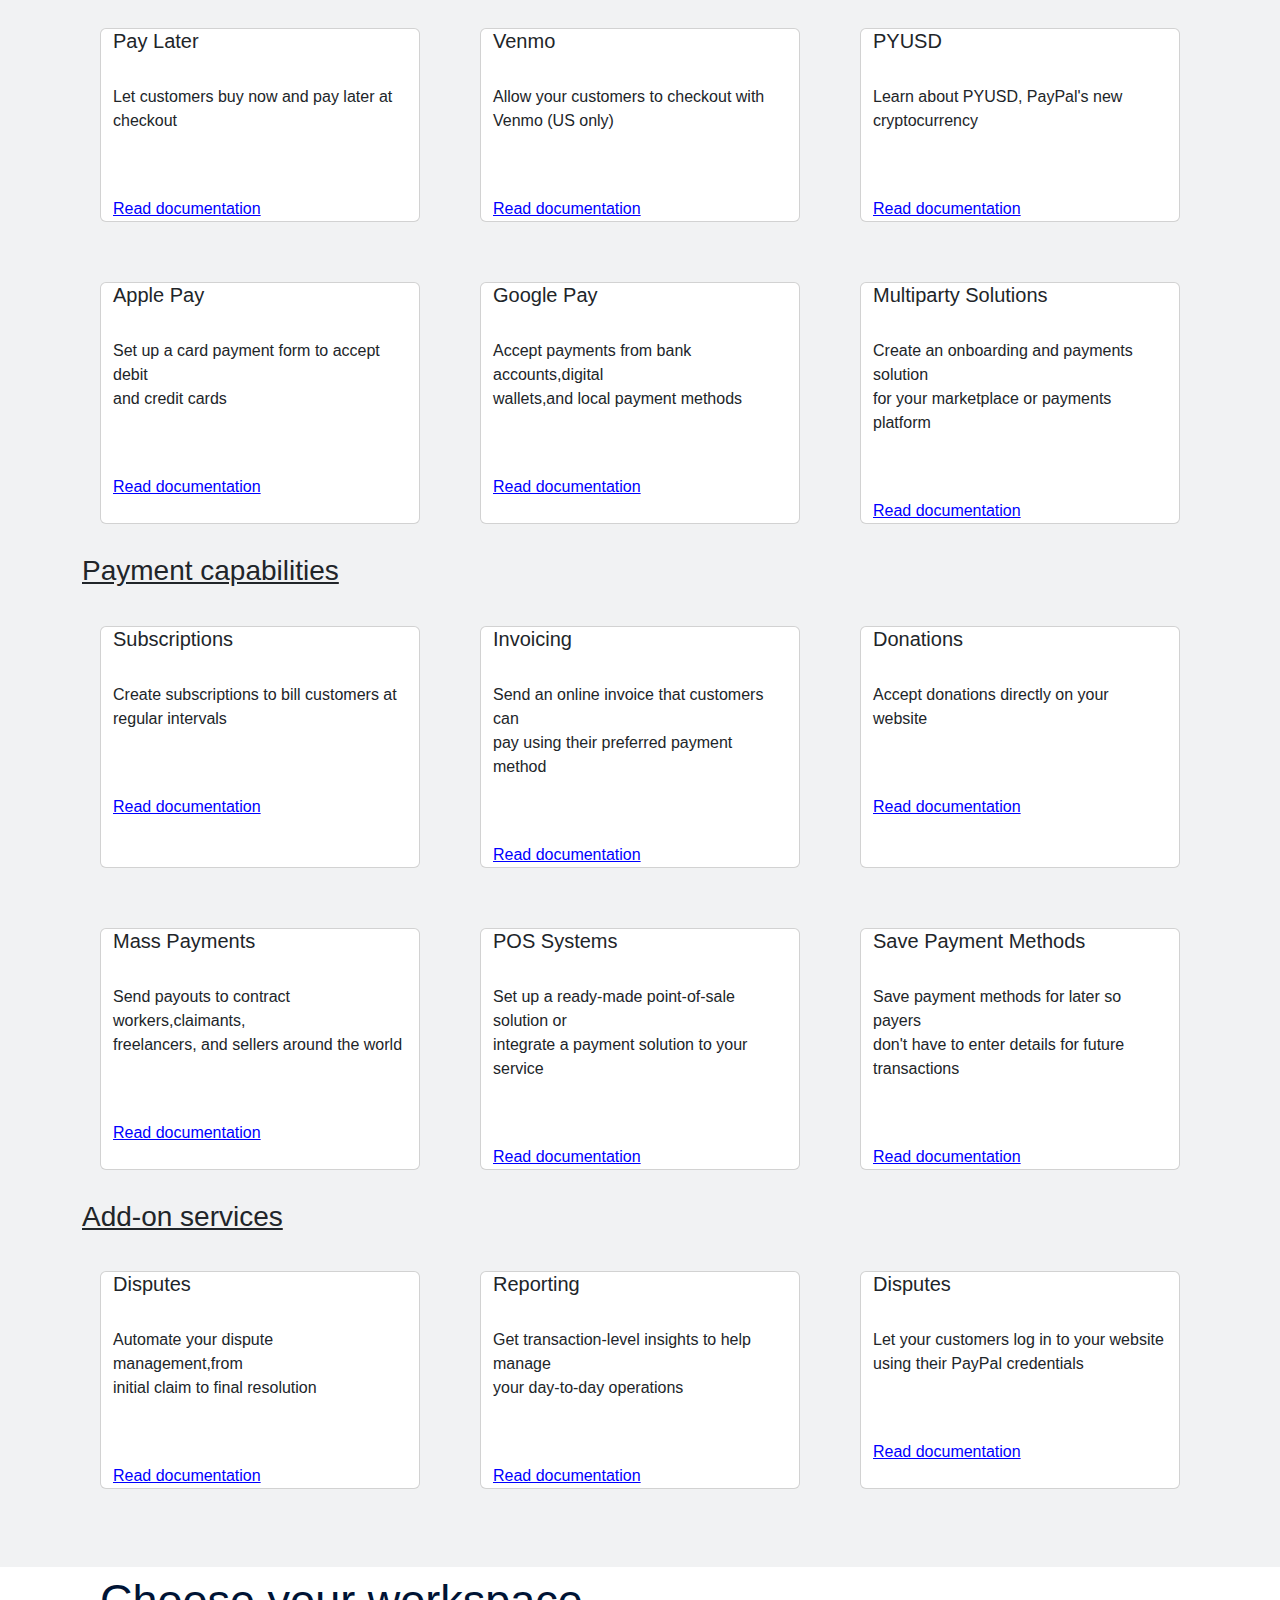
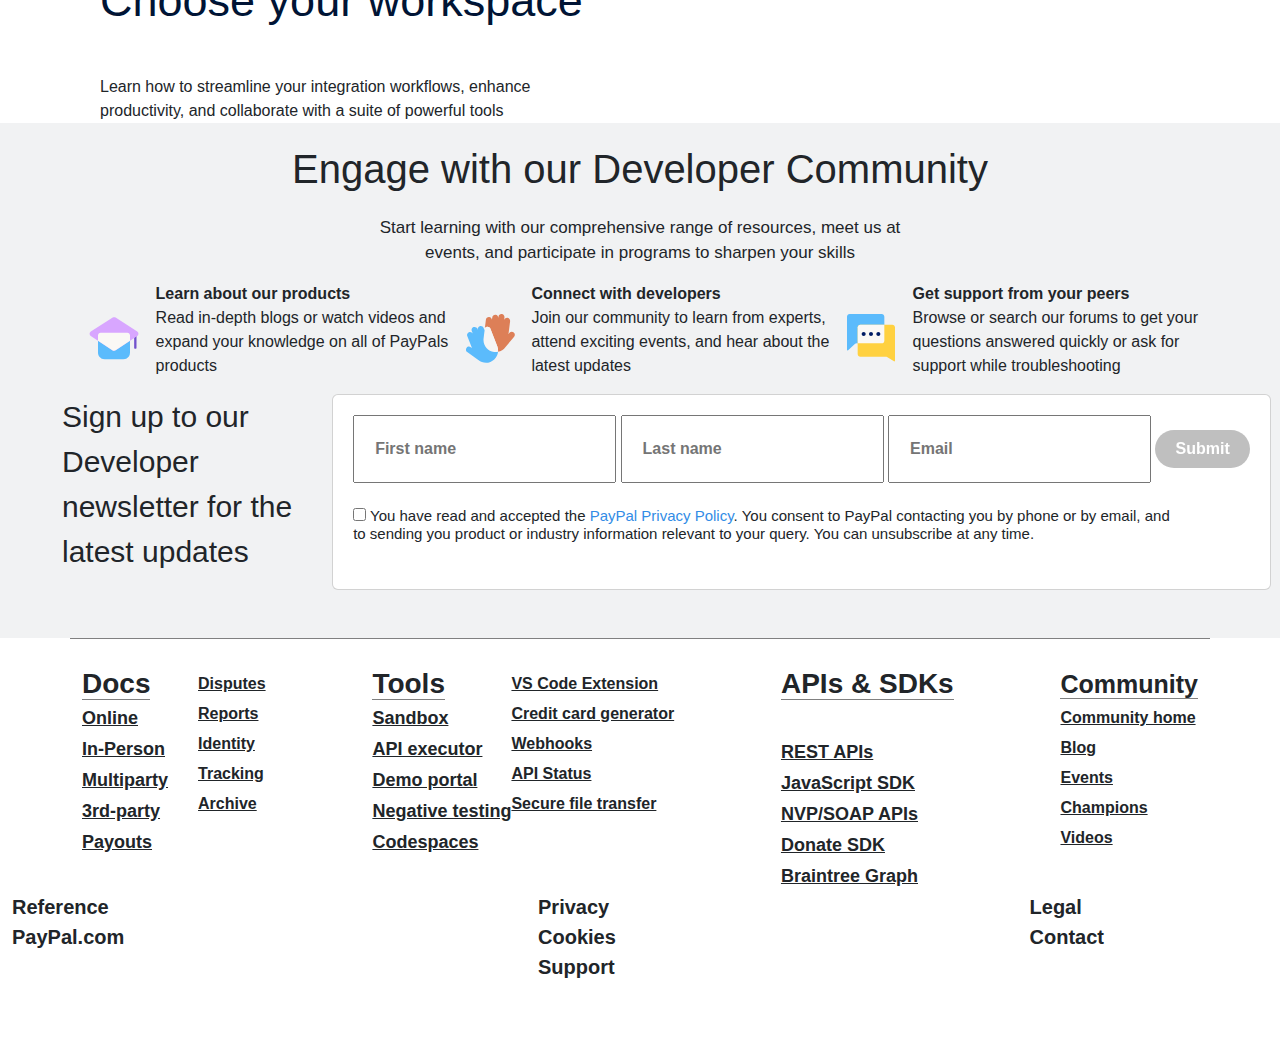
<file: paypal.html>
<!DOCTYPE html>
<html lang="en">

<head>
    <meta charset="UTF-8">
    <meta name="viewport" content="width=device-width, initial-scale=1.0">
    <title>PAYPAL</title>
    <link href="https://cdn.jsdelivr.net/npm/bootstrap@5.3.3/dist/css/bootstrap.min.css" rel="stylesheet"
        integrity="sha384-QWTKZyjpPEjISv5WaRU9OFeRpok6YctnYmDr5pNlyT2bRjXh0JMhjY6hW+ALEwIH" crossorigin="anonymous">
    <script src="https://cdn.jsdelivr.net/npm/@popperjs/core@2.11.8/dist/umd/popper.min.js"
        integrity="sha384-I7E8VVD/ismYTF4hNIPjVp/Zjvgyol6VFvRkX/vR+Vc4jQkC+hVqc2pM8ODewa9r"
        crossorigin="anonymous"></script>
    <script src="https://cdn.jsdelivr.net/npm/bootstrap@5.3.3/dist/js/bootstrap.min.js"
        integrity="sha384-0pUGZvbkm6XF6gxjEnlmuGrJXVbNuzT9qBBavbLwCsOGabYfZo0T0to5eqruptLy"
        crossorigin="anonymous"></script>
    <link rel="stylesheet" href="https://cdn.jsdelivr.net/npm/bootstrap-icons@1.11.3/font/bootstrap-icons.min.css">

    <style>
        .search button {
            color: #001564;
            border: 3px solid #001564;
            padding: 5px 8px 5px 40px;
            font-weight: bold;
            border-radius: 50px;
            font-size: 17px;
            background: white;
        }

        .login button {
            color: white;
            border-radius: 50px;
            border: none;
            background: #001564;
            padding: 10px 30px;
            font-weight: bold;
        }

        .link ul {
            display: flex;
            justify-content: space-between;
            list-style-type: none;
            font-weight: bold;
            font-size: 20px;
        }

        .cusy {
            display: flex;
            justify-content: center;
        }
    </style>
</head>

<body style="font-family: Arial, Helvetica, sans-serif;">
    <div class="alert alert-warning alert-dismissible fade show" style="margin-bottom: 0px;">
        <strong>NOTE!</strong> This is a student project not an attempt to clone existing website
        <button type="button" class="btn-close" data-bs-dismiss="alert"></button>
    </div>

    <nav class="navbar navbar-expand-lg bg-body-light" style="background: white;">
        <div class="container">
            <img src="paypal.png" alt="Paypal" width="200">
            <button class="navbar-toggler" type="button" data-bs-toggle="collapse"
                data-bs-target="#navbarSupportedContent">
                <span class="navbar-toggler-icon"></span>
            </button>
            <div class="search">

                <button type="submit"><i class="bi bi-search"></i>Search</button>
            </div>
            <div class="collapse navbar-collapse" id="navbarSupportedContent">
                <ul class="navbar-nav me-auto mb-2 mb-lg-0" style="font-weight: bold;">
                    <li class="nav-item">
                        <a class="nav-link active" href="index.html">Asana</a>
                    </li>
                    <li class="nav-item">
                        <a class="nav-link" href="flipboard.html">Flipboard</a>
                    </li>
                    <li class="nav-item">
                        <a class="nav-link" href="trello.html">Trello</a>
                    </li>
                    <li class="nav-item">
                        <a class="nav-link" href="paypal.html">Paypal</a>
                    </li>
                    <li class="nav-item">
                        <a class="nav-link" href="netflix.html">Netflix</a>
                    </li>
                    <li class="nav-item">
                        <a class="nav-link" href="#">Contact sales</a>
                    </li>
                    <li class="nav-item">
                        <a class="nav-link" href="#">Log In</a>
                    </li>
                </ul>
                <div class="login">
                    <button type="submit">Login</button>
                </div>
            </div>

        </div>
    </nav>
    <div class="container" style="margin-bottom: 50px;">
        <div class="cusy">
            <div>
                <p style="font-weight: 500;color: #001435;font-size: 50px;text-align: center;">Speed up Guest Checkout
                    <br>with Fastlane by PayPal
                </p><br>
                <p style="color: #001435;font-weight: 600;text-align: center;"> Fastlane helps verified customers check
                    out with just an email address and <br>their preferred payment —
                    no PayPal or store account needed.
                </p>
                <button type="submit" style="background: #32599E;border: none;color: white;
                padding: 10px 20px;border-radius: 50px;font-weight: bold;">Get started</button>
            </div>
            <div class="start">
                <img src="phonepaypal.svg" alt="phone" width="500">
            </div>
        </div>
    </div>
    <div class="container card" style="text-align: center;font-weight: 600;padding-top: 7px;
    margin-bottom: 40px;">
        <p>Looking for credentials to test in sandbox?

            <span style="text-decoration: underline;font-size: 20px;"> Log in to get your API keys</span>
        </p>
    </div>
    <div class="row" style="font-weight: bold;margin: 50px;">
        <div class="col card" style="margin: 30px;">
            <p><span style="font-size: 25px;">No Code </span><br>
                <span style="font-size: 20px;">Configure and Go</span>
            </p>
            <ul style="list-style-type: disc;">
                <li>Configure payment button</li>
                <li>Copy and paste code</li>
                <li>Test a payment</li>
            </ul><br><br>
            <p style="color: #127ce6;font-weight: bold;">Get started</p>
        </div>

        <div class="col card" style="margin: 30px;">
            <p><span style="font-size: 25px;">Pre Built </span><br><span style="font-size: 20px;">Start with a sample
                    app</span></p>
            <ul style="list-style-type: disc;">
                <li>Customize sample app</li>
                <li>Test sample app</li>
                <li>Export code to your IDE</li>
            </ul><br><br>
            <p style="color: #127ce6;font-weight: bold;">Pre Built</p>
        </div>

        <div class="col card" style="margin: 30px;">
            <p><span style="font-size: 25px;">APIs </span><br><span style="font-size: 20px;">Explore our REST
                    APIs</span></p>
            <ul style="list-style-type: disc;">
                <li>Integrate front-end and <br>back-end</li>
                <li>Preview and test</li>
                <li>Download code or export to IDE</li>
            </ul><br><br>
            
            <a class="icon-link" href="#">
                Get started
                <svg class="bi" aria-hidden="true"><use xlink:href="#arrow-right"></use></svg>
              </a>
        </div>
    </div>
    <div style="background: #F1F2F3;">

        <div style="text-align: center;">
            <h1 style="color: #001435;font-size: 40px;font-weight: 500;padding-top: 50px;">Accept payment methods in one
                platform <br>
                with PayPal Complete Payments</h1><br><br>
            <h4>Explore our guides by payment method or business need</h4>
        </div>
        <div class="container">
            <div>
                <h3 style="color: #001435;">Payment methods & tools</h3>
            </div>
            <div class=" row ">
                <div class="col card" style="margin: 30px;">
                    <h5>Fastlane by Paypal</h5>
                    <p>Fastlane links email addresses to <br>payments for faster guest checkout</p><br><br>
                    <span style="text-decoration: underline;color: blue;">Read documentation</span>
                </div>

                <div class="col card" style="margin: 30px;">
                    <h5>PayPal</h5><br>
                    <p>All-in-one checkout solution to accept <br>PayPal, Venmo, Pay Later, and more</p><br><br>
                    <span style="text-decoration: underline;color: blue;">Read documentation</span>
                </div>
                <div class="col card" style="margin: 30px;">
                    <h5>Card Processing</h5><br>
                    <p>Process PayPal and major credit and debit <br>cards with a more advanced integration</p><br><br>
                    <span style="text-decoration: underline;color: blue;">Read documentation</span>
                </div>
            </div>
            <div class="row">
                <div class="col card" style="margin: 30px;">
                    <h5>Pay Later</h5><br>
                    <p>Let customers buy now and pay later at <br>checkout</p><br><br>
                    <span style="text-decoration: underline;color: blue;">Read documentation</span>
                </div>
                <div class="col card" style="margin: 30px;">
                    <h5>Venmo</h5><br>
                    <p>Allow your customers to checkout with <br>Venmo (US only)</p><br><br>
                    <span style="text-decoration: underline;color: blue;">Read documentation</span>
                </div>
                <div class="col card" style="margin: 30px;">
                    <h5>PYUSD</h5><br>
                    <p>Learn about PYUSD, PayPal's new <br>cryptocurrency</p><br><br>
                    <span style="text-decoration: underline;color: blue;">Read documentation</span>
                </div>
            </div>
            <div class="row">
                <div class="col card" style="margin: 30px;">
                    <h5>Apple Pay</h5><br>
                    <p>Set up a card payment form to accept debit <br>and credit cards</p><br><br>
                    <span style="text-decoration: underline;color: blue;">Read documentation</span>
                </div>
                <div class="col card" style="margin: 30px;">
                    <h5>Google Pay</h5><br>
                    <p>Accept payments from bank accounts,digital <br>wallets,and local payment methods</p><br><br>
                    <span style="text-decoration: underline;color: blue;">Read documentation</span>
                </div>
                <div class="col card" style="margin: 30px;">
                    <h5>Multiparty Solutions</h5><br>
                    <p>Create an onboarding and payments solution <br>for your marketplace or payments platform</p>
                    <br><br>
                    <span style="text-decoration: underline;color: blue;">Read documentation</span>
                </div>

            </div>
            <div>
                <div>
                    <h3><span style="text-decoration: underline;">Payment capabilities</span></h3>
                </div>
                <div class="row">
                    <div class="col card" style="margin: 30px;">
                        <h5>Subscriptions</h5><br>
                        <p>Create subscriptions to bill customers at <br>regular intervals</p><br><br>
                        <span style="text-decoration: underline;color: blue;">Read documentation</span>
                    </div>
                    <div class="col card" style="margin: 30px;">
                        <h5>Invoicing</h5><br>
                        <p>Send an online invoice that customers can <br>pay using their preferred payment method</p>
                        <br><br>
                        <span style="text-decoration: underline;color: blue;">Read documentation</span>
                    </div>
                    <div class="col card" style="margin: 30px;">
                        <h5>Donations</h5><br>
                        <p>Accept donations directly on your website </p><br><br>
                        <span style="text-decoration: underline;color: blue;">Read documentation</span>
                    </div>
                </div>
                <div class="row">
                    <div class="col card" style="margin: 30px;">
                        <h5>Mass Payments</h5><br>
                        <p>Send payouts to contract workers,claimants, <br>freelancers, and sellers around the world</p>
                        <br><br>
                        <span style="text-decoration: underline;color: blue;">Read documentation</span>
                    </div>
                    <div class="col card" style="margin: 30px;">
                        <h5>POS Systems</h5><br>
                        <p>Set up a ready-made point-of-sale solution or <br>integrate a payment solution to your
                            service
                        </p>
                        <br><br>
                        <span style="text-decoration: underline;color: blue;">Read documentation</span>
                    </div>
                    <div class="col card" style="margin: 30px;">
                        <h5>Save Payment Methods</h5><br>
                        <p>Save payment methods for later so payers <br>don't have to enter details for future
                            <br>transactions
                        </p>
                        <br><br>
                        <span style="text-decoration: underline;color: blue;">Read documentation</span>
                    </div>
                </div>
            </div>

            <div>
                <div>
                    <h3><span style="text-decoration: underline;">Add-on services</span></h3>
                </div>
                <div class="row">
                    <div class="col card" style="margin: 30px;">
                        <h5>Disputes</h5><br>
                        <p>Automate your dispute management,from <br>initial claim to final resolution</p><br><br>
                        <span style="text-decoration: underline;color: blue;">Read documentation</span>
                    </div>
                    <div class="col card" style="margin: 30px;">
                        <h5>Reporting</h5><br>
                        <p>Get transaction-level insights to help manage<br>your day-to-day operations</p><br><br>
                        <span style="text-decoration: underline;color: blue;">Read documentation</span>
                    </div>
                    <div class="col card" style="margin: 30px;">
                        <h5>Disputes</h5><br>
                        <p>Let your customers log in to your website<br>using their PayPal credentials</p><br><br>
                        <span style="text-decoration: underline;color: blue;">Read documentation</span>
                    </div>
                </div>
            </div>
        </div><br><br>
        <div class="container-fluid" style="background: white;padding-left: 100px;">
            <div>
                <p style="font-size: 45px;color: #001435;font-weight: 500;">Choose your workspace </p><br>
                <p> Learn how to streamline your integration workflows, enhance <br>
                    productivity, and collaborate with a suite of powerful tools</p>
            </div>
            <div></div>
        </div>

        <div style="background: #F1F2F3;">
            <div style="text-align: center;">
                <p style="font-size: 40px;font-family: 'Franklin Gothic Medium', 'Arial Narrow', Arial, sans-serif;">
                    Engage
                    with our Developer Community <br></p>
                <p style="font-size: 17px;">Start learning with our comprehensive range of resources, meet us at <br>
                    events, and participate in programs to sharpen your skills</p>
            </div>
            <div class="container" style="display: flex;justify-content: space-between;">

                <img src="community-learn.svg" alt="">
                <p><span style="font-weight: bold;">Learn about our products <br></span>
                    Read in-depth blogs or watch videos and <br>expand your knowledge on all of PayPals <br>products
                </p>
                <img src="community-support.svg" alt="">
                <p><span style="font-weight: bold;">Connect with developers <br></span>
                    Join our community to learn from experts, <br>attend exciting events, and hear about the <br>latest
                    updates</p>
                <img src="community-connect.svg" alt="">
                <p><span style="font-weight: bold;">Get support from your peers <br></span>
                    Browse or search our forums to get your <br>questions answered quickly or ask for <br>support while
                    troubleshooting</p>

            </div>
        </div>

        <div class="container-fluid" style="display: flex;margin-left: 50px;">
            <div>
                <p style="font-size: 30px;">Sign up to our <br>Developer <br>newsletter for the <br>latest updates
                </p>
            </div>
            <div class="card" style="padding: 20px;margin-left: 40px;">
                <form>
                    <span style="border-radius: 5px;"><input type="text" placeholder="First name"
                            style="padding: 20px;font-weight: bold;">
                        <input type="text" placeholder="Last name" style="padding: 20px;font-weight: bold;">
                        <input type="text" placeholder="Email" style="padding: 20px;font-weight: bold;"></span>
                    <button style="font-weight: bold;color: white;background: gray;opacity: 0.5;border-radius: 50px;
                padding: 7px 20px;border: none;">Submit</button><br><br>

                    <h6 style="font-size: 15px;">
                        <input type="checkbox">
                        You have read and accepted the <span style="color: #328CE6;">PayPal Privacy Policy</span>. You
                        consent to PayPal contacting you
                        by phone or by email, and <br>
                        to sending you product or industry information relevant to your query. You can unsubscribe
                        at any time.
                    </h6>
                </form>
            </div>
        </div><br><br>
    </div>
    <footer>
        <div class="container document"
            style="display: flex;justify-content: space-between;font-weight: bold;line-height: 30px;
                font-family: 'Franklin Gothic Medium', 'Arial Narrow', Arial, sans-serif;border-top: 1px solid gray;padding-top: 30px;">
            <div class="people" style="display: flex;">
                <div class="party">
                    <span style="font-size: 28px;border-bottom: 1px solid gray;">Docs <br></span>
                    <span style="text-decoration: underline;font-size: 18px;"> Online <br>
                        In-Person <br>
                        Multiparty <br>
                        3rd-party <br>
                        Payouts
                    </span>
                </div>
                <div class="project" style="margin-left: 30px;">
                    <span style="text-decoration: underline;"> Disputes<br>
                        Reports <br>
                        Identity <br>
                        Tracking <br>
                        Archive
                    </span>
                </div>
            </div>
            <div style="display: flex;">
                <div class="posit">
                    <span style="font-size: 28px;border-bottom: 1px solid gray;"> Tools <br></span>
                    <span style="text-decoration: underline;font-size: 18px;"> Sandbox <br>
                        API executor <br>
                        Demo portal <br>
                        Negative testing <br>
                        Codespaces
                    </span>
                </div>

                <div class="status">
                    <span style="text-decoration: underline;"> VS Code Extension <br>
                        Credit card generator <br>
                        Webhooks <br>
                        API Status <br>
                        Secure file transfer </span>
                </div>
            </div>

            <div class="tree">
                <span style="font-size: 28px;border-bottom: 1px solid gray;">APIs & SDKs <br><br></span>
                <span style="text-decoration: underline;font-size: 18px;"> REST APIs <br>
                    JavaScript SDK <br>
                    NVP/SOAP APIs <br>
                    Donate SDK <br>
                    Braintree Graph
                </span>
            </div>
            <div class="home">
                <span style="font-size: 25px;border-bottom: 1px solid gray;"> Community <br></span>
                <span style="text-decoration: underline;margin-top: 20px;">Community home <br>
                    Blog <br>
                    Events <br>
                    Champions <br>
                    Videos
                </span>
            </div>
        </div>

        <div class="row container link" style="margin-bottom: 50px;">
            <ul>
                <div>
                    <div class="col">
                        <li>Reference</li>
                    </div>
                    <div class="col">
                        <li>PayPal.com</li>
                    </div>
                </div>
                <div>
                    <div class="col">
                        <li>Privacy</li>
                    </div>
                    <div class="col">
                        <li>Cookies</li>
                    </div>
                    <div class="col">
                        <li>Support</li>
                    </div>
                </div>
                <div>
                    <div class="col">
                        <li>Legal</li>
                    </div>
                    <div class="col">
                        <li>Contact</li>
                    </div>
                </div>
            </ul>
        </div>
    </footer>
</body>

</html>
</file>
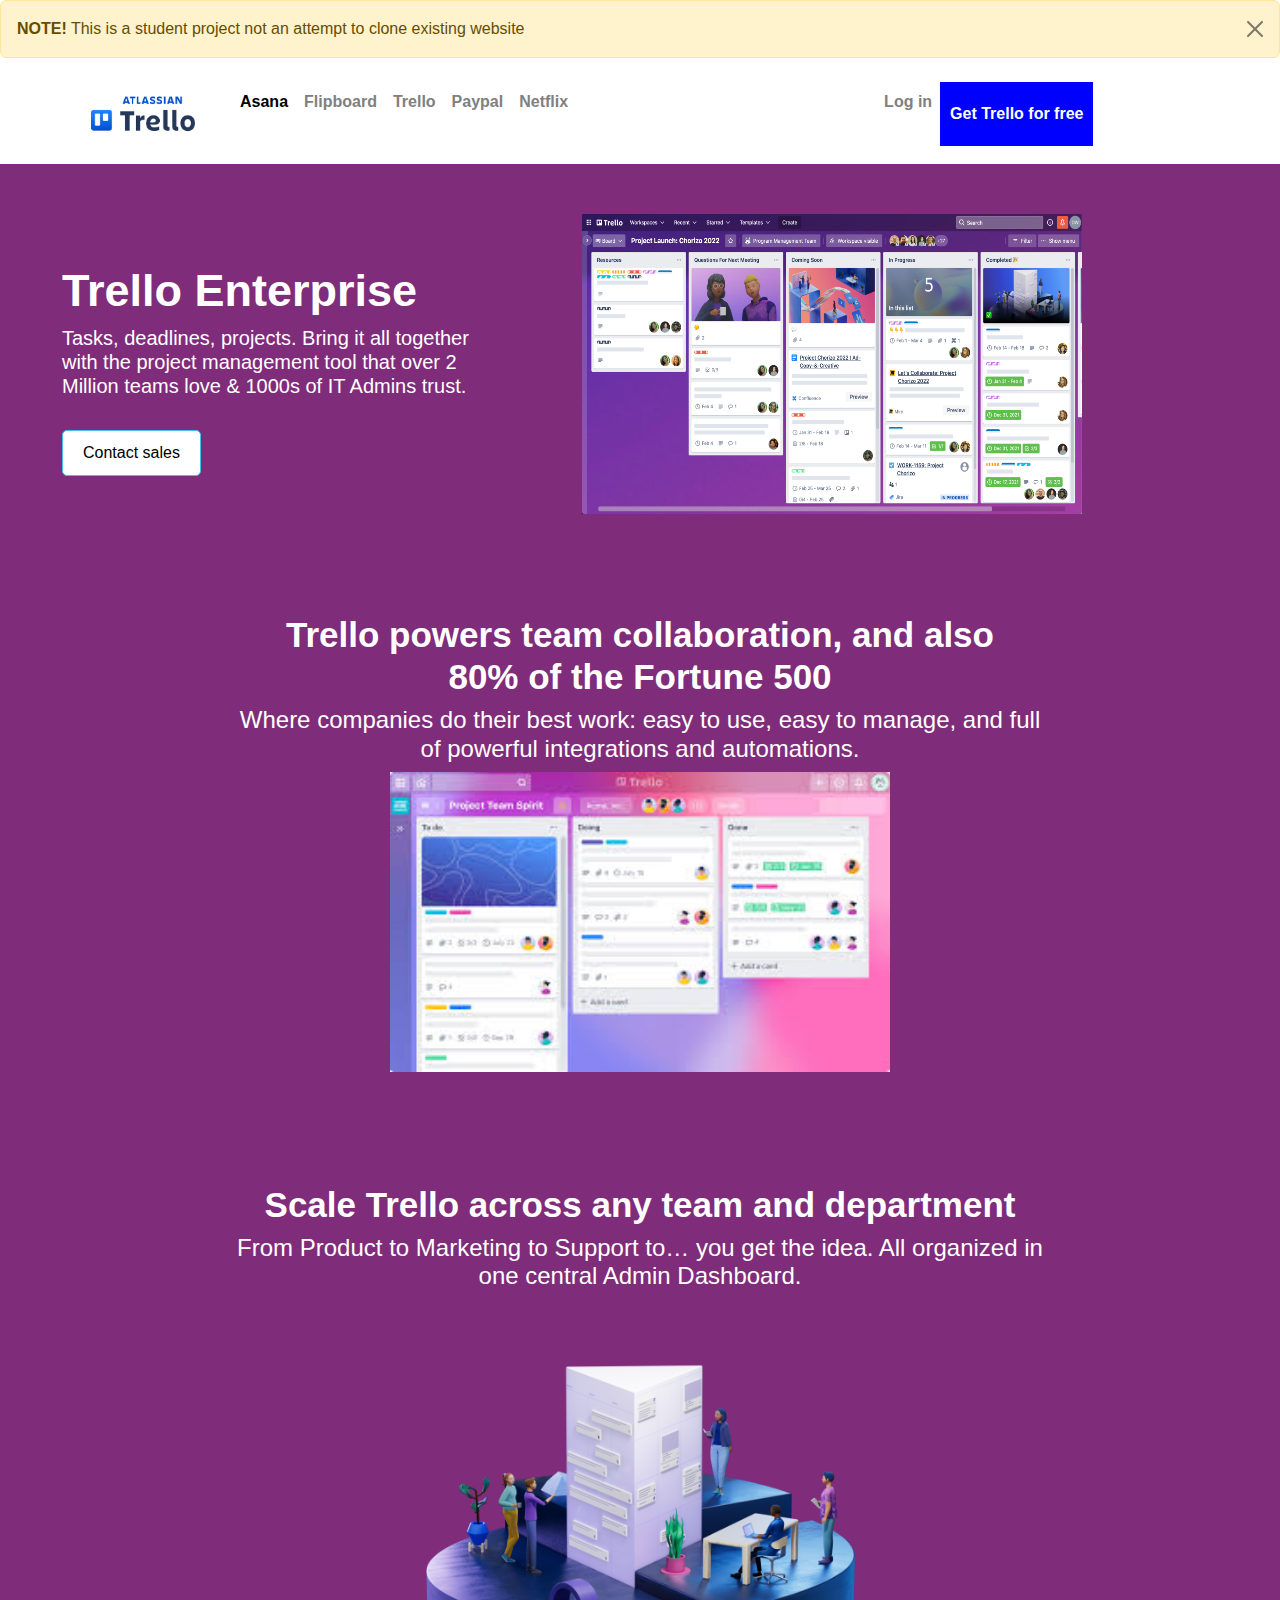
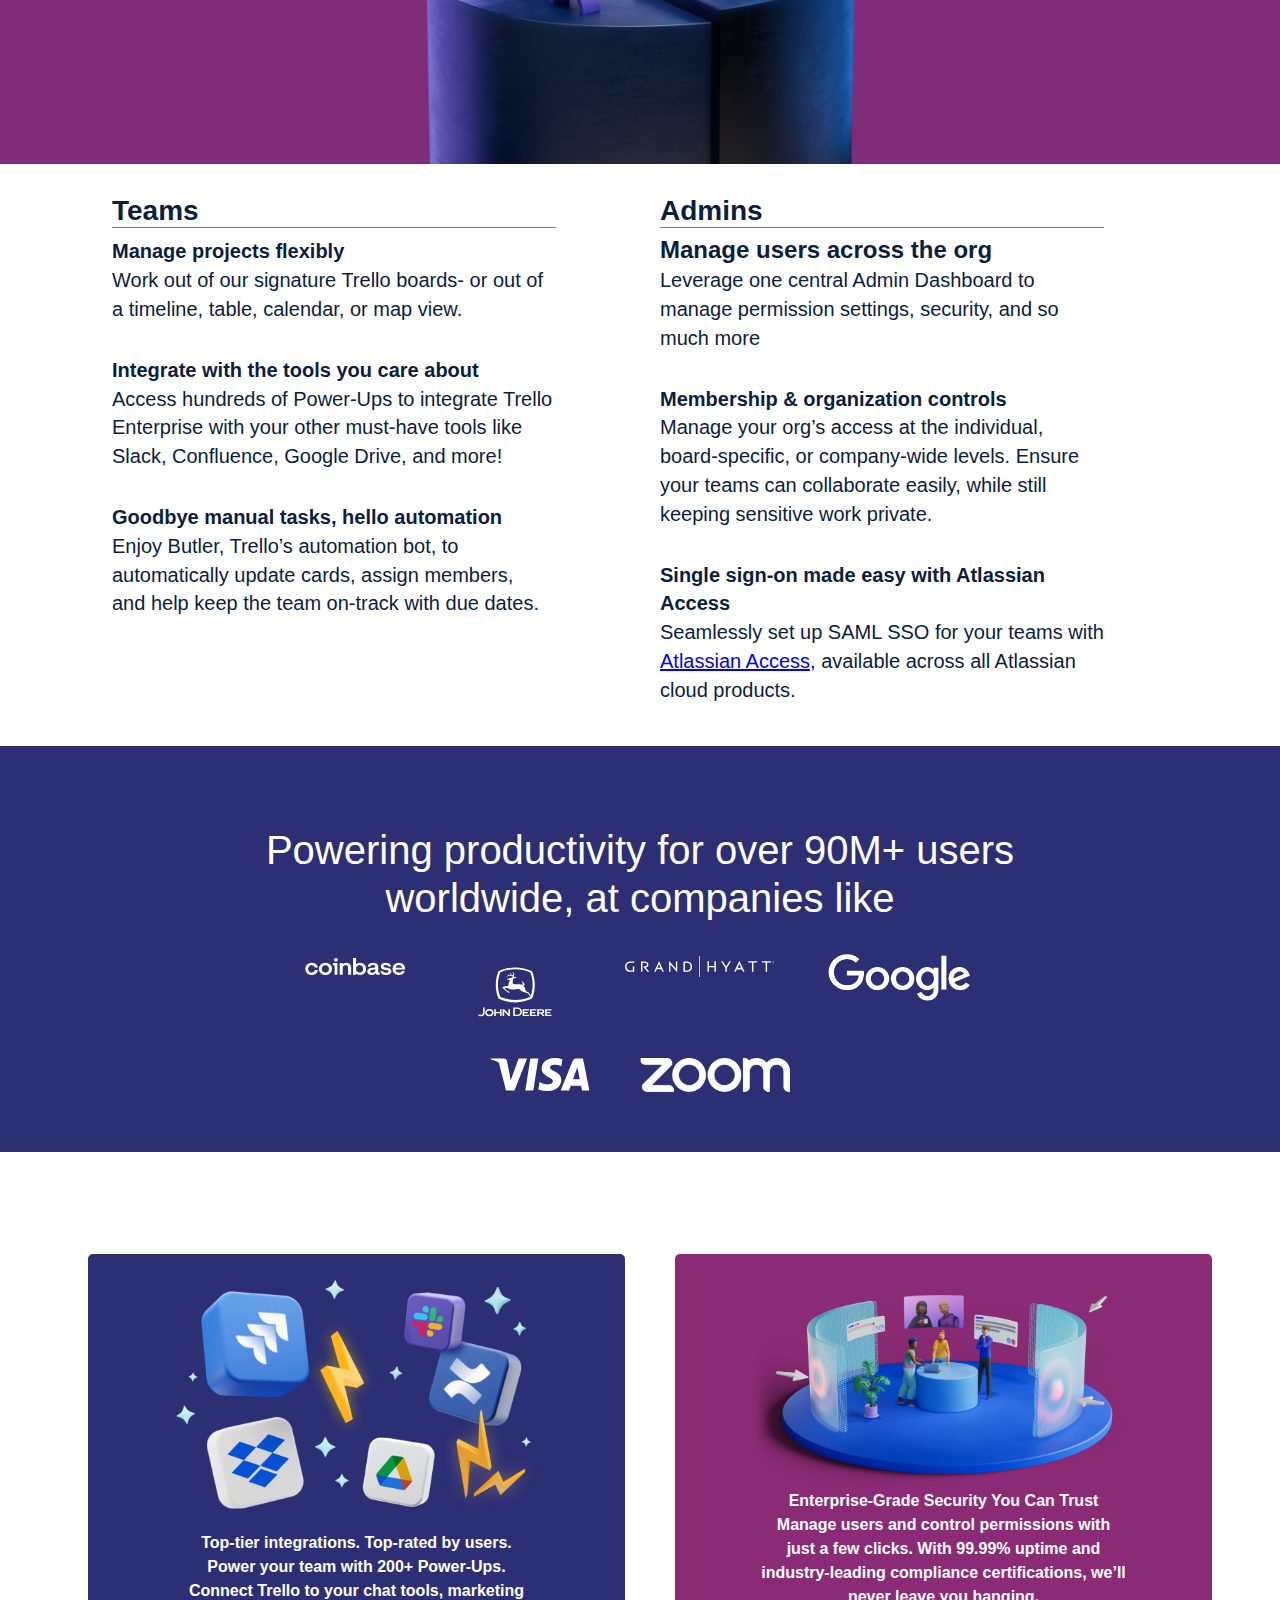
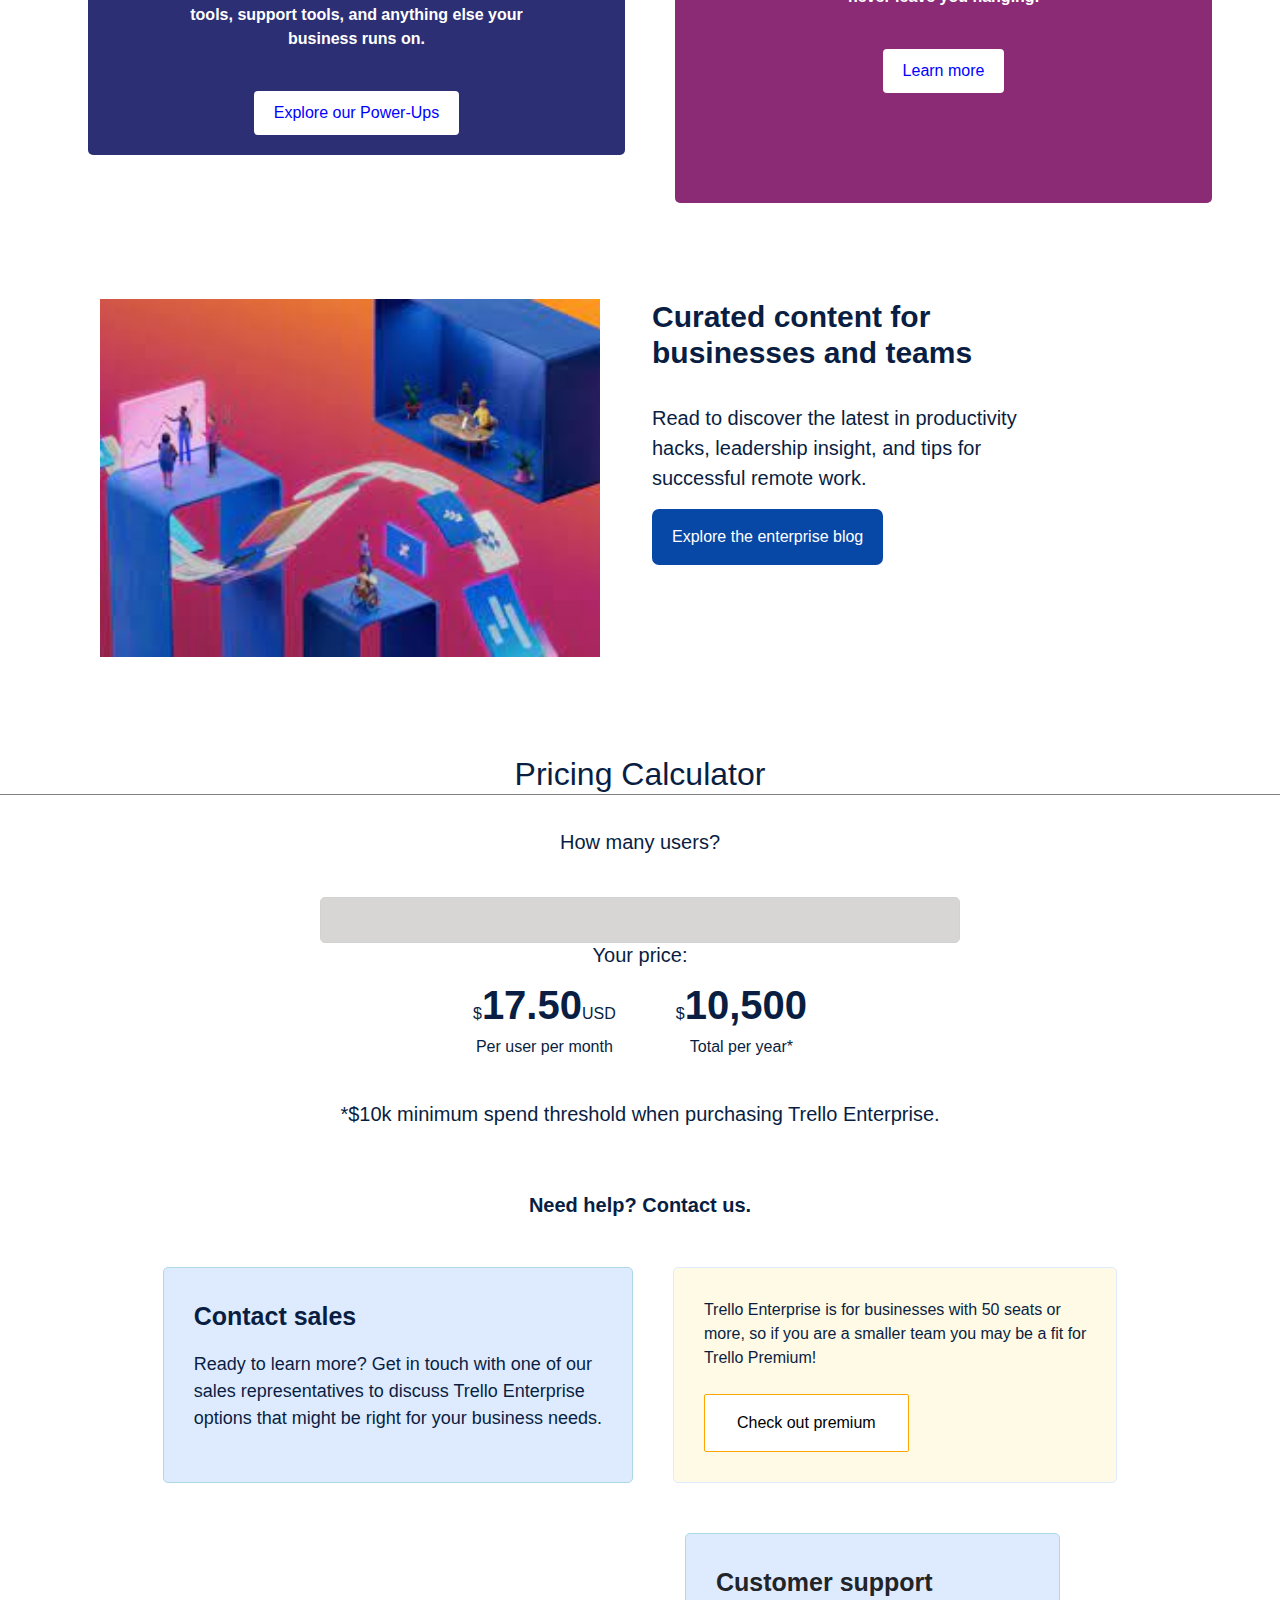
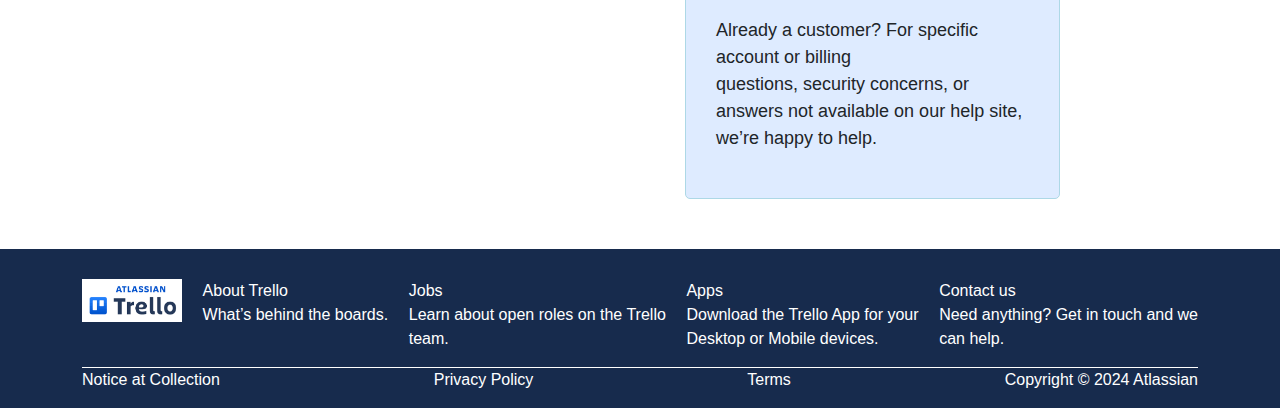
<file: trello.html>
<!DOCTYPE html>
<html lang="en">

<head>
    <meta charset="UTF-8">
    <meta name="viewport" content="width=device-width, initial-scale=1.0">
    <title>ASANA</title>
    <link rel="stylesheet" href="index.css">
    <link href="https://cdn.jsdelivr.net/npm/bootstrap@5.3.3/dist/css/bootstrap.min.css" rel="stylesheet"
        integrity="sha384-QWTKZyjpPEjISv5WaRU9OFeRpok6YctnYmDr5pNlyT2bRjXh0JMhjY6hW+ALEwIH" crossorigin="anonymous">
    <script src="https://cdn.jsdelivr.net/npm/@popperjs/core@2.11.8/dist/umd/popper.min.js"
        integrity="sha384-I7E8VVD/ismYTF4hNIPjVp/Zjvgyol6VFvRkX/vR+Vc4jQkC+hVqc2pM8ODewa9r"
        crossorigin="anonymous"></script>
    <script src="https://cdn.jsdelivr.net/npm/bootstrap@5.3.3/dist/js/bootstrap.min.js"
        integrity="sha384-0pUGZvbkm6XF6gxjEnlmuGrJXVbNuzT9qBBavbLwCsOGabYfZo0T0to5eqruptLy"
        crossorigin="anonymous"></script>
    <link rel="stylesheet" href="https://cdn.jsdelivr.net/npm/bootstrap-icons@1.11.3/font/bootstrap-icons.min.css">

</head>

<body style="font-family:'Gill Sans', 'Gill Sans MT', Calibri, 'Trebuchet MS', sans-serif;">
    <div class="alert alert-warning alert-dismissible fade show">
        <strong>NOTE!</strong> This is a student project not an attempt to clone existing website
        <button type="button" class="btn-close" data-bs-dismiss="alert"></button>
    </div>

    <nav class="navbar navbar-expand-lg bg-body-light sticky-top" style="background: white;">
        <div class="container">
            <img src="trellologo.png" alt="Asana" width="120">
            <button class="navbar-toggler" type="button" data-bs-toggle="collapse"
                data-bs-target="#navbarSupportedContent">
                <span class="navbar-toggler-icon"></span>
            </button>

            <div class="collapse navbar-collapse" id="navbarSupportedContent">
                <ul class="navbar-nav me-auto mb-2 mb-lg-0">
                    <li class="nav-item">
                        <a class="nav-link active" href="index.html">Asana</a>
                    </li>
                    <li class="nav-item">
                        <a class="nav-link" href="flipboard.html">Flipboard</a>
                    </li>
                    <li class="nav-item">
                        <a class="nav-link" href="trello.html">Trello</a>
                    </li>
                    <li class="nav-item">
                        <a class="nav-link" href="paypal.html">Paypal</a>
                    </li>
                    <li class="nav-item">
                        <a class="nav-link" href="netflix.html">Netflix</a>
                    </li>
                    <li class="nav-item" style="margin-left: 300px;">
                        <a class="nav-link" href="#">Log in</a>
                    </li>
                    <li class="nav-item">
                        <button
                            style="background: blue;color: white;padding: 20px 10px;border: none;font-weight: bold;">Get
                            Trello for free</button>
                    </li>
                </ul>
            </div>
        </div>
    </nav>
    <div class="container-fluid"
        style="font-family: 'Gill Sans', 'Gill Sans MT', Calibri, 'Trebuchet MS', sans-serif;background: #7F2C7A;">
        <div class="row container " style="display: flex;margin-top: 10px;padding: 50px;justify-content: center;">
            <div class="col-sm-6 mb-5" style="color: white;margin-top: 50px;padding-right: 80px;">
                <h1 style="font-weight: bold;font-size: 45px;">Trello Enterprise</h1>
                <h4 style="font-size: 20px;"> Tasks, deadlines, projects. Bring it all together <br>
                    with the project management tool that over 2 <br>
                    Million teams love & 1000s of IT Admins trust.
                </h4> <br>
                <button
                    style="border: 1px solid rgb(63, 194, 238);background: white;padding: 10px 20px;border-radius: 5px;">
                    Contact sales
                </button>
            </div>
            <div class="col-sm-6">
                <img src="trel.webp" alt="" width="500" height="300">
            </div>
        </div>
        <div style="text-align: center;color: white;margin-top: 40px;">
            <h2 style="font-weight: bold;font-size: 35px;">Trello powers team collaboration, and also <br>
                80% of the Fortune 500 <br>
            </h2>
            <h4> Where companies do their best work: easy to use, easy to manage, and full <br>
                of powerful integrations and automations.
            </h4>
            <div><img src="trello3.jfif" alt="" width="500" height="300"></div>
            <br><br><br>
            <div style="text-align: center;color: white;margin-top: 40px;">
                <h2 style="font-weight: bold;font-size: 35px;">Scale Trello across any team and department<br></h2>
                <h4> From Product to Marketing to Support to… you get the idea. All organized in <br>one central Admin
                    Dashboard.</h4><br><br>
            </div>
            <div><img src="tr.webp" alt="" width="500"></div>
        </div>
    </div>
    <div class="container row"
        style="display: flex;justify-content: center; margin-top: 30px;font-family: 'Gill Sans', 'Gill Sans MT', Calibri, 'Trebuchet MS', sans-serif;">
        <div class="col-sm mb-5" style="color: #091E42;margin-left: 100px;">
            <h3 style="border-bottom: 1px solid gray;font-weight: bold;">Teams</h3>
            <h4> <span style="font-weight: bold;font-size: 20px;"> Manage projects flexibly </span><br>
                <span style="font-size: 20px;">Work out of our signature Trello boards- or out of <br>
                    a timeline, table, calendar, or map view.
                </span>
            </h4>
            <br>

            <h4> <span style="font-weight: bold;font-size: 20px;">Integrate with the tools you care about </span><br>
                <span style="font-size: 20px;"> Access hundreds of Power-Ups to integrate Trello <br>
                    Enterprise with your other must-have tools like <br>Slack, Confluence, Google Drive, and more!
                </span>
            </h4><br>

            <h4> <span style="font-weight: bold;font-size: 20px;">Goodbye manual tasks, hello automation </span><br>
                <span style="font-size: 20px;"> Enjoy Butler, Trello’s automation bot, to <br>automatically update
                    cards, assign members, <br>
                    and help keep the team on-track with due dates.
                </span>
            </h4>
        </div>
        <div class="col-sm" style="color: #091E42;;margin-left: 80px;">
            <h3 style="border-bottom: 1px solid gray;font-weight: bold;">Admins</h3>
            <h4> <span style="font-weight: bold;">Manage users across the org </span><br>
                <span style="font-size: 20px;"> Leverage one central Admin Dashboard to <br>manage permission settings,
                    security, and so <br>much more
                </span>
            </h4><br>

            <h4> <span style="font-weight: bold;font-size: 20px;">Membership & organization controls </span><br>
                <span style="font-size: 20px;"> Manage your org’s access at the individual, <br>board-specific, or
                    company-wide levels. Ensure <br>
                    your teams can collaborate easily, while still <br>keeping sensitive work private.
                </span>
            </h4><br>

            <h4> <span style="font-weight: bold;font-size: 20px;">Single sign-on made easy with Atlassian Access</span>
                <br>
                <span style="font-size: 20px;">Seamlessly set up SAML SSO for your teams with
                    <br><span style="color: blue;text-decoration: underline;">Atlassian Access,</span> available across
                    all Atlassian <br>
                    cloud products.</span>
            </h4><br>
        </div>
    </div>
    <div class="container-fluid"
        style="background: #2D2F74;color: white;text-align: center;margin: 10px auto 30px auto;padding: 80px auto 60px auto;
        font-family: 'Gill Sans', 'Gill Sans MT', Calibri, 'Trebuchet MS', sans-serif;padding-top: 80px;padding-bottom: 60px;">
        <h1> Powering productivity for over 90M+ users <br>worldwide, at companies like </h1><br>
        <div style="display: flex;justify-content: center;">
            <div> <img src="coinbase.webp" alt="" width="150" style="padding-right: 50px;"></div>
            <div> <img src="johndee.svg" alt="" width="170" style="padding-right: 50px;"></div>
            <div> <img src="grandhy.svg" alt="" width="200" style="padding-right: 50px;"></div>
            <div> <img src="goog.svg" alt="" width="150"></div>
        </div><br>
        <div style="display: flex;justify-content: center;">
            <div> <img src="visa.svg" alt="" width="150" style="padding-right: 50px;"></div>
            <div> <img src="zoom.webp" alt="" width="150"></div>
        </div>
    </div><br><br><br>
    <div class="row" style="display: flex;justify-content: center;font-family: 'Gill Sans', 'Gill Sans MT', Calibri, 'Trebuchet MS', sans-serif;
    font-weight: bold;">
        <div class="col-sm mb-5"
            style="background: #2D2F74;text-align: center;padding: 10px 30px 20px 30px;border-radius: 5px;margin: auto 50px auto 100px;">
            <img src="power.webp" alt="" width="400">
            <p style="color: white;">Top-tier integrations. Top-rated by users. <br>
                Power your team with 200+ Power-Ups. <br>Connect Trello to your chat tools, marketing <br>
                tools, support tools, and anything else your <br>business runs on.
            </p> <br>
            <button style="border: none;background: white;color: blue;padding: 10px 20px;border-radius: 4px;">Explore
                our Power-Ups</button>
        </div>
        <div class="col-sm"
            style="background: #8B2B75;text-align: center;padding: 10px 30px 0px 30px;border-radius: 5px;margin-right: 80px;">
            <img src="security.webp" alt="" width="400">
            <p style="color: white;"> Enterprise-Grade Security You Can Trust <br>
                Manage users and control permissions with <br>just a few clicks. With 99.99% uptime and <br>
                industry-leading compliance certifications, we’ll <br>
                never leave you hanging.
            </p> <br>
            <button style="border: none;background: white;color: blue;padding: 10px 20px;border-radius: 4px;">
                Learn more</button>
        </div>

    </div><br><br><br><br>
    <div class="row" style="display: flex;justify-content: center;">
        <div class="col-sm mb-5"><img src="trello enter2.jfif" alt="" width="500" style="margin-left: 100px;"></div>
        <div class="col-sm"
            style="font-family: 'Gill Sans', 'Gill Sans MT', Calibri, 'Trebuchet MS', sans-serif;color: #091E42;">
            <h2 style="font-size: 30px;font-weight: bold;">Curated content for <br>businesses and teams </h2><br>
            <p style="font-size: 20px;"> Read to discover the latest in productivity <br>hacks, leadership insight, and
                tips for <br>successful
                remote work.</p>
            <button style="color: white;background: #0747A6;padding: 16px 20px;border: none;border-radius: 7px;">Explore
                the enterprise blog</button>
        </div>

    </div>
    <div
        style="margin-top: 50px;text-align: center;color: #091E42;font-family: 'Gill Sans', 'Gill Sans MT', Calibri, 'Trebuchet MS', sans-serif;">
        <h2 style="border-bottom: 1px solid gray;">Pricing Calculator</h2><br>
        <p style="font-size: 20px;">How many users?
        </p><br>
        <form><input type="number"
                style="width: 50%;border: 1px solid rgb(211, 210, 210);border-radius: 5px;padding: 10px 20px;background: rgb(216, 213, 213);">
        </form>
        <h5> Your price:</h5>
        <div style="display: flex;justify-content: center;">
            <div>
                <p style="margin-right: 30px;"> $<span style="font-weight: bold;font-size: 40px;">17.50</span>USD <br>

                    Per user per month <br>
                </p>
            </div>
            <div>
                <p style="margin-left: 30px;">$<span style="font-weight: bold;font-size: 40px;">10,500</span> <br>
                    Total per year*
                </p>
            </div>
        </div><br>
        <p style="font-size: 20px;"> *$10k minimum spend threshold when purchasing Trello Enterprise.

        </p><br><br>
        <h5 style="font-weight: bold;"> Need help? Contact us.</h5>
    </div>
    <div style="display: flex;justify-content: center;margin-top: 50px;font-family: 'Gill Sans', 'Gill Sans MT', Calibri, 'Trebuchet MS', sans-serif;
    color: #091E42;">
        <div
            style="border: 1px solid lightblue;border-radius: 5px;background: #DEEBFF;padding: 30px;margin-right: 20px;">
            <p style="font-weight: bold;font-size: 25px;">Contact sales <br></p>
            <p style="font-size: 18px;"> Ready to learn more? Get in touch with one of our <br>sales representatives to
                discuss Trello
                Enterprise
                <br>
                options that might be right for your business needs.
            </p>

        </div>
        <div style="border: 1px solid #DEEBFF;border-radius: 5px;background: #FFFAE5;margin-left: 20px;padding: 30px;">
            Trello Enterprise is for businesses with 50 seats or <br>
            more, so if you are a smaller team you may be a fit for <br>Trello Premium! <br><br>

            <button style="border: 1px solid orange;border-radius: 2px;background: white;padding: 16px 32px;">Check out
                premium</button>
        </div>
    </div>
    <div
        style="border: 1px solid lightblue;border-radius: 5px;background: #DEEBFF;padding: 30px;margin: 50px 220px 50px 685px;">
        <p style="font-weight: bold;font-size: 25px;">Customer support <br></p>
        <p style="font-size: 18px;"> Already a customer? For specific account or billing <br>questions, security
            concerns, or answers not
            available
            on our help site, we’re happy to help.</p>
    </div>

</body>
<footer>
    <div class="container-fluid" style="background: #172B4D;color: white;font-family: 'Gill Sans', 'Gill Sans MT', Calibri, 'Trebuchet MS', sans-serif;">
        <div class="container">
            <div style="display: flex;justify-content: space-between;border-bottom: 1px solid white;padding-top: 30px;">
                <div>
                    <img src="trellologo.png" alt="" width="100px">
                </div>
                <div>
                    <p>About Trello <br>

                        What’s behind the boards.</p>
                </div>
                <div>
                    <p>Jobs <br>

                        Learn about open roles on the Trello <br>team.</p>
                </div>
                <div>Apps <br>

                    Download the Trello App for your <br>Desktop or Mobile devices.</div>
                <div>Contact us <br>

                    Need anything? Get in touch and we <br>can help.</div>
            </div>
            <div style="display: flex;justify-content: space-between;">
                <div>
                    <p>Notice at Collection
                </div>
                <div>
                    <p>Privacy Policy</p>
                </div>
                <div>
                    <p>Terms</p>
                </div>
                <div>
                    <p>Copyright © 2024 Atlassian</p>
                </div>
            </div>
        </div>
    </div>
</footer>

</html>
</file>
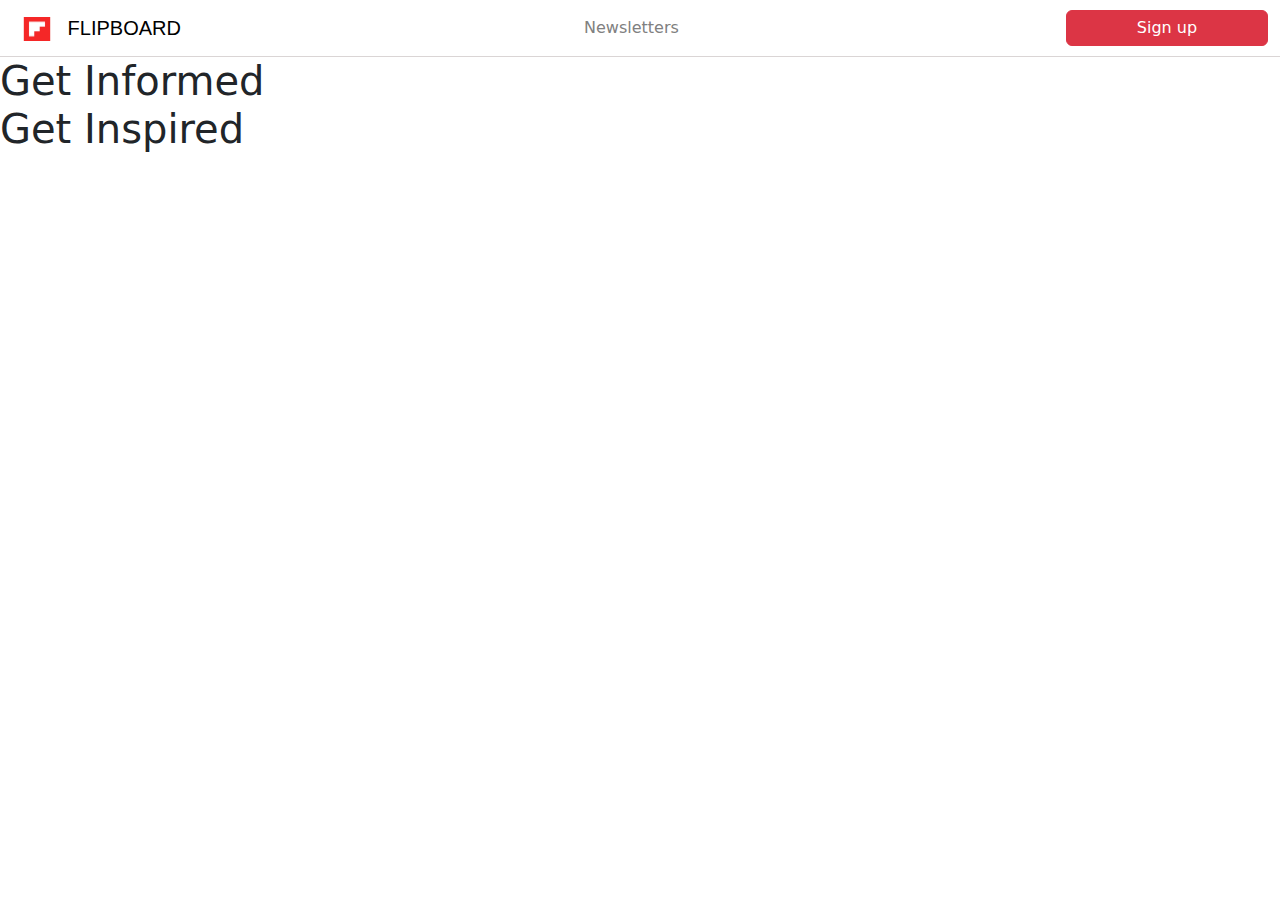
<file: PROJECTS/flipboard.html>
<!DOCTYPE html>
<html lang="en">

<head>
    <meta charset="UTF-8">
    <meta name="viewport" content="width=device-width, initial-scale=1.0">
    <title>FLIPBOARD</title>
    <link href="https://cdn.jsdelivr.net/npm/bootstrap@5.3.3/dist/css/bootstrap.min.css" rel="stylesheet"
        integrity="sha384-QWTKZyjpPEjISv5WaRU9OFeRpok6YctnYmDr5pNlyT2bRjXh0JMhjY6hW+ALEwIH" crossorigin="anonymous">
    <link rel="stylesheet" href="https://cdn.jsdelivr.net/npm/bootstrap-icons@1.11.3/font/bootstrap-icons.min.css">

</head>

<body>
    <nav class="navbar bg-body-light sticky-top"
        style="border-bottom: 1px solid rgb(218, 213, 213); background: white;">
        <div class="container-fluid">
            <a class="navbar-brand" href="#"
                style="font-family: Impact, Haettenschweiler, 'Arial Narrow Bold', sans-serif; ">
                <img src="flipboard.jpg" alt="Logo" width="50" height="24" class="d-inline-block align-text-top">
                FLIPBOARD
            </a>
            <a href="index.html" style="color: gray; text-decoration: none;">Newsletters</a>
            <input class="btn btn-danger" type="Sign up" value="Sign up" style="padding:  5px 0px;">

        </div>

        </div>
    </nav>
    <div style="line-height: 72px;">
        <h1>Get Informed <br>
            Get Inspired</h1>
    </div>



























    <script src="https://cdn.jsdelivr.net/npm/@popperjs/core@2.11.8/dist/umd/popper.min.js"
        integrity="sha384-I7E8VVD/ismYTF4hNIPjVp/Zjvgyol6VFvRkX/vR+Vc4jQkC+hVqc2pM8ODewa9r"
        crossorigin="anonymous"></script>
    <script src="https://cdn.jsdelivr.net/npm/bootstrap@5.3.3/dist/js/bootstrap.min.js"
        integrity="sha384-0pUGZvbkm6XF6gxjEnlmuGrJXVbNuzT9qBBavbLwCsOGabYfZo0T0to5eqruptLy"
        crossorigin="anonymous"></script>
</body>

</html>
</file>
<file: index.css>
.navbar a {
    font-family: Arial, Helvetica, sans-serif;
    font-weight: bold;
    color: gray;
}

.navbar ul {
    margin-left: 30px;
}

.globe {
    border-right: 1px solid rgb(202, 195, 195);
    margin-left: 120px;
    padding-right: 20px;
    font-size: 20px;
}

.btn:hover {
    background: palevioletred;
    color: black;
    border: none;
}

.connect {
    background: #FFEAEC;
}

.where h1 {
    color: #690031;
    font-size: 70px;
    text-align: center;
    padding-top: 50px;
    font-size: 72px;
    font-weight: 600;
    font-family: Arial, Helvetica, sans-serif;
}

.where h4 {
    color: #690031;
    text-align: center;
    margin-top: 20px;
    font-weight: 400;
}

.side {
    display: flex;
    justify-content: center;
    margin-top: 30px;
}

.get button {
    background: #690031;
    color: #FFEAEC;
    border: none;
    border-radius: 100px;
    padding: 16px 32px;
    font-family: Arial, Helvetica, sans-serif;
    font-size: 20px;
    font-weight: bold;
}

.how button {
    background: #FFEAEC;
    border: 1px solid #690031;
    border-radius: 100px;
    color: #690031;
    padding: 16px 32px;
    margin-left: 10px;
    font-size: 20px;
    font-family: Arial, Helvetica, sans-serif;
    font-weight: bold;
}

.see h2 {
    font-family: Arial, Helvetica, sans-serif;
    font-size: 50px;
    margin-left: 50px;
    margin-top: 100px;
}

.different {
    border: 1px solid rgb(236, 230, 230);
    border-radius: 20px;
    margin-right: 30px;
    padding-left: 30px;
}

.company button {
    background: rgb(236, 230, 230);
    font-family: Arial, Helvetica, sans-serif;
    font-size: 20px;
    border-radius: 100px;
    padding: 16px 32px;
    margin: 10px 5px;
    border: none;
}

.globex img {
    width: 400px;
    height: 300px;
    border: none;
    border-radius: 10px;
    margin-top: 40px;
}

.goals button {
    background: white;
    font-family: Arial, Helvetica, sans-serif;
    font-size: 20px;
    border-radius: 100px;
    padding: 16px 32px;
    margin: 20px 50px;
    border: 1px solid gray;
}

.about button {
    background: white;
    font-size: 20px;
    border-radius: 100px;
    padding: 16px 32px;
    border: 1px solid gray;
    margin-top: 20px;
}

.team img {
    width: 400px;
    border: none;
    border-radius: 10px;
    margin-top: 50px;
}

.meet button {
    background: white;
    font-size: 20px;
    border-radius: 100px;
    padding: 16px 32px;
    border: 1px solid gray;
    margin: 20px 0px 0px 55px;
}

.another img {
    width: 400px;
    border: none;
    border-radius: 10px;
    margin-top: 50px;
}

.xplore button {
    background: white;
    font-size: 20px;
    border-radius: 100px;
    padding: 16px 32px;
    border: 1px solid gray;
    margin-top: 20px;
}

.integer button {
    background: white;
    font-size: 20px;
    border-radius: 100px;
    padding: 16px 32px;
    border: 1px solid gray;
    margin-top: 20px;
}

.star button {
    background: #FFEAEC;
    border: 1px solid #690031;
    border-radius: 100px;
    color: #690031;
    padding: 16px 32px;
    margin-left: 50px;
    font-size: 20px;
    font-weight: bold;
}
</file>
<file: PROJECTS/index.css>
.navbar a {
    font-family: Arial, Helvetica, sans-serif;
    font-weight: bold;
    color: gray;
}

.navbar ul {
    margin-left: 30px;
}

.globe {
    border-right: 1px solid rgb(202, 195, 195);
    margin-left: 120px;
    padding-right: 20px;
    font-size: 20px;
}

.btn:hover {
    background: palevioletred;
    color: black;
    border: none;
}

.connect {
    background: #FFEAEC;
}

.where h1 {
    color: #690031;
    font-size: 70px;
    text-align: center;
    padding-top: 50px;
    font-size: 72px;
    font-weight: 600;
    font-family: Arial, Helvetica, sans-serif;
}

.where h4 {
    color: #690031;
    text-align: center;
    margin-top: 20px;
    font-weight: 400;
}

.side {
    display: flex;
    justify-content: center;
    margin-top: 30px;
}

.get button {
    background: #690031;
    color: #FFEAEC;
    border: none;
    border-radius: 100px;
    padding: 16px 32px;
    font-family: Arial, Helvetica, sans-serif;
    font-size: 20px;
    font-weight: bold;
}

.how button {
    background: #FFEAEC;
    border: 1px solid #690031;
    border-radius: 100px;
    color: #690031;
    padding: 16px 32px;
    margin-left: 10px;
    font-size: 20px;
    font-family: Arial, Helvetica, sans-serif;
    font-weight: bold;
}

.see h2 {
    font-family: Arial, Helvetica, sans-serif;
    font-size: 50px;
    margin-left: 50px;
    margin-top: 100px;
}

.different {
    border: 1px solid rgb(236, 230, 230);
    border-radius: 20px;
    margin: 30px;
    padding: 30px 30px 0px 30px;
}

.company button {
    background: rgb(236, 230, 230);
    font-family: Arial, Helvetica, sans-serif;
    font-size: 20px;
    border-radius: 100px;
    padding: 16px 32px;
    margin: 10px 5px;
    border: none;
}

.globex img {
    width: 600px;
    height: 500px;
    border: none;
    border-radius: 10px;
    margin-top: 40px;
}

.goals button {
    background: white;
    font-family: Arial, Helvetica, sans-serif;
    font-size: 20px;
    border-radius: 100px;
    padding: 16px 32px;
    margin: 20px 50px;
    border: 1px solid gray;
}

.about button {
    background: white;
    font-size: 20px;
    border-radius: 100px;
    padding: 16px 32px;
    border: 1px solid gray;
    margin-top: 20px;
}

.team img {
    width: 500px;
    border: none;
    border-radius: 10px;
    margin-top: 50px;
}

.meet button {
    background: white;
    font-size: 20px;
    border-radius: 100px;
    padding: 16px 32px;
    border: 1px solid gray;
    margin: 20px 0px 0px 55px;
}

.another img {
    width: 500px;
    border: none;
    border-radius: 10px;
    margin-top: 50px;
}

.xplore button {
    background: white;
    font-size: 20px;
    border-radius: 100px;
    padding: 16px 32px;
    border: 1px solid gray;
    margin-top: 20px;
}

.integer button {
    background: white;
    font-size: 20px;
    border-radius: 100px;
    padding: 16px 32px;
    border: 1px solid gray;
    margin-top: 20px;
}

.star button {
    background: #FFEAEC;
    border: 1px solid #690031;
    border-radius: 100px;
    color: #690031;
    padding: 16px 32px;
    margin-left: 50px;
    font-size: 20px;
    font-weight: bold;
}
</file>
